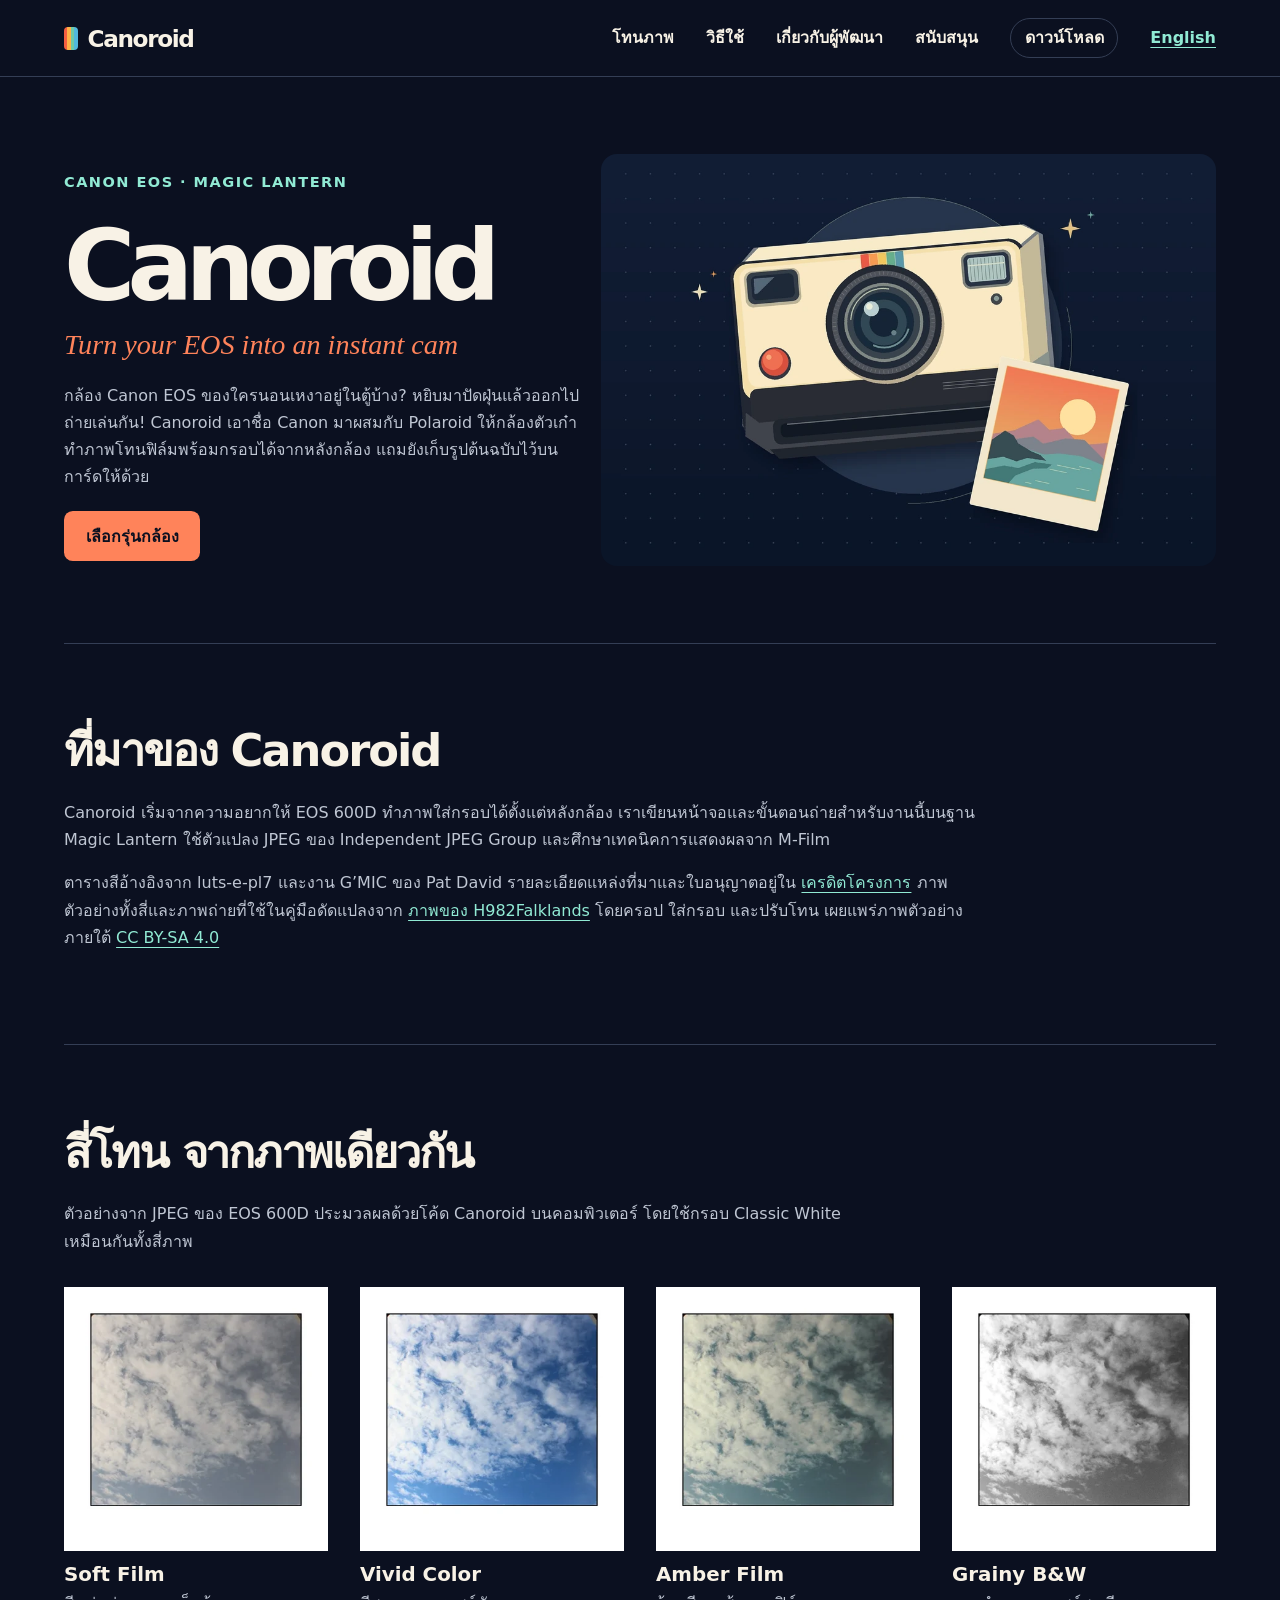
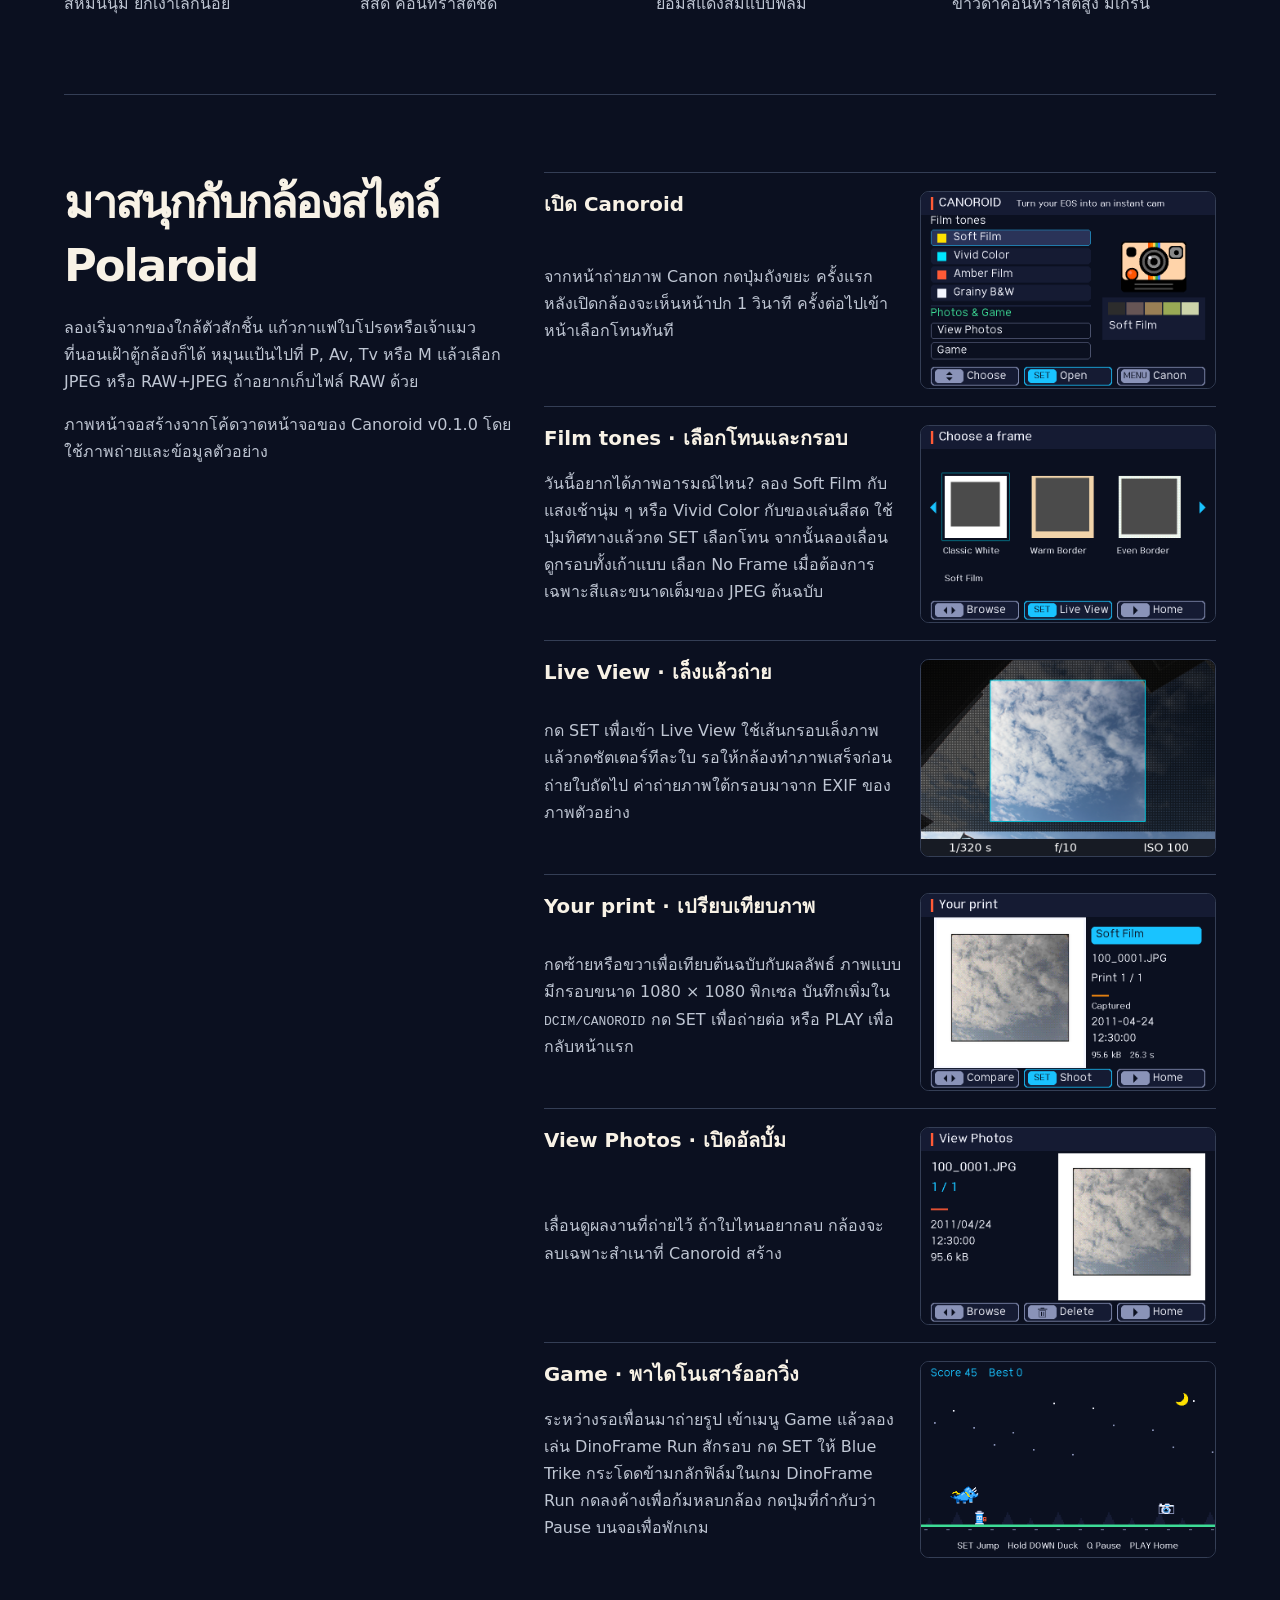
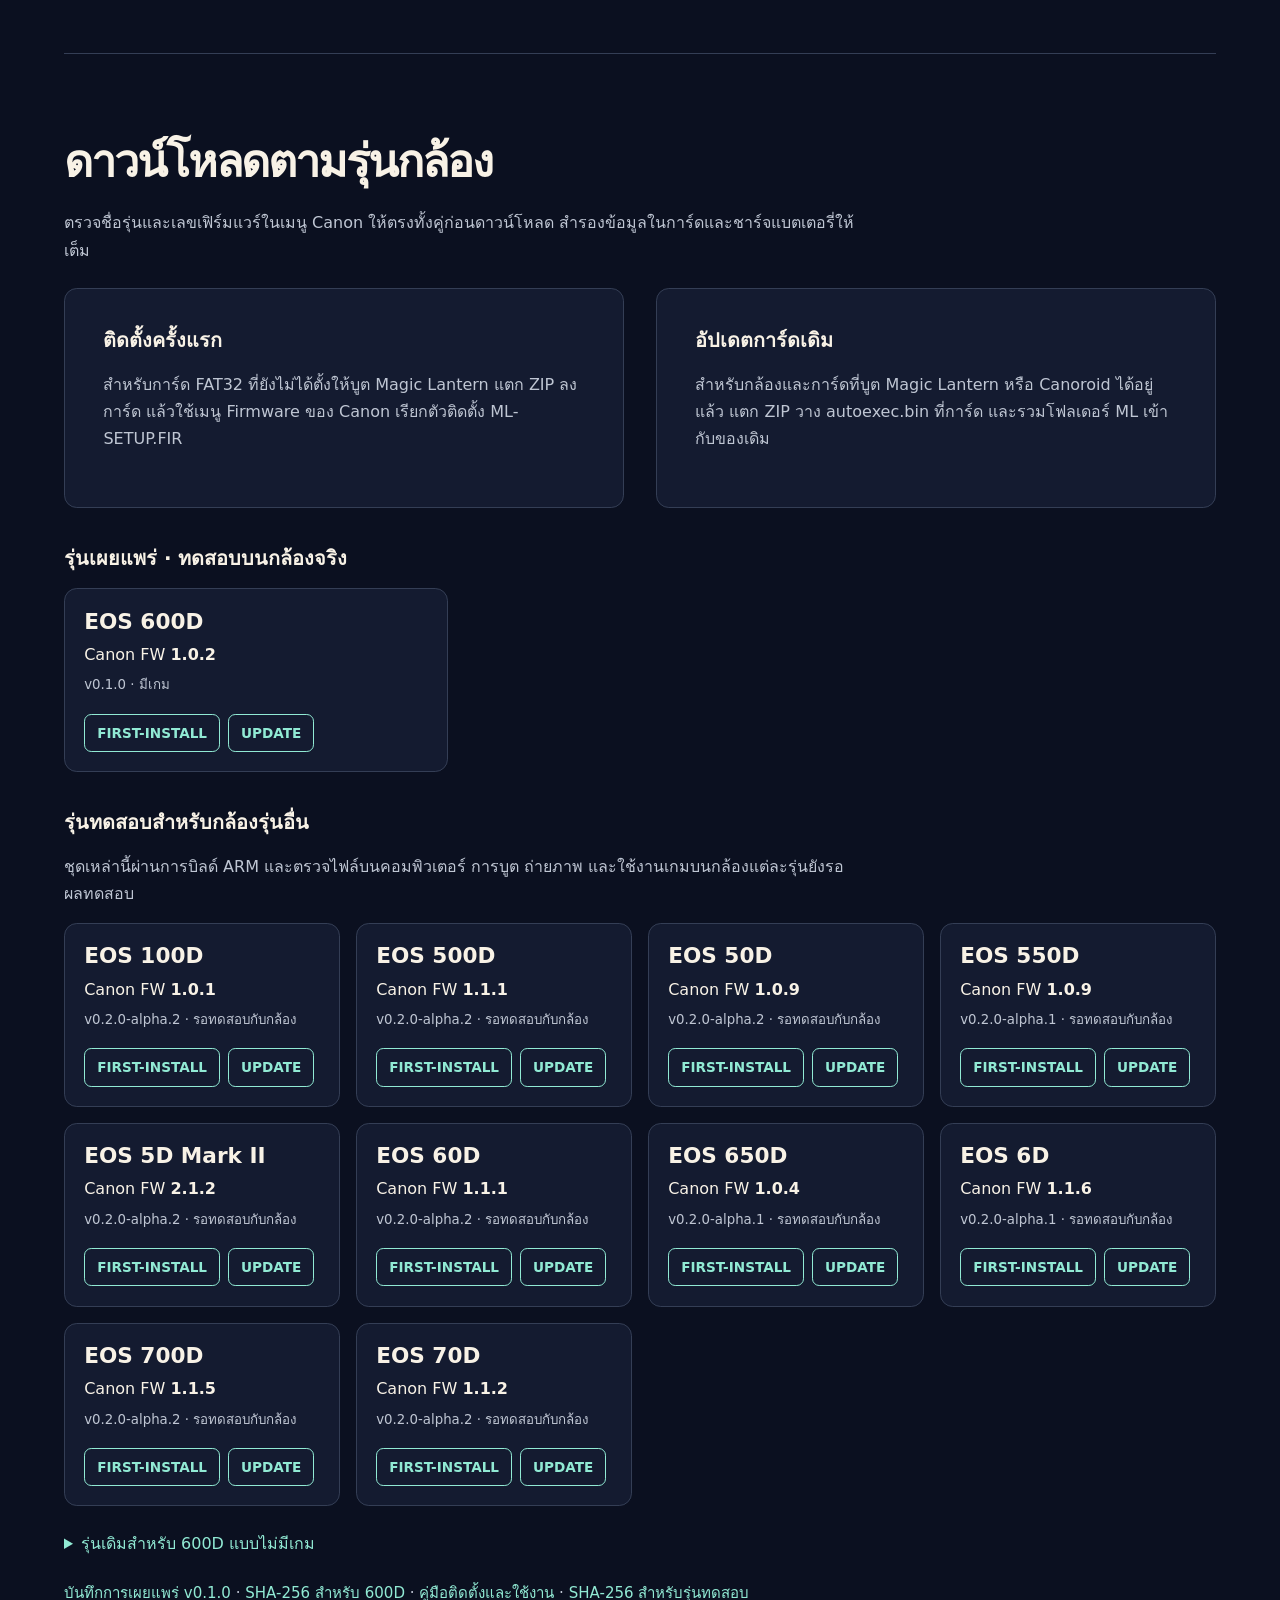
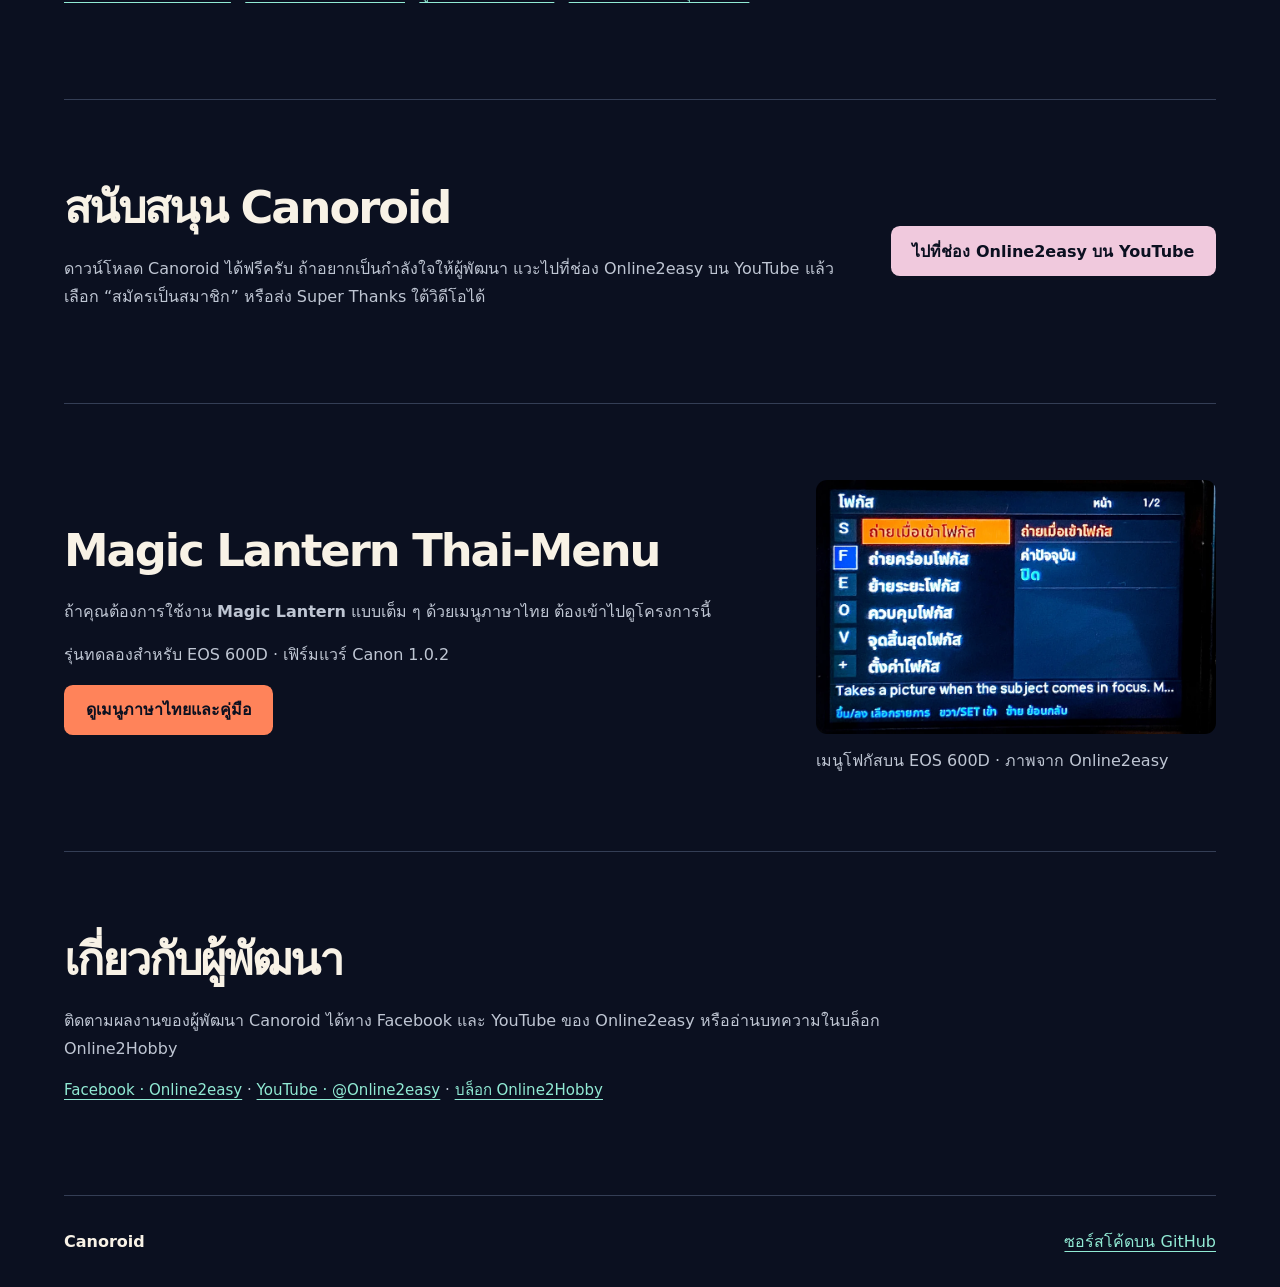
<file: index.html>
<!doctype html>
<html lang="th"><head><meta charset="utf-8"><meta name="viewport" content="width=device-width,initial-scale=1"><meta name="theme-color" content="#0b1020"><title>Canoroid — ภาพโทนฟิล์มบนกล้อง Canon EOS</title><meta name="description" content="เลือกโทนฟิล์มและกรอบภาพบนกล้อง Canon EOS ดูรายชื่อกล้อง เฟิร์มแวร์ที่ตรงรุ่น และดาวน์โหลด Canoroid"><link rel="stylesheet" href="style.css?v=thai-menu">
<header><nav><a class="brand" href="#top" lang="en"><i></i>Canoroid</a><div><a href="#tones">โทนภาพ</a><a href="#guide">วิธีใช้</a><a href="#developer">เกี่ยวกับผู้พัฒนา</a><a href="#support">สนับสนุน</a><a class="navdl" href="#download">ดาวน์โหลด</a><a href="en.html" hreflang="en" lang="en" class="language">English</a></div></nav></header>
<main id="top"><section class="hero"><div><p class="spec">CANON EOS · MAGIC LANTERN</p><h1>Canoroid</h1><p class="tag">Turn your EOS into an instant cam</p><p>กล้อง Canon EOS ของใครนอนเหงาอยู่ในตู้บ้าง? หยิบมาปัดฝุ่นแล้วออกไปถ่ายเล่นกัน! Canoroid เอาชื่อ Canon มาผสมกับ Polaroid ให้กล้องตัวเก๋าทำภาพโทนฟิล์มพร้อมกรอบได้จากหลังกล้อง แถมยังเก็บรูปต้นฉบับไว้บนการ์ดให้ด้วย</p><a class="button" href="#download">เลือกรุ่นกล้อง</a></div><img fetchpriority="high" width="1000" height="670" src="hero.webp" alt="ภาพประกอบกล้องอินสแตนต์สีครีมแถบรุ้งและภาพพิมพ์ริมทะเล"></section>
<section class="credits"><h2>ที่มาของ Canoroid</h2><p>Canoroid เริ่มจากความอยากให้ EOS 600D ทำภาพใส่กรอบได้ตั้งแต่หลังกล้อง เราเขียนหน้าจอและขั้นตอนถ่ายสำหรับงานนี้บนฐาน Magic Lantern ใช้ตัวแปลง JPEG ของ Independent JPEG Group และศึกษาเทคนิคการแสดงผลจาก M-Film</p>
<p>ตารางสีอ้างอิงจาก luts-e-pl7 และงาน G’MIC ของ Pat David รายละเอียดแหล่งที่มาและใบอนุญาตอยู่ใน <a href="https://github.com/pongallery/Canoroid/blob/v0.1.0/firmware/CANOROID.md#%E0%B9%80%E0%B8%84%E0%B8%A3%E0%B8%94%E0%B8%B4%E0%B8%95">เครดิตโครงการ</a> ภาพตัวอย่างทั้งสี่และภาพถ่ายที่ใช้ในคู่มือดัดแปลงจาก <a href="https://commons.wikimedia.org/wiki/File:Canon_EOS_600D_Example.jpg">ภาพของ H982Falklands</a> โดยครอป ใส่กรอบ และปรับโทน เผยแพร่ภาพตัวอย่างภายใต้ <a href="https://creativecommons.org/licenses/by-sa/4.0/">CC BY-SA 4.0</a></p></section>
<section id="tones"><h2>สี่โทน จากภาพเดียวกัน</h2><p>ตัวอย่างจาก JPEG ของ EOS 600D ประมวลผลด้วยโค้ด Canoroid บนคอมพิวเตอร์ โดยใช้กรอบ Classic White เหมือนกันทั้งสี่ภาพ</p><div class="prints">
<figure><img src="tone1.webp" width="400" height="400" alt="ตัวอย่างภาพโทน Soft Film"><figcaption><strong>Soft Film</strong>สีหม่นนุ่ม ยกเงาเล็กน้อย</figcaption></figure>
<figure><img src="tone2.webp" width="400" height="400" alt="ตัวอย่างภาพโทน Vivid Color"><figcaption><strong>Vivid Color</strong>สีสด คอนทราสต์ชัด</figcaption></figure>
<figure><img src="tone3.webp" width="400" height="400" alt="ตัวอย่างภาพโทน Amber Film"><figcaption><strong>Amber Film</strong>ย้อมสีแดงส้มแบบฟิล์ม</figcaption></figure>
<figure><img src="tone4.webp" width="400" height="400" alt="ตัวอย่างภาพโทน Grainy B&amp;W"><figcaption><strong>Grainy B&amp;W</strong>ขาวดำคอนทราสต์สูง มีเกรน</figcaption></figure></div></section>
<section class="split" id="guide"><div><h2>มาสนุกกับกล้องสไตล์ Polaroid</h2><p>ลองเริ่มจากของใกล้ตัวสักชิ้น แก้วกาแฟใบโปรดหรือเจ้าแมวที่นอนเฝ้าตู้กล้องก็ได้ หมุนแป้นไปที่ P, Av, Tv หรือ M แล้วเลือก JPEG หรือ RAW+JPEG ถ้าอยากเก็บไฟล์ RAW ด้วย</p><p>ภาพหน้าจอสร้างจากโค้ดวาดหน้าจอของ Canoroid v0.1.0 โดยใช้ภาพถ่ายและข้อมูลตัวอย่าง</p></div><div class="steps">
<article><a class="screen-link" href="guide/home.35c10fb0ef.webp" title="เปิดภาพหน้าจอขนาดเต็ม"><img src="guide/home.35c10fb0ef.webp" width="720" height="480" loading="lazy" alt="หน้าแรกพร้อมรายการโทนสี"></a><h3>เปิด Canoroid</h3><p>จากหน้าถ่ายภาพ Canon กดปุ่มถังขยะ ครั้งแรกหลังเปิดกล้องจะเห็นหน้าปก 1 วินาที ครั้งต่อไปเข้าหน้าเลือกโทนทันที</p></article>
<article><a class="screen-link" href="guide/frames.f256ffbc16.webp" title="เปิดภาพหน้าจอขนาดเต็ม"><img src="guide/frames.f256ffbc16.webp" width="720" height="480" loading="lazy" alt="ตัวอย่างกรอบสามแบบในหน้าเลือกกรอบ"></a><h3>Film tones · เลือกโทนและกรอบ</h3><p>วันนี้อยากได้ภาพอารมณ์ไหน? ลอง Soft Film กับแสงเช้านุ่ม ๆ หรือ Vivid Color กับของเล่นสีสด ใช้ปุ่มทิศทางแล้วกด SET เลือกโทน จากนั้นลองเลื่อนดูกรอบทั้งเก้าแบบ เลือก No Frame เมื่อต้องการเฉพาะสีและขนาดเต็มของ JPEG ต้นฉบับ</p></article>
<article><a class="screen-link" href="guide/live.0fa85965a6.webp" title="เปิดภาพหน้าจอขนาดเต็ม"><img src="guide/live.0fa85965a6.webp" width="720" height="480" loading="lazy" alt="เส้นไกด์สีฟ้าครอบพื้นที่เล็งภาพ"></a><h3>Live View · เล็งแล้วถ่าย</h3><p>กด SET เพื่อเข้า Live View ใช้เส้นกรอบเล็งภาพแล้วกดชัตเตอร์ทีละใบ รอให้กล้องทำภาพเสร็จก่อนถ่ายใบถัดไป ค่าถ่ายภาพใต้กรอบมาจาก EXIF ของภาพตัวอย่าง</p></article>
<article><a class="screen-link" href="guide/result.06f97ba31c.webp" title="เปิดภาพหน้าจอขนาดเต็ม"><img src="guide/result.06f97ba31c.webp" width="720" height="480" loading="lazy" alt="ภาพใส่กรอบและปุ่มเปรียบเทียบ"></a><h3>Your print · เปรียบเทียบภาพ</h3><p>กดซ้ายหรือขวาเพื่อเทียบต้นฉบับกับผลลัพธ์ ภาพแบบมีกรอบขนาด 1080 × 1080 พิกเซล บันทึกเพิ่มใน <code>DCIM/CANOROID</code> กด SET เพื่อถ่ายต่อ หรือ PLAY เพื่อกลับหน้าแรก</p></article>
<article><a class="screen-link" href="guide/photos.c753885eec.webp" title="เปิดภาพหน้าจอขนาดเต็ม"><img src="guide/photos.c753885eec.webp" width="720" height="480" loading="lazy" alt="อัลบั้มภาพพร้อมปุ่มเลื่อนดูและลบ"></a><h3>View Photos · เปิดอัลบั้ม</h3><p>เลื่อนดูผลงานที่ถ่ายไว้ ถ้าใบไหนอยากลบ กล้องจะลบเฉพาะสำเนาที่ Canoroid สร้าง</p></article>
<article><a class="screen-link" href="guide/game.80b33c57ed.webp" title="เปิดภาพหน้าจอขนาดเต็ม"><img src="guide/game.80b33c57ed.webp" width="720" height="480" loading="lazy" alt="Blue Trike กระโดดข้ามกลักฟิล์มในเกม DinoFrame Run"></a><h3>Game · พาไดโนเสาร์ออกวิ่ง</h3><p>ระหว่างรอเพื่อนมาถ่ายรูป เข้าเมนู Game แล้วลองเล่น DinoFrame Run สักรอบ กด SET ให้ Blue Trike กระโดดข้ามกลักฟิล์มในเกม DinoFrame Run กดลงค้างเพื่อก้มหลบกล้อง กดปุ่มที่กำกับว่า Pause บนจอเพื่อพักเกม</p></article></div></section>
<section id="download"><h2>ดาวน์โหลดตามรุ่นกล้อง</h2><p>ตรวจชื่อรุ่นและเลขเฟิร์มแวร์ในเมนู Canon ให้ตรงทั้งคู่ก่อนดาวน์โหลด สำรองข้อมูลในการ์ดและชาร์จแบตเตอรี่ให้เต็ม</p><div class="options">
<article><h3>ติดตั้งครั้งแรก</h3><p>สำหรับการ์ด FAT32 ที่ยังไม่ได้ตั้งให้บูต Magic Lantern แตก ZIP ลงการ์ด แล้วใช้เมนู Firmware ของ Canon เรียกตัวติดตั้ง ML-SETUP.FIR</p></article>
<article><h3>อัปเดตการ์ดเดิม</h3><p>สำหรับกล้องและการ์ดที่บูต Magic Lantern หรือ Canoroid ได้อยู่แล้ว แตก ZIP วาง autoexec.bin ที่การ์ด และรวมโฟลเดอร์ ML เข้ากับของเดิม</p></article></div><h3>รุ่นเผยแพร่ · ทดสอบบนกล้องจริง</h3><div class="camera-list"><article class="camera"><h4>EOS 600D</h4><p>Canon FW <b>1.0.2</b></p><small>v0.1.0 · มีเกม</small><div class="camera-actions"><a href="https://raw.githubusercontent.com/pongallery/Canoroid/v0.1.0/downloads/Canoroid-v0.1.0-FIRST-INSTALL.zip" aria-label="EOS 600D 1.0.2 v0.1.0 FIRST-INSTALL">FIRST-INSTALL</a><a href="https://raw.githubusercontent.com/pongallery/Canoroid/v0.1.0/downloads/Canoroid-v0.1.0-UPDATE.zip" aria-label="EOS 600D 1.0.2 v0.1.0 UPDATE">UPDATE</a></div></article></div><h3>รุ่นทดสอบสำหรับกล้องรุ่นอื่น</h3><p>ชุดเหล่านี้ผ่านการบิลด์ ARM และตรวจไฟล์บนคอมพิวเตอร์ การบูต ถ่ายภาพ และใช้งานเกมบนกล้องแต่ละรุ่นยังรอผลทดสอบ</p><div class="camera-list"><article class="camera"><h4>EOS 100D</h4><p>Canon FW <b>1.0.1</b></p><small>v0.2.0-alpha.2 · รอทดสอบกับกล้อง</small><div class="camera-actions"><a href="https://raw.githubusercontent.com/pongallery/Canoroid/308c43edd4e3c8ea49bf02ed493aaad8c54769ae/ports-preview/Canoroid-v0.2.0-alpha.2-100D.101-FIRST-INSTALL.zip" aria-label="EOS 100D 1.0.1 v0.2.0-alpha.2 FIRST-INSTALL">FIRST-INSTALL</a><a href="https://raw.githubusercontent.com/pongallery/Canoroid/308c43edd4e3c8ea49bf02ed493aaad8c54769ae/ports-preview/Canoroid-v0.2.0-alpha.2-100D.101-UPDATE.zip" aria-label="EOS 100D 1.0.1 v0.2.0-alpha.2 UPDATE">UPDATE</a></div></article><article class="camera"><h4>EOS 500D</h4><p>Canon FW <b>1.1.1</b></p><small>v0.2.0-alpha.2 · รอทดสอบกับกล้อง</small><div class="camera-actions"><a href="https://raw.githubusercontent.com/pongallery/Canoroid/308c43edd4e3c8ea49bf02ed493aaad8c54769ae/ports-preview/Canoroid-v0.2.0-alpha.2-500D.111-FIRST-INSTALL.zip" aria-label="EOS 500D 1.1.1 v0.2.0-alpha.2 FIRST-INSTALL">FIRST-INSTALL</a><a href="https://raw.githubusercontent.com/pongallery/Canoroid/308c43edd4e3c8ea49bf02ed493aaad8c54769ae/ports-preview/Canoroid-v0.2.0-alpha.2-500D.111-UPDATE.zip" aria-label="EOS 500D 1.1.1 v0.2.0-alpha.2 UPDATE">UPDATE</a></div></article><article class="camera"><h4>EOS 50D</h4><p>Canon FW <b>1.0.9</b></p><small>v0.2.0-alpha.2 · รอทดสอบกับกล้อง</small><div class="camera-actions"><a href="https://raw.githubusercontent.com/pongallery/Canoroid/308c43edd4e3c8ea49bf02ed493aaad8c54769ae/ports-preview/Canoroid-v0.2.0-alpha.2-50D.109-FIRST-INSTALL.zip" aria-label="EOS 50D 1.0.9 v0.2.0-alpha.2 FIRST-INSTALL">FIRST-INSTALL</a><a href="https://raw.githubusercontent.com/pongallery/Canoroid/308c43edd4e3c8ea49bf02ed493aaad8c54769ae/ports-preview/Canoroid-v0.2.0-alpha.2-50D.109-UPDATE.zip" aria-label="EOS 50D 1.0.9 v0.2.0-alpha.2 UPDATE">UPDATE</a></div></article><article class="camera"><h4>EOS 550D</h4><p>Canon FW <b>1.0.9</b></p><small>v0.2.0-alpha.1 · รอทดสอบกับกล้อง</small><div class="camera-actions"><a href="https://raw.githubusercontent.com/pongallery/Canoroid/308c43edd4e3c8ea49bf02ed493aaad8c54769ae/ports-preview/Canoroid-v0.2.0-alpha.1-550D.109-FIRST-INSTALL.zip" aria-label="EOS 550D 1.0.9 v0.2.0-alpha.1 FIRST-INSTALL">FIRST-INSTALL</a><a href="https://raw.githubusercontent.com/pongallery/Canoroid/308c43edd4e3c8ea49bf02ed493aaad8c54769ae/ports-preview/Canoroid-v0.2.0-alpha.1-550D.109-UPDATE.zip" aria-label="EOS 550D 1.0.9 v0.2.0-alpha.1 UPDATE">UPDATE</a></div></article><article class="camera"><h4>EOS 5D Mark II</h4><p>Canon FW <b>2.1.2</b></p><small>v0.2.0-alpha.2 · รอทดสอบกับกล้อง</small><div class="camera-actions"><a href="https://raw.githubusercontent.com/pongallery/Canoroid/308c43edd4e3c8ea49bf02ed493aaad8c54769ae/ports-preview/Canoroid-v0.2.0-alpha.2-5D2.212-FIRST-INSTALL.zip" aria-label="EOS 5D Mark II 2.1.2 v0.2.0-alpha.2 FIRST-INSTALL">FIRST-INSTALL</a><a href="https://raw.githubusercontent.com/pongallery/Canoroid/308c43edd4e3c8ea49bf02ed493aaad8c54769ae/ports-preview/Canoroid-v0.2.0-alpha.2-5D2.212-UPDATE.zip" aria-label="EOS 5D Mark II 2.1.2 v0.2.0-alpha.2 UPDATE">UPDATE</a></div></article><article class="camera"><h4>EOS 60D</h4><p>Canon FW <b>1.1.1</b></p><small>v0.2.0-alpha.2 · รอทดสอบกับกล้อง</small><div class="camera-actions"><a href="https://raw.githubusercontent.com/pongallery/Canoroid/308c43edd4e3c8ea49bf02ed493aaad8c54769ae/ports-preview/Canoroid-v0.2.0-alpha.2-60D.111-FIRST-INSTALL.zip" aria-label="EOS 60D 1.1.1 v0.2.0-alpha.2 FIRST-INSTALL">FIRST-INSTALL</a><a href="https://raw.githubusercontent.com/pongallery/Canoroid/308c43edd4e3c8ea49bf02ed493aaad8c54769ae/ports-preview/Canoroid-v0.2.0-alpha.2-60D.111-UPDATE.zip" aria-label="EOS 60D 1.1.1 v0.2.0-alpha.2 UPDATE">UPDATE</a></div></article><article class="camera"><h4>EOS 650D</h4><p>Canon FW <b>1.0.4</b></p><small>v0.2.0-alpha.1 · รอทดสอบกับกล้อง</small><div class="camera-actions"><a href="https://raw.githubusercontent.com/pongallery/Canoroid/308c43edd4e3c8ea49bf02ed493aaad8c54769ae/ports-preview/Canoroid-v0.2.0-alpha.1-650D.104-FIRST-INSTALL.zip" aria-label="EOS 650D 1.0.4 v0.2.0-alpha.1 FIRST-INSTALL">FIRST-INSTALL</a><a href="https://raw.githubusercontent.com/pongallery/Canoroid/308c43edd4e3c8ea49bf02ed493aaad8c54769ae/ports-preview/Canoroid-v0.2.0-alpha.1-650D.104-UPDATE.zip" aria-label="EOS 650D 1.0.4 v0.2.0-alpha.1 UPDATE">UPDATE</a></div></article><article class="camera"><h4>EOS 6D</h4><p>Canon FW <b>1.1.6</b></p><small>v0.2.0-alpha.1 · รอทดสอบกับกล้อง</small><div class="camera-actions"><a href="https://raw.githubusercontent.com/pongallery/Canoroid/308c43edd4e3c8ea49bf02ed493aaad8c54769ae/ports-preview/Canoroid-v0.2.0-alpha.1-6D.116-FIRST-INSTALL.zip" aria-label="EOS 6D 1.1.6 v0.2.0-alpha.1 FIRST-INSTALL">FIRST-INSTALL</a><a href="https://raw.githubusercontent.com/pongallery/Canoroid/308c43edd4e3c8ea49bf02ed493aaad8c54769ae/ports-preview/Canoroid-v0.2.0-alpha.1-6D.116-UPDATE.zip" aria-label="EOS 6D 1.1.6 v0.2.0-alpha.1 UPDATE">UPDATE</a></div></article><article class="camera"><h4>EOS 700D</h4><p>Canon FW <b>1.1.5</b></p><small>v0.2.0-alpha.2 · รอทดสอบกับกล้อง</small><div class="camera-actions"><a href="https://raw.githubusercontent.com/pongallery/Canoroid/308c43edd4e3c8ea49bf02ed493aaad8c54769ae/ports-preview/Canoroid-v0.2.0-alpha.2-700D.115-FIRST-INSTALL.zip" aria-label="EOS 700D 1.1.5 v0.2.0-alpha.2 FIRST-INSTALL">FIRST-INSTALL</a><a href="https://raw.githubusercontent.com/pongallery/Canoroid/308c43edd4e3c8ea49bf02ed493aaad8c54769ae/ports-preview/Canoroid-v0.2.0-alpha.2-700D.115-UPDATE.zip" aria-label="EOS 700D 1.1.5 v0.2.0-alpha.2 UPDATE">UPDATE</a></div></article><article class="camera"><h4>EOS 70D</h4><p>Canon FW <b>1.1.2</b></p><small>v0.2.0-alpha.2 · รอทดสอบกับกล้อง</small><div class="camera-actions"><a href="https://raw.githubusercontent.com/pongallery/Canoroid/308c43edd4e3c8ea49bf02ed493aaad8c54769ae/ports-preview/Canoroid-v0.2.0-alpha.2-70D.112-FIRST-INSTALL.zip" aria-label="EOS 70D 1.1.2 v0.2.0-alpha.2 FIRST-INSTALL">FIRST-INSTALL</a><a href="https://raw.githubusercontent.com/pongallery/Canoroid/308c43edd4e3c8ea49bf02ed493aaad8c54769ae/ports-preview/Canoroid-v0.2.0-alpha.2-70D.112-UPDATE.zip" aria-label="EOS 70D 1.1.2 v0.2.0-alpha.2 UPDATE">UPDATE</a></div></article></div><details><summary>รุ่นเดิมสำหรับ 600D แบบไม่มีเกม</summary><div class="camera-list"><article class="camera"><h4>EOS 600D</h4><p>Canon FW <b>1.0.2</b></p><small>v0.1.0-alpha.26 · ไม่มีเกม</small><div class="camera-actions"><a href="https://raw.githubusercontent.com/pongallery/Canoroid/v0.1.0/downloads/Canoroid-v0.1.0-alpha.26-FIRST-INSTALL.zip" aria-label="EOS 600D 1.0.2 v0.1.0-alpha.26 FIRST-INSTALL">FIRST-INSTALL</a><a href="https://raw.githubusercontent.com/pongallery/Canoroid/v0.1.0/downloads/Canoroid-v0.1.0-alpha.26-UPDATE.zip" aria-label="EOS 600D 1.0.2 v0.1.0-alpha.26 UPDATE">UPDATE</a></div></article></div></details><p class="links"><a href="https://github.com/pongallery/Canoroid/releases/tag/v0.1.0">บันทึกการเผยแพร่ v0.1.0</a> · <a href="https://github.com/pongallery/Canoroid/blob/v0.1.0/downloads/SHA256SUMS.txt">SHA-256 สำหรับ 600D</a> · <a href="https://github.com/pongallery/Canoroid/blob/v0.1.0/firmware/CANOROID.md">คู่มือติดตั้งและใช้งาน</a> · <a href="https://github.com/pongallery/Canoroid/blob/308c43edd4e3c8ea49bf02ed493aaad8c54769ae/ports-preview/SHA256SUMS.txt">SHA-256 สำหรับรุ่นทดสอบ</a></p></section>
<section id="support" class="support"><div><h2>สนับสนุน Canoroid</h2><p>ดาวน์โหลด Canoroid ได้ฟรีครับ ถ้าอยากเป็นกำลังใจให้ผู้พัฒนา แวะไปที่ช่อง Online2easy บน YouTube แล้วเลือก “สมัครเป็นสมาชิก” หรือส่ง Super Thanks ใต้วิดีโอได้</p></div><a class="button supportbtn" href="https://www.youtube.com/@Online2easy">ไปที่ช่อง Online2easy บน YouTube</a></section>
<section id="community" class="community-project">
<div><h2>Magic Lantern Thai-Menu</h2>
<p>ถ้าคุณต้องการใช้งาน <b>Magic Lantern</b> แบบเต็ม ๆ ด้วยเมนูภาษาไทย ต้องเข้าไปดูโครงการนี้</p><p>รุ่นทดลองสำหรับ EOS 600D · เฟิร์มแวร์ Canon 1.0.2</p>
<a class="button" href="https://itsamachom.github.io/EOS_ROM_MLV_Modify/">ดูเมนูภาษาไทยและคู่มือ</a></div>
<figure><img src="guide/thai-focus.webp" width="960" height="609" loading="lazy" alt="หน้าจอเมนูโฟกัสภาษาไทยบนกล้อง เลือกรายการถ่ายเมื่อเข้าโฟกัส"><figcaption>เมนูโฟกัสบน EOS 600D · ภาพจาก Online2easy</figcaption></figure>
</section>
<section id="developer" class="credits"><h2>เกี่ยวกับผู้พัฒนา</h2><p>ติดตามผลงานของผู้พัฒนา Canoroid ได้ทาง Facebook และ YouTube ของ Online2easy หรืออ่านบทความในบล็อก Online2Hobby</p>
<p class="links"><a href="https://www.facebook.com/online2easy">Facebook · Online2easy</a> · <a href="https://www.youtube.com/@Online2easy">YouTube · @Online2easy</a> · <a href="https://online2hobby.blogspot.com/">บล็อก Online2Hobby</a></p></section>
</main>
<footer><b>Canoroid</b><a href="https://github.com/pongallery/Canoroid">ซอร์สโค้ดบน GitHub</a></footer></head></html>
</file>
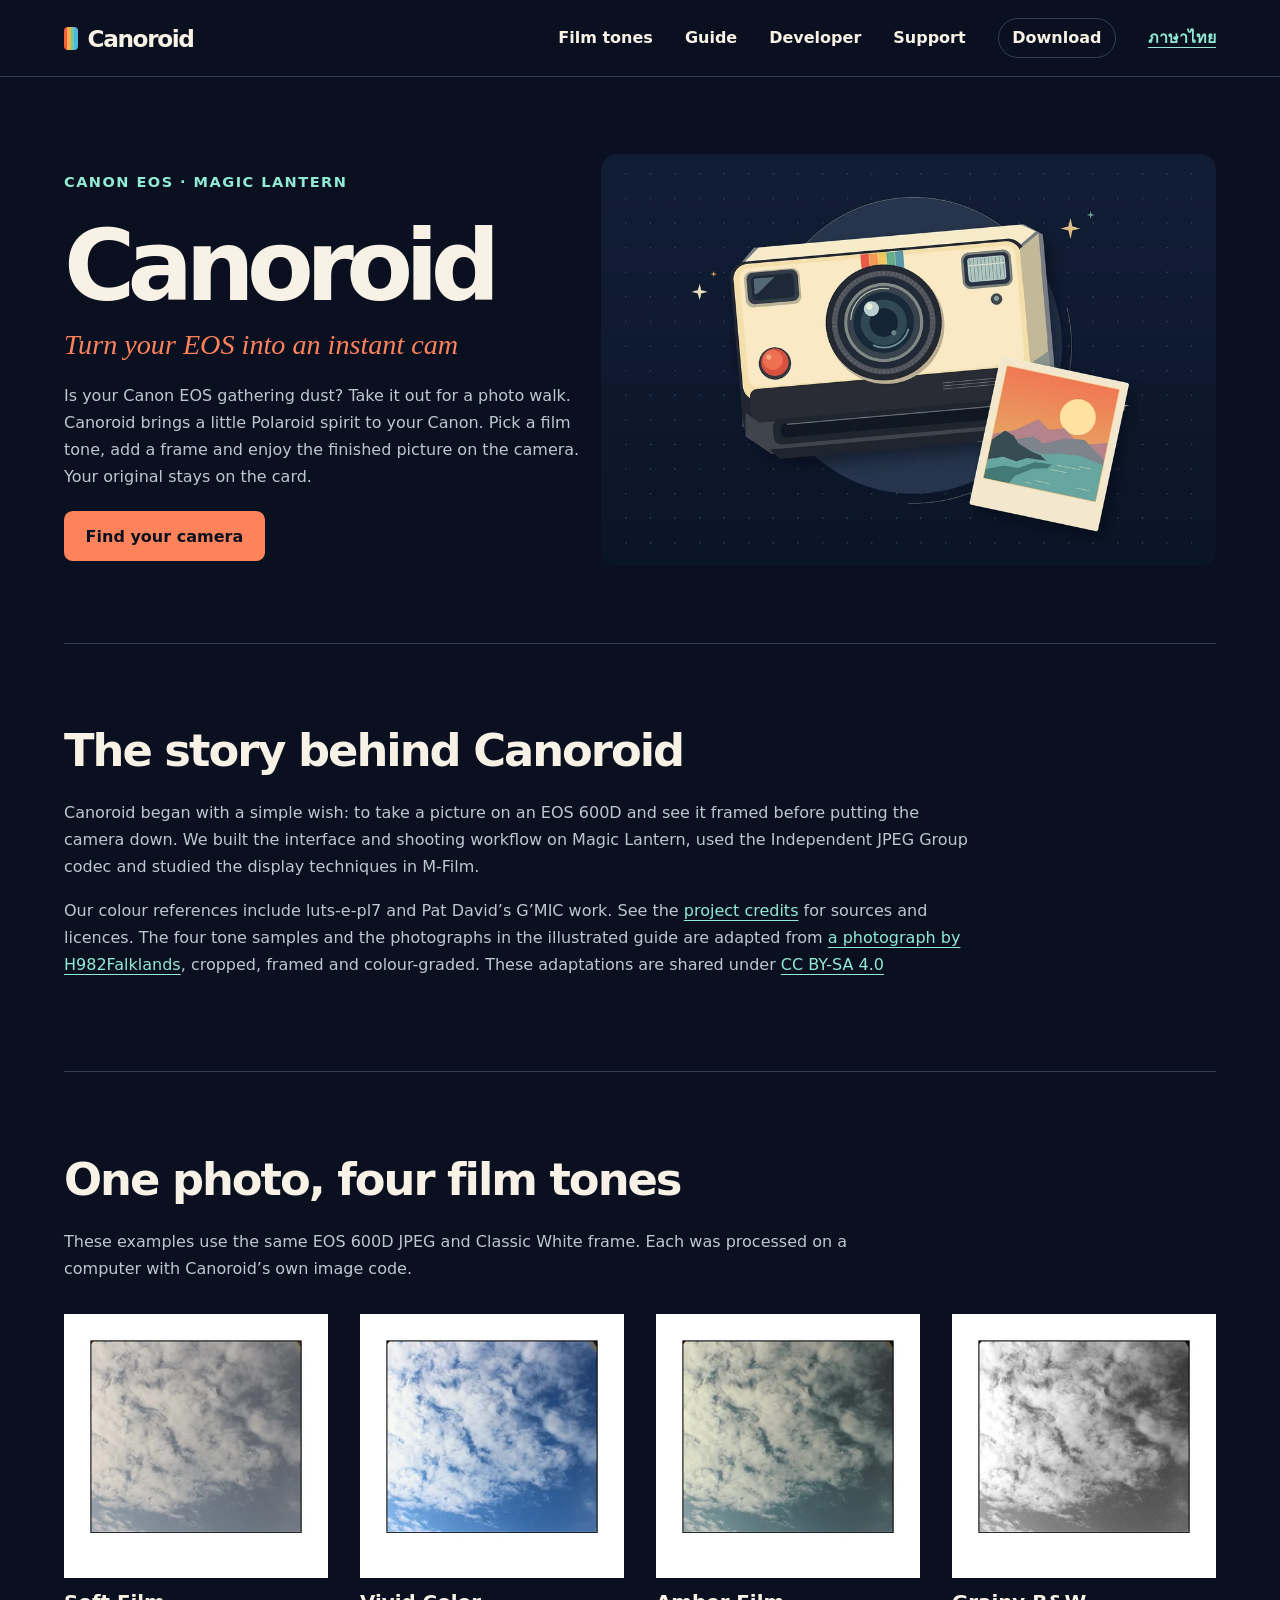
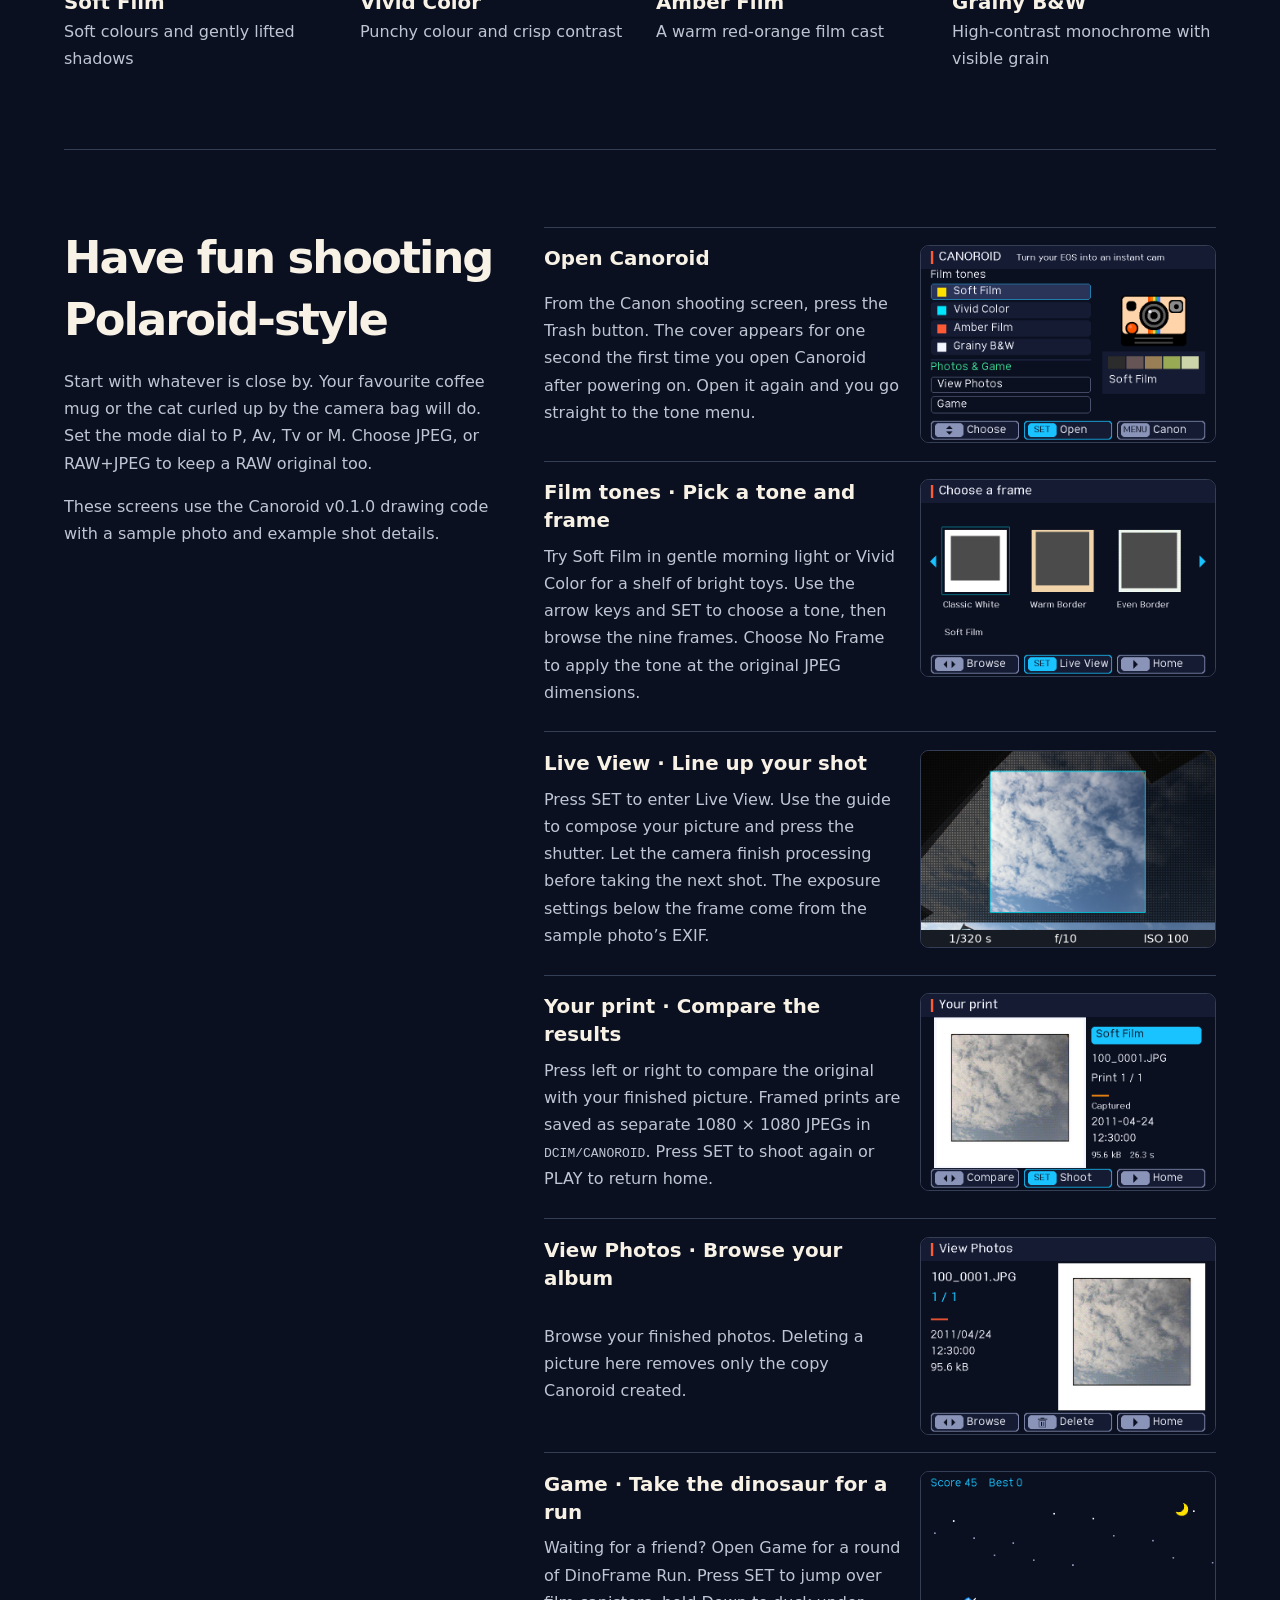
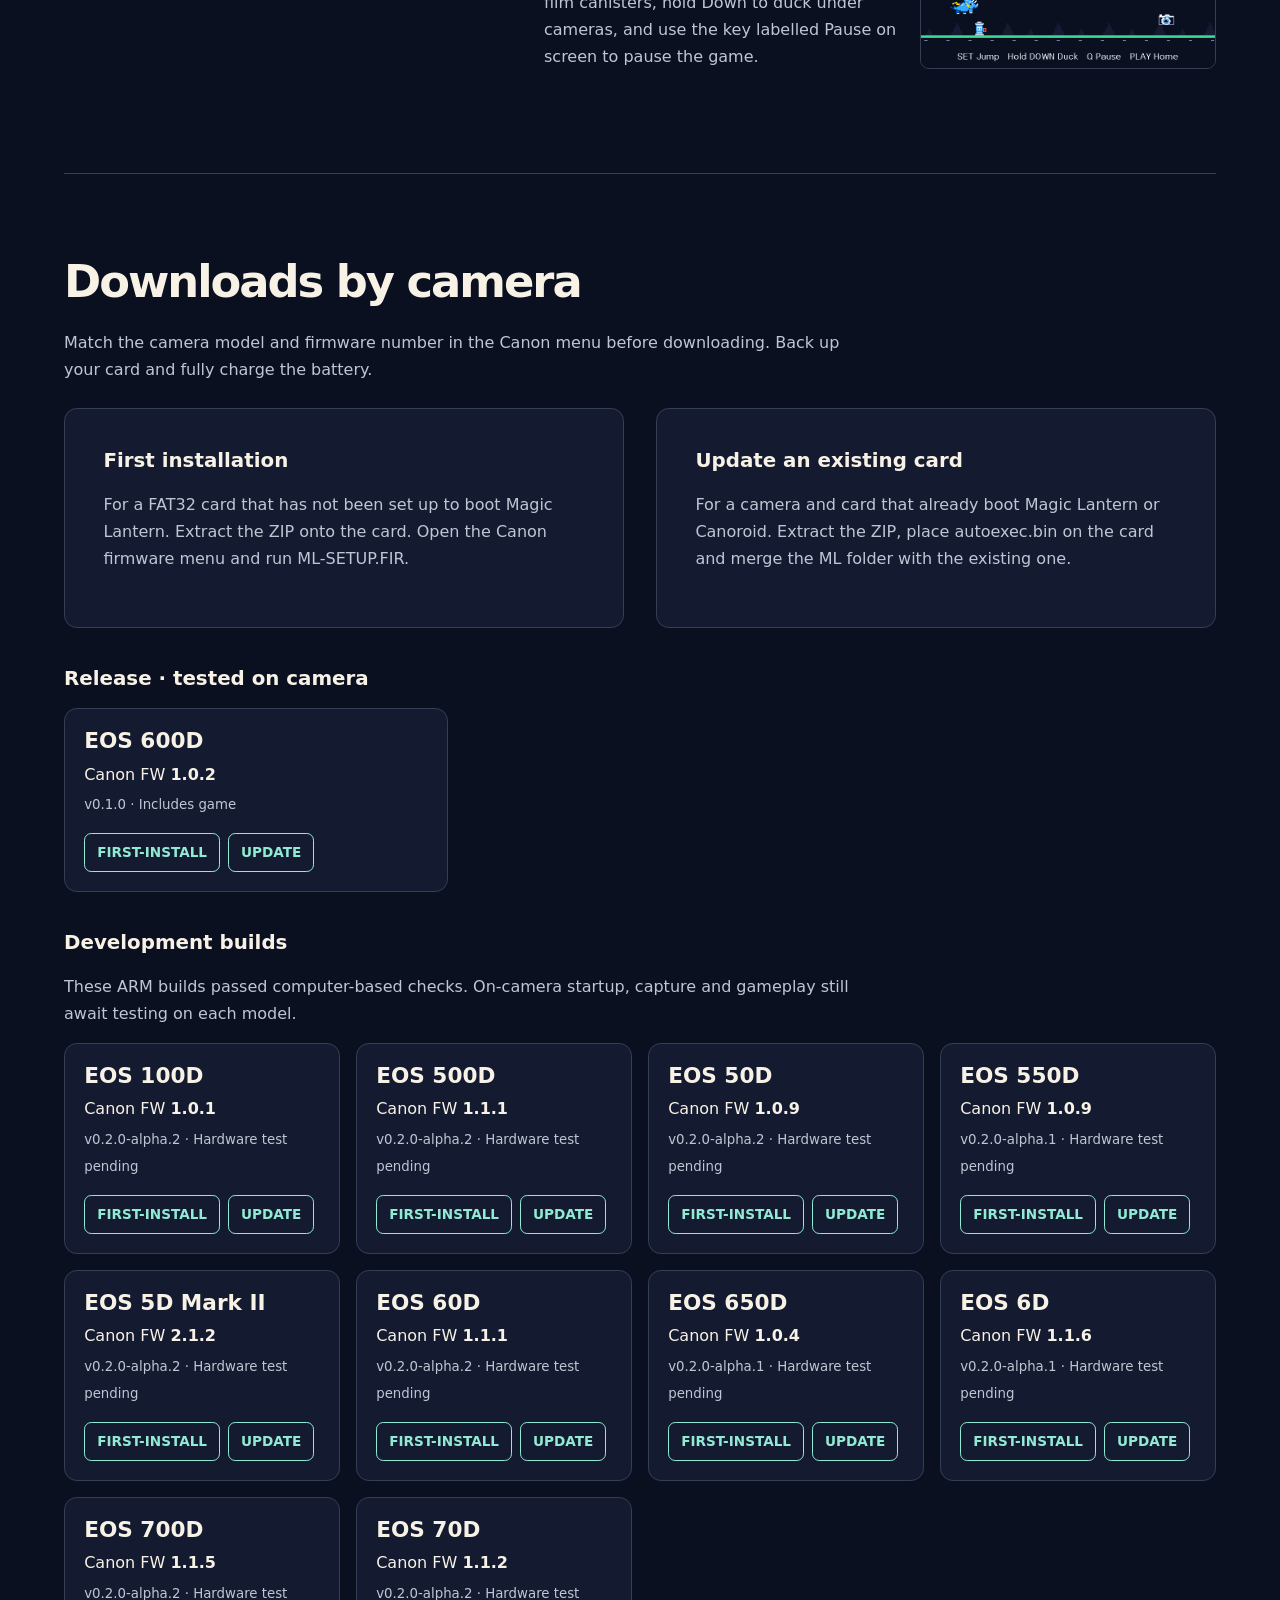
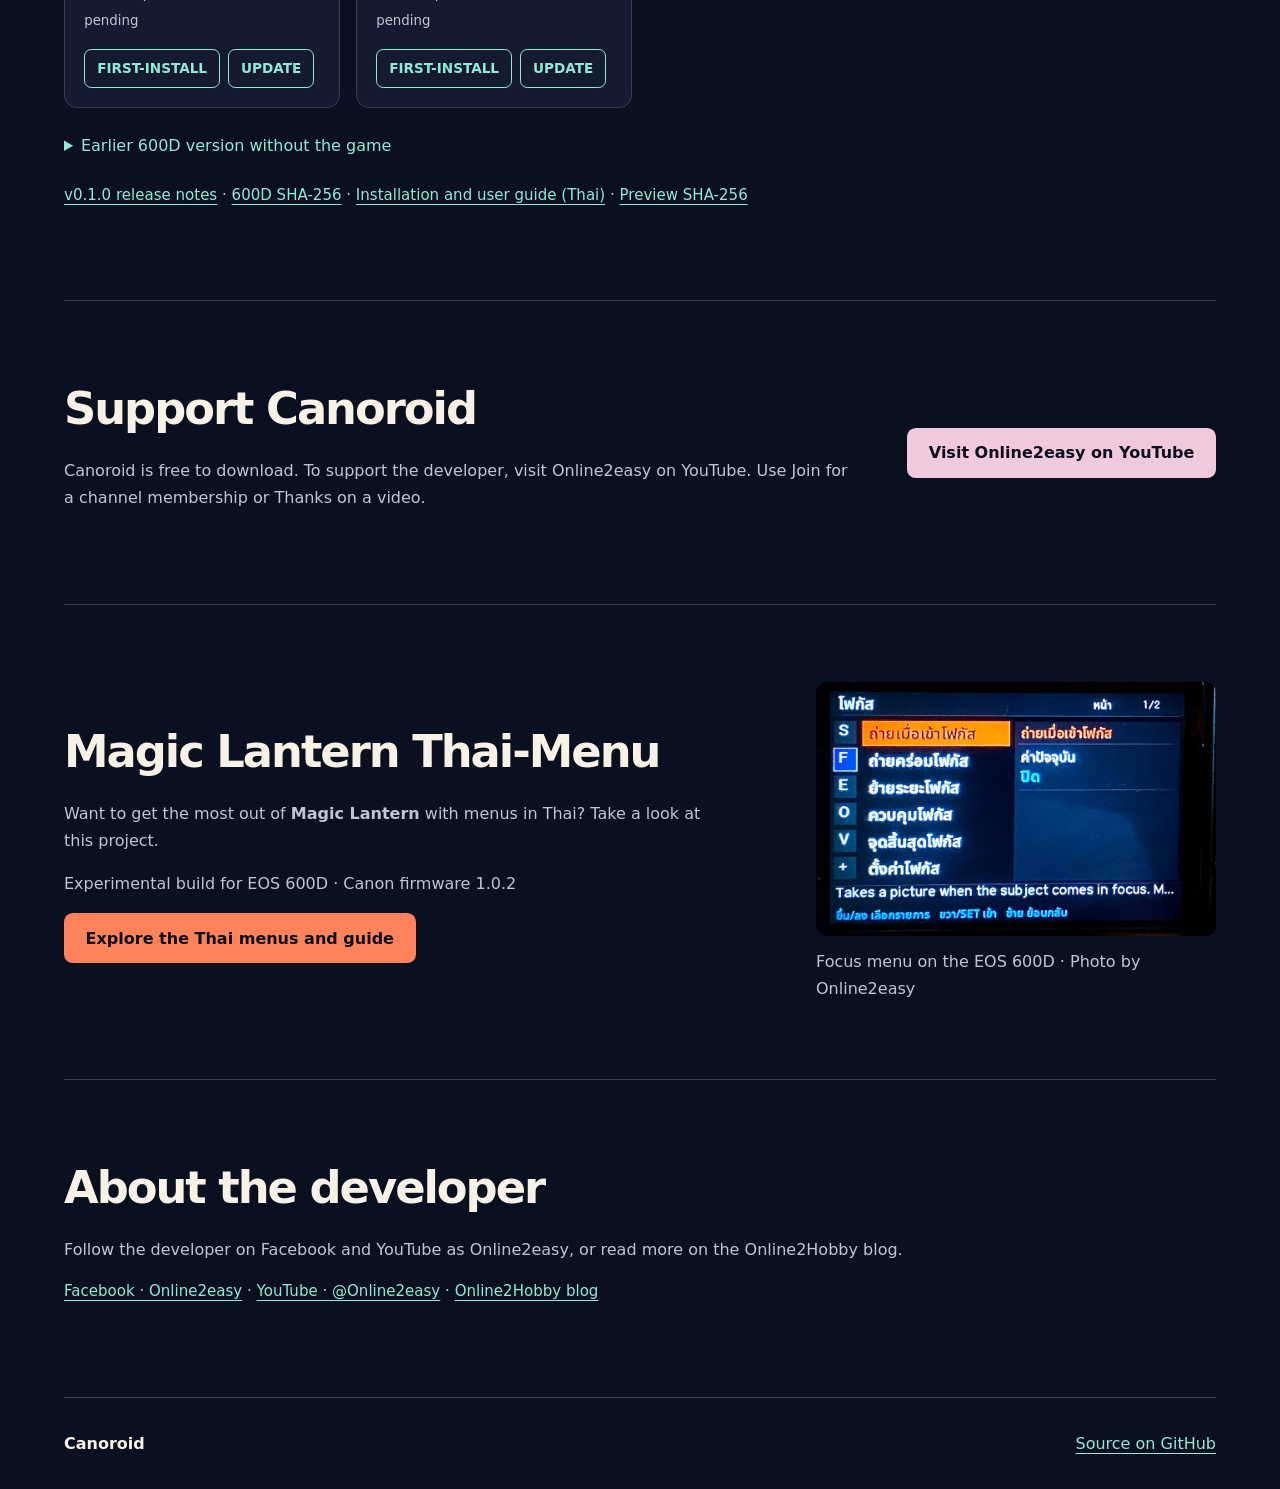
<file: en.html>
<!doctype html>
<html lang="en"><head><meta charset="utf-8"><meta name="viewport" content="width=device-width,initial-scale=1"><meta name="theme-color" content="#0b1020"><title>Canoroid — Instant-style photos on Canon EOS cameras</title><meta name="description" content="Film tones and instant frames on Canon EOS cameras. Find your camera, match its Canon firmware and download Canoroid."><link rel="stylesheet" href="style.css?v=thai-menu">
<header><nav><a class="brand" href="#top" lang="en"><i></i>Canoroid</a><div><a href="#tones">Film tones</a><a href="#guide">Guide</a><a href="#developer">Developer</a><a href="#support">Support</a><a class="navdl" href="#download">Download</a><a href="index.html" hreflang="th" lang="th" class="language">ภาษาไทย</a></div></nav></header>
<main id="top"><section class="hero"><div><p class="spec">CANON EOS · MAGIC LANTERN</p><h1>Canoroid</h1><p class="tag">Turn your EOS into an instant cam</p><p>Is your Canon EOS gathering dust? Take it out for a photo walk. Canoroid brings a little Polaroid spirit to your Canon. Pick a film tone, add a frame and enjoy the finished picture on the camera. Your original stays on the card.</p><a class="button" href="#download">Find your camera</a></div><img fetchpriority="high" width="1000" height="670" src="hero.webp" alt="Illustration of a cream instant camera with a seaside print"></section>
<section class="credits"><h2>The story behind Canoroid</h2><p>Canoroid began with a simple wish: to take a picture on an EOS 600D and see it framed before putting the camera down. We built the interface and shooting workflow on Magic Lantern, used the Independent JPEG Group codec and studied the display techniques in M-Film.</p>
<p>Our colour references include luts-e-pl7 and Pat David’s G’MIC work. See the <a href="https://github.com/pongallery/Canoroid/blob/v0.1.0/firmware/CANOROID.md#%E0%B9%80%E0%B8%84%E0%B8%A3%E0%B8%94%E0%B8%B4%E0%B8%95">project credits</a> for sources and licences. The four tone samples and the photographs in the illustrated guide are adapted from <a href="https://commons.wikimedia.org/wiki/File:Canon_EOS_600D_Example.jpg">a photograph by H982Falklands</a>, cropped, framed and colour-graded. These adaptations are shared under <a href="https://creativecommons.org/licenses/by-sa/4.0/">CC BY-SA 4.0</a></p></section>
<section id="tones"><h2>One photo, four film tones</h2><p>These examples use the same EOS 600D JPEG and Classic White frame. Each was processed on a computer with Canoroid’s own image code.</p><div class="prints">
<figure><img src="tone1.webp" width="400" height="400" alt="Soft Film sample"><figcaption><strong>Soft Film</strong>Soft colours and gently lifted shadows</figcaption></figure>
<figure><img src="tone2.webp" width="400" height="400" alt="Vivid Color sample"><figcaption><strong>Vivid Color</strong>Punchy colour and crisp contrast</figcaption></figure>
<figure><img src="tone3.webp" width="400" height="400" alt="Amber Film sample"><figcaption><strong>Amber Film</strong>A warm red-orange film cast</figcaption></figure>
<figure><img src="tone4.webp" width="400" height="400" alt="Grainy B&amp;W sample"><figcaption><strong>Grainy B&amp;W</strong>High-contrast monochrome with visible grain</figcaption></figure></div></section>
<section class="split" id="guide"><div><h2>Have fun shooting Polaroid-style</h2><p>Start with whatever is close by. Your favourite coffee mug or the cat curled up by the camera bag will do. Set the mode dial to P, Av, Tv or M. Choose JPEG, or RAW+JPEG to keep a RAW original too.</p><p>These screens use the Canoroid v0.1.0 drawing code with a sample photo and example shot details.</p></div><div class="steps">
<article><a class="screen-link" href="guide/home.35c10fb0ef.webp" title="Open full-size screen"><img src="guide/home.35c10fb0ef.webp" width="720" height="480" loading="lazy" alt="Home screen with the film tone menu"></a><h3>Open Canoroid</h3><p>From the Canon shooting screen, press the Trash button. The cover appears for one second the first time you open Canoroid after powering on. Open it again and you go straight to the tone menu.</p></article>
<article><a class="screen-link" href="guide/frames.f256ffbc16.webp" title="Open full-size screen"><img src="guide/frames.f256ffbc16.webp" width="720" height="480" loading="lazy" alt="Three frames in the frame picker"></a><h3>Film tones · Pick a tone and frame</h3><p>Try Soft Film in gentle morning light or Vivid Color for a shelf of bright toys. Use the arrow keys and SET to choose a tone, then browse the nine frames. Choose No Frame to apply the tone at the original JPEG dimensions.</p></article>
<article><a class="screen-link" href="guide/live.0fa85965a6.webp" title="Open full-size screen"><img src="guide/live.0fa85965a6.webp" width="720" height="480" loading="lazy" alt="Cyan framing guide in Live View"></a><h3>Live View · Line up your shot</h3><p>Press SET to enter Live View. Use the guide to compose your picture and press the shutter. Let the camera finish processing before taking the next shot. The exposure settings below the frame come from the sample photo’s EXIF.</p></article>
<article><a class="screen-link" href="guide/result.06f97ba31c.webp" title="Open full-size screen"><img src="guide/result.06f97ba31c.webp" width="720" height="480" loading="lazy" alt="Framed result with a Compare control"></a><h3>Your print · Compare the results</h3><p>Press left or right to compare the original with your finished picture. Framed prints are saved as separate 1080 × 1080 JPEGs in <code>DCIM/CANOROID</code>. Press SET to shoot again or PLAY to return home.</p></article>
<article><a class="screen-link" href="guide/photos.c753885eec.webp" title="Open full-size screen"><img src="guide/photos.c753885eec.webp" width="720" height="480" loading="lazy" alt="Photo browser with browse and delete controls"></a><h3>View Photos · Browse your album</h3><p>Browse your finished photos. Deleting a picture here removes only the copy Canoroid created.</p></article>
<article><a class="screen-link" href="guide/game.80b33c57ed.webp" title="Open full-size screen"><img src="guide/game.80b33c57ed.webp" width="720" height="480" loading="lazy" alt="Blue Trike jumping over a film canister in DinoFrame Run"></a><h3>Game · Take the dinosaur for a run</h3><p>Waiting for a friend? Open Game for a round of DinoFrame Run. Press SET to jump over film canisters, hold Down to duck under cameras, and use the key labelled Pause on screen to pause the game.</p></article></div></section>
<section id="download"><h2>Downloads by camera</h2><p>Match the camera model and firmware number in the Canon menu before downloading. Back up your card and fully charge the battery.</p><div class="options">
<article><h3>First installation</h3><p>For a FAT32 card that has not been set up to boot Magic Lantern. Extract the ZIP onto the card. Open the Canon firmware menu and run ML-SETUP.FIR.</p></article>
<article><h3>Update an existing card</h3><p>For a camera and card that already boot Magic Lantern or Canoroid. Extract the ZIP, place autoexec.bin on the card and merge the ML folder with the existing one.</p></article></div><h3>Release · tested on camera</h3><div class="camera-list"><article class="camera"><h4>EOS 600D</h4><p>Canon FW <b>1.0.2</b></p><small>v0.1.0 · Includes game</small><div class="camera-actions"><a href="https://raw.githubusercontent.com/pongallery/Canoroid/v0.1.0/downloads/Canoroid-v0.1.0-FIRST-INSTALL.zip" aria-label="EOS 600D 1.0.2 v0.1.0 FIRST-INSTALL">FIRST-INSTALL</a><a href="https://raw.githubusercontent.com/pongallery/Canoroid/v0.1.0/downloads/Canoroid-v0.1.0-UPDATE.zip" aria-label="EOS 600D 1.0.2 v0.1.0 UPDATE">UPDATE</a></div></article></div><h3>Development builds</h3><p>These ARM builds passed computer-based checks. On-camera startup, capture and gameplay still await testing on each model.</p><div class="camera-list"><article class="camera"><h4>EOS 100D</h4><p>Canon FW <b>1.0.1</b></p><small>v0.2.0-alpha.2 · Hardware test pending</small><div class="camera-actions"><a href="https://raw.githubusercontent.com/pongallery/Canoroid/308c43edd4e3c8ea49bf02ed493aaad8c54769ae/ports-preview/Canoroid-v0.2.0-alpha.2-100D.101-FIRST-INSTALL.zip" aria-label="EOS 100D 1.0.1 v0.2.0-alpha.2 FIRST-INSTALL">FIRST-INSTALL</a><a href="https://raw.githubusercontent.com/pongallery/Canoroid/308c43edd4e3c8ea49bf02ed493aaad8c54769ae/ports-preview/Canoroid-v0.2.0-alpha.2-100D.101-UPDATE.zip" aria-label="EOS 100D 1.0.1 v0.2.0-alpha.2 UPDATE">UPDATE</a></div></article><article class="camera"><h4>EOS 500D</h4><p>Canon FW <b>1.1.1</b></p><small>v0.2.0-alpha.2 · Hardware test pending</small><div class="camera-actions"><a href="https://raw.githubusercontent.com/pongallery/Canoroid/308c43edd4e3c8ea49bf02ed493aaad8c54769ae/ports-preview/Canoroid-v0.2.0-alpha.2-500D.111-FIRST-INSTALL.zip" aria-label="EOS 500D 1.1.1 v0.2.0-alpha.2 FIRST-INSTALL">FIRST-INSTALL</a><a href="https://raw.githubusercontent.com/pongallery/Canoroid/308c43edd4e3c8ea49bf02ed493aaad8c54769ae/ports-preview/Canoroid-v0.2.0-alpha.2-500D.111-UPDATE.zip" aria-label="EOS 500D 1.1.1 v0.2.0-alpha.2 UPDATE">UPDATE</a></div></article><article class="camera"><h4>EOS 50D</h4><p>Canon FW <b>1.0.9</b></p><small>v0.2.0-alpha.2 · Hardware test pending</small><div class="camera-actions"><a href="https://raw.githubusercontent.com/pongallery/Canoroid/308c43edd4e3c8ea49bf02ed493aaad8c54769ae/ports-preview/Canoroid-v0.2.0-alpha.2-50D.109-FIRST-INSTALL.zip" aria-label="EOS 50D 1.0.9 v0.2.0-alpha.2 FIRST-INSTALL">FIRST-INSTALL</a><a href="https://raw.githubusercontent.com/pongallery/Canoroid/308c43edd4e3c8ea49bf02ed493aaad8c54769ae/ports-preview/Canoroid-v0.2.0-alpha.2-50D.109-UPDATE.zip" aria-label="EOS 50D 1.0.9 v0.2.0-alpha.2 UPDATE">UPDATE</a></div></article><article class="camera"><h4>EOS 550D</h4><p>Canon FW <b>1.0.9</b></p><small>v0.2.0-alpha.1 · Hardware test pending</small><div class="camera-actions"><a href="https://raw.githubusercontent.com/pongallery/Canoroid/308c43edd4e3c8ea49bf02ed493aaad8c54769ae/ports-preview/Canoroid-v0.2.0-alpha.1-550D.109-FIRST-INSTALL.zip" aria-label="EOS 550D 1.0.9 v0.2.0-alpha.1 FIRST-INSTALL">FIRST-INSTALL</a><a href="https://raw.githubusercontent.com/pongallery/Canoroid/308c43edd4e3c8ea49bf02ed493aaad8c54769ae/ports-preview/Canoroid-v0.2.0-alpha.1-550D.109-UPDATE.zip" aria-label="EOS 550D 1.0.9 v0.2.0-alpha.1 UPDATE">UPDATE</a></div></article><article class="camera"><h4>EOS 5D Mark II</h4><p>Canon FW <b>2.1.2</b></p><small>v0.2.0-alpha.2 · Hardware test pending</small><div class="camera-actions"><a href="https://raw.githubusercontent.com/pongallery/Canoroid/308c43edd4e3c8ea49bf02ed493aaad8c54769ae/ports-preview/Canoroid-v0.2.0-alpha.2-5D2.212-FIRST-INSTALL.zip" aria-label="EOS 5D Mark II 2.1.2 v0.2.0-alpha.2 FIRST-INSTALL">FIRST-INSTALL</a><a href="https://raw.githubusercontent.com/pongallery/Canoroid/308c43edd4e3c8ea49bf02ed493aaad8c54769ae/ports-preview/Canoroid-v0.2.0-alpha.2-5D2.212-UPDATE.zip" aria-label="EOS 5D Mark II 2.1.2 v0.2.0-alpha.2 UPDATE">UPDATE</a></div></article><article class="camera"><h4>EOS 60D</h4><p>Canon FW <b>1.1.1</b></p><small>v0.2.0-alpha.2 · Hardware test pending</small><div class="camera-actions"><a href="https://raw.githubusercontent.com/pongallery/Canoroid/308c43edd4e3c8ea49bf02ed493aaad8c54769ae/ports-preview/Canoroid-v0.2.0-alpha.2-60D.111-FIRST-INSTALL.zip" aria-label="EOS 60D 1.1.1 v0.2.0-alpha.2 FIRST-INSTALL">FIRST-INSTALL</a><a href="https://raw.githubusercontent.com/pongallery/Canoroid/308c43edd4e3c8ea49bf02ed493aaad8c54769ae/ports-preview/Canoroid-v0.2.0-alpha.2-60D.111-UPDATE.zip" aria-label="EOS 60D 1.1.1 v0.2.0-alpha.2 UPDATE">UPDATE</a></div></article><article class="camera"><h4>EOS 650D</h4><p>Canon FW <b>1.0.4</b></p><small>v0.2.0-alpha.1 · Hardware test pending</small><div class="camera-actions"><a href="https://raw.githubusercontent.com/pongallery/Canoroid/308c43edd4e3c8ea49bf02ed493aaad8c54769ae/ports-preview/Canoroid-v0.2.0-alpha.1-650D.104-FIRST-INSTALL.zip" aria-label="EOS 650D 1.0.4 v0.2.0-alpha.1 FIRST-INSTALL">FIRST-INSTALL</a><a href="https://raw.githubusercontent.com/pongallery/Canoroid/308c43edd4e3c8ea49bf02ed493aaad8c54769ae/ports-preview/Canoroid-v0.2.0-alpha.1-650D.104-UPDATE.zip" aria-label="EOS 650D 1.0.4 v0.2.0-alpha.1 UPDATE">UPDATE</a></div></article><article class="camera"><h4>EOS 6D</h4><p>Canon FW <b>1.1.6</b></p><small>v0.2.0-alpha.1 · Hardware test pending</small><div class="camera-actions"><a href="https://raw.githubusercontent.com/pongallery/Canoroid/308c43edd4e3c8ea49bf02ed493aaad8c54769ae/ports-preview/Canoroid-v0.2.0-alpha.1-6D.116-FIRST-INSTALL.zip" aria-label="EOS 6D 1.1.6 v0.2.0-alpha.1 FIRST-INSTALL">FIRST-INSTALL</a><a href="https://raw.githubusercontent.com/pongallery/Canoroid/308c43edd4e3c8ea49bf02ed493aaad8c54769ae/ports-preview/Canoroid-v0.2.0-alpha.1-6D.116-UPDATE.zip" aria-label="EOS 6D 1.1.6 v0.2.0-alpha.1 UPDATE">UPDATE</a></div></article><article class="camera"><h4>EOS 700D</h4><p>Canon FW <b>1.1.5</b></p><small>v0.2.0-alpha.2 · Hardware test pending</small><div class="camera-actions"><a href="https://raw.githubusercontent.com/pongallery/Canoroid/308c43edd4e3c8ea49bf02ed493aaad8c54769ae/ports-preview/Canoroid-v0.2.0-alpha.2-700D.115-FIRST-INSTALL.zip" aria-label="EOS 700D 1.1.5 v0.2.0-alpha.2 FIRST-INSTALL">FIRST-INSTALL</a><a href="https://raw.githubusercontent.com/pongallery/Canoroid/308c43edd4e3c8ea49bf02ed493aaad8c54769ae/ports-preview/Canoroid-v0.2.0-alpha.2-700D.115-UPDATE.zip" aria-label="EOS 700D 1.1.5 v0.2.0-alpha.2 UPDATE">UPDATE</a></div></article><article class="camera"><h4>EOS 70D</h4><p>Canon FW <b>1.1.2</b></p><small>v0.2.0-alpha.2 · Hardware test pending</small><div class="camera-actions"><a href="https://raw.githubusercontent.com/pongallery/Canoroid/308c43edd4e3c8ea49bf02ed493aaad8c54769ae/ports-preview/Canoroid-v0.2.0-alpha.2-70D.112-FIRST-INSTALL.zip" aria-label="EOS 70D 1.1.2 v0.2.0-alpha.2 FIRST-INSTALL">FIRST-INSTALL</a><a href="https://raw.githubusercontent.com/pongallery/Canoroid/308c43edd4e3c8ea49bf02ed493aaad8c54769ae/ports-preview/Canoroid-v0.2.0-alpha.2-70D.112-UPDATE.zip" aria-label="EOS 70D 1.1.2 v0.2.0-alpha.2 UPDATE">UPDATE</a></div></article></div><details><summary>Earlier 600D version without the game</summary><div class="camera-list"><article class="camera"><h4>EOS 600D</h4><p>Canon FW <b>1.0.2</b></p><small>v0.1.0-alpha.26 · Without the game</small><div class="camera-actions"><a href="https://raw.githubusercontent.com/pongallery/Canoroid/v0.1.0/downloads/Canoroid-v0.1.0-alpha.26-FIRST-INSTALL.zip" aria-label="EOS 600D 1.0.2 v0.1.0-alpha.26 FIRST-INSTALL">FIRST-INSTALL</a><a href="https://raw.githubusercontent.com/pongallery/Canoroid/v0.1.0/downloads/Canoroid-v0.1.0-alpha.26-UPDATE.zip" aria-label="EOS 600D 1.0.2 v0.1.0-alpha.26 UPDATE">UPDATE</a></div></article></div></details><p class="links"><a href="https://github.com/pongallery/Canoroid/releases/tag/v0.1.0">v0.1.0 release notes</a> · <a href="https://github.com/pongallery/Canoroid/blob/v0.1.0/downloads/SHA256SUMS.txt">600D SHA-256</a> · <a href="https://github.com/pongallery/Canoroid/blob/v0.1.0/firmware/CANOROID.md">Installation and user guide (Thai)</a> · <a href="https://github.com/pongallery/Canoroid/blob/308c43edd4e3c8ea49bf02ed493aaad8c54769ae/ports-preview/SHA256SUMS.txt">Preview SHA-256</a></p></section>
<section id="support" class="support"><div><h2>Support Canoroid</h2><p>Canoroid is free to download. To support the developer, visit Online2easy on YouTube. Use Join for a channel membership or Thanks on a video.</p></div><a class="button supportbtn" href="https://www.youtube.com/@Online2easy">Visit Online2easy on YouTube</a></section>
<section id="community" class="community-project">
<div><h2>Magic Lantern Thai-Menu</h2>
<p>Want to get the most out of <b>Magic Lantern</b> with menus in Thai? Take a look at this project.</p><p>Experimental build for EOS 600D · Canon firmware 1.0.2</p>
<a class="button" href="https://itsamachom.github.io/EOS_ROM_MLV_Modify/">Explore the Thai menus and guide</a></div>
<figure><img src="guide/thai-focus.webp" width="960" height="609" loading="lazy" alt="Thai focus menu on the camera with the shoot-when-in-focus option selected"><figcaption>Focus menu on the EOS 600D · Photo by Online2easy</figcaption></figure>
</section>
<section id="developer" class="credits"><h2>About the developer</h2><p>Follow the developer on Facebook and YouTube as Online2easy, or read more on the Online2Hobby blog.</p>
<p class="links"><a href="https://www.facebook.com/online2easy">Facebook · Online2easy</a> · <a href="https://www.youtube.com/@Online2easy">YouTube · @Online2easy</a> · <a href="https://online2hobby.blogspot.com/">Online2Hobby blog</a></p></section>
</main>
<footer><b>Canoroid</b><a href="https://github.com/pongallery/Canoroid">Source on GitHub</a></footer></head></html>
</file>
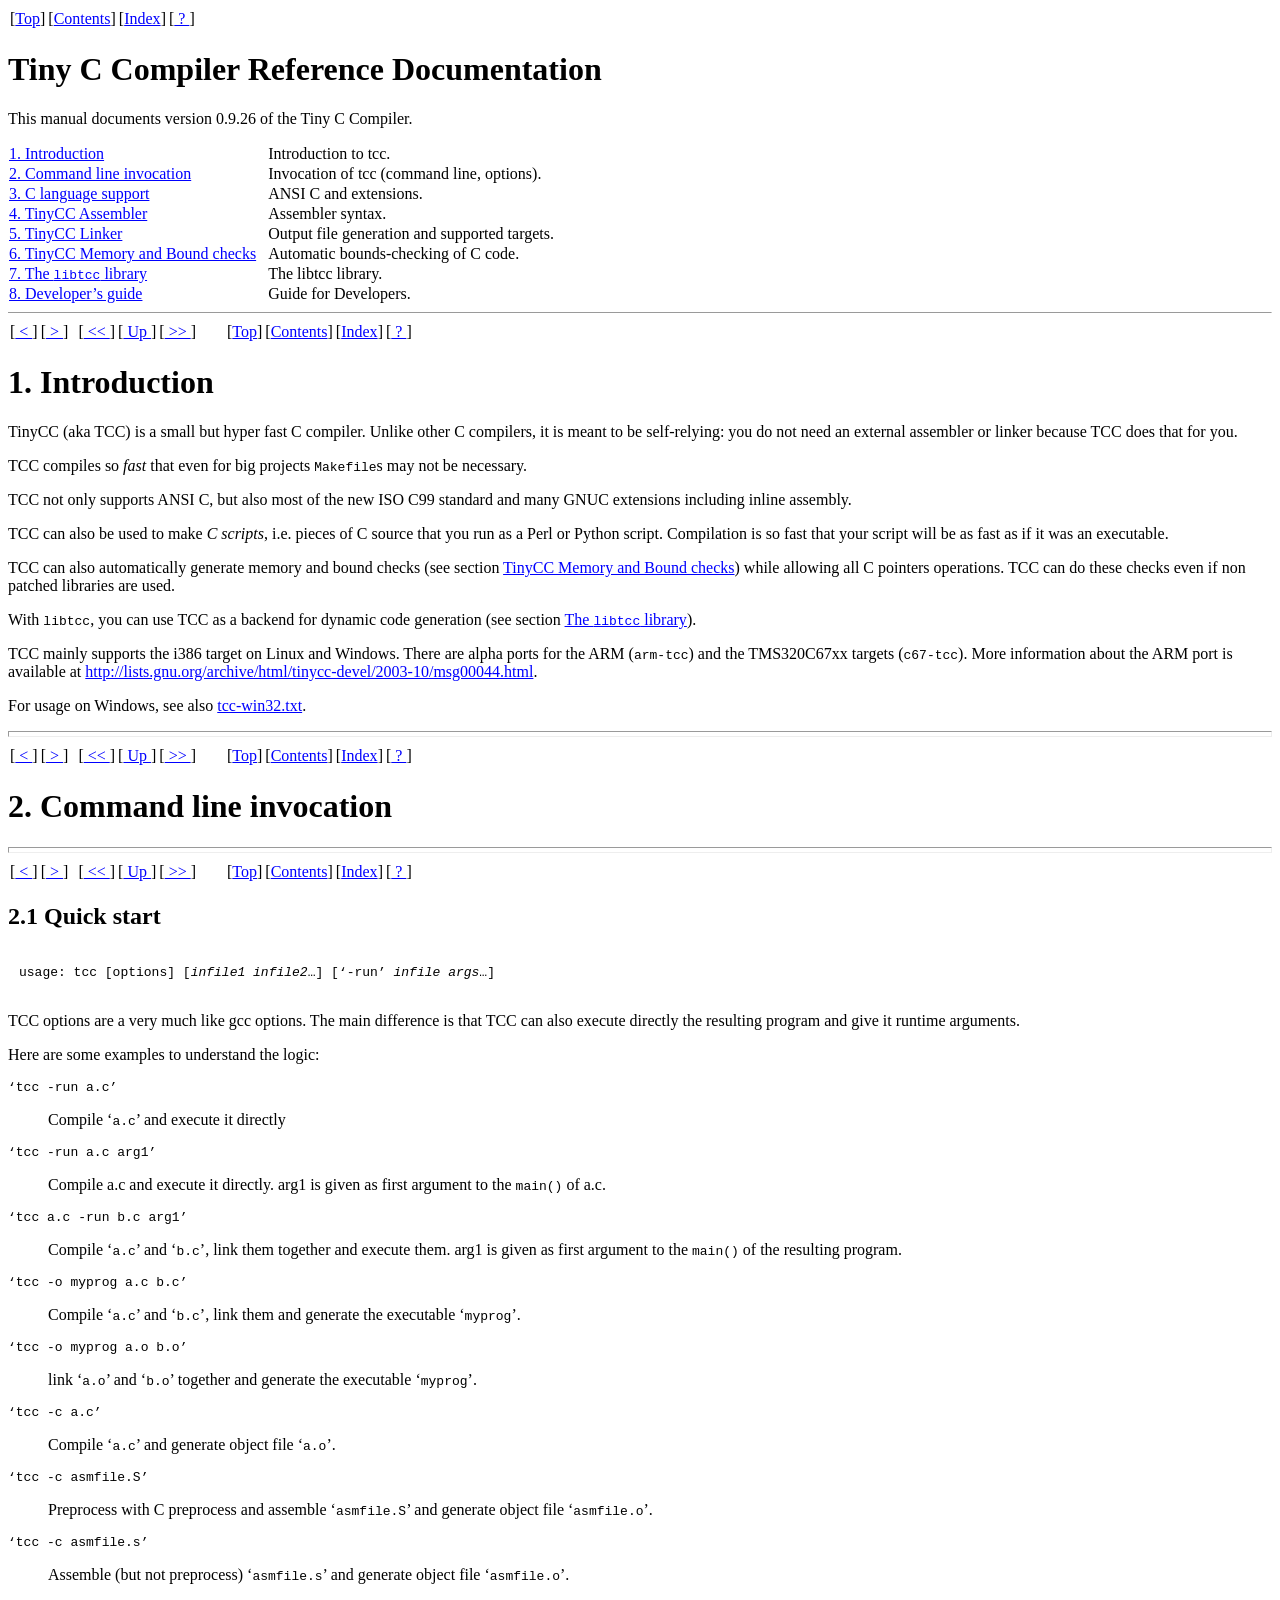
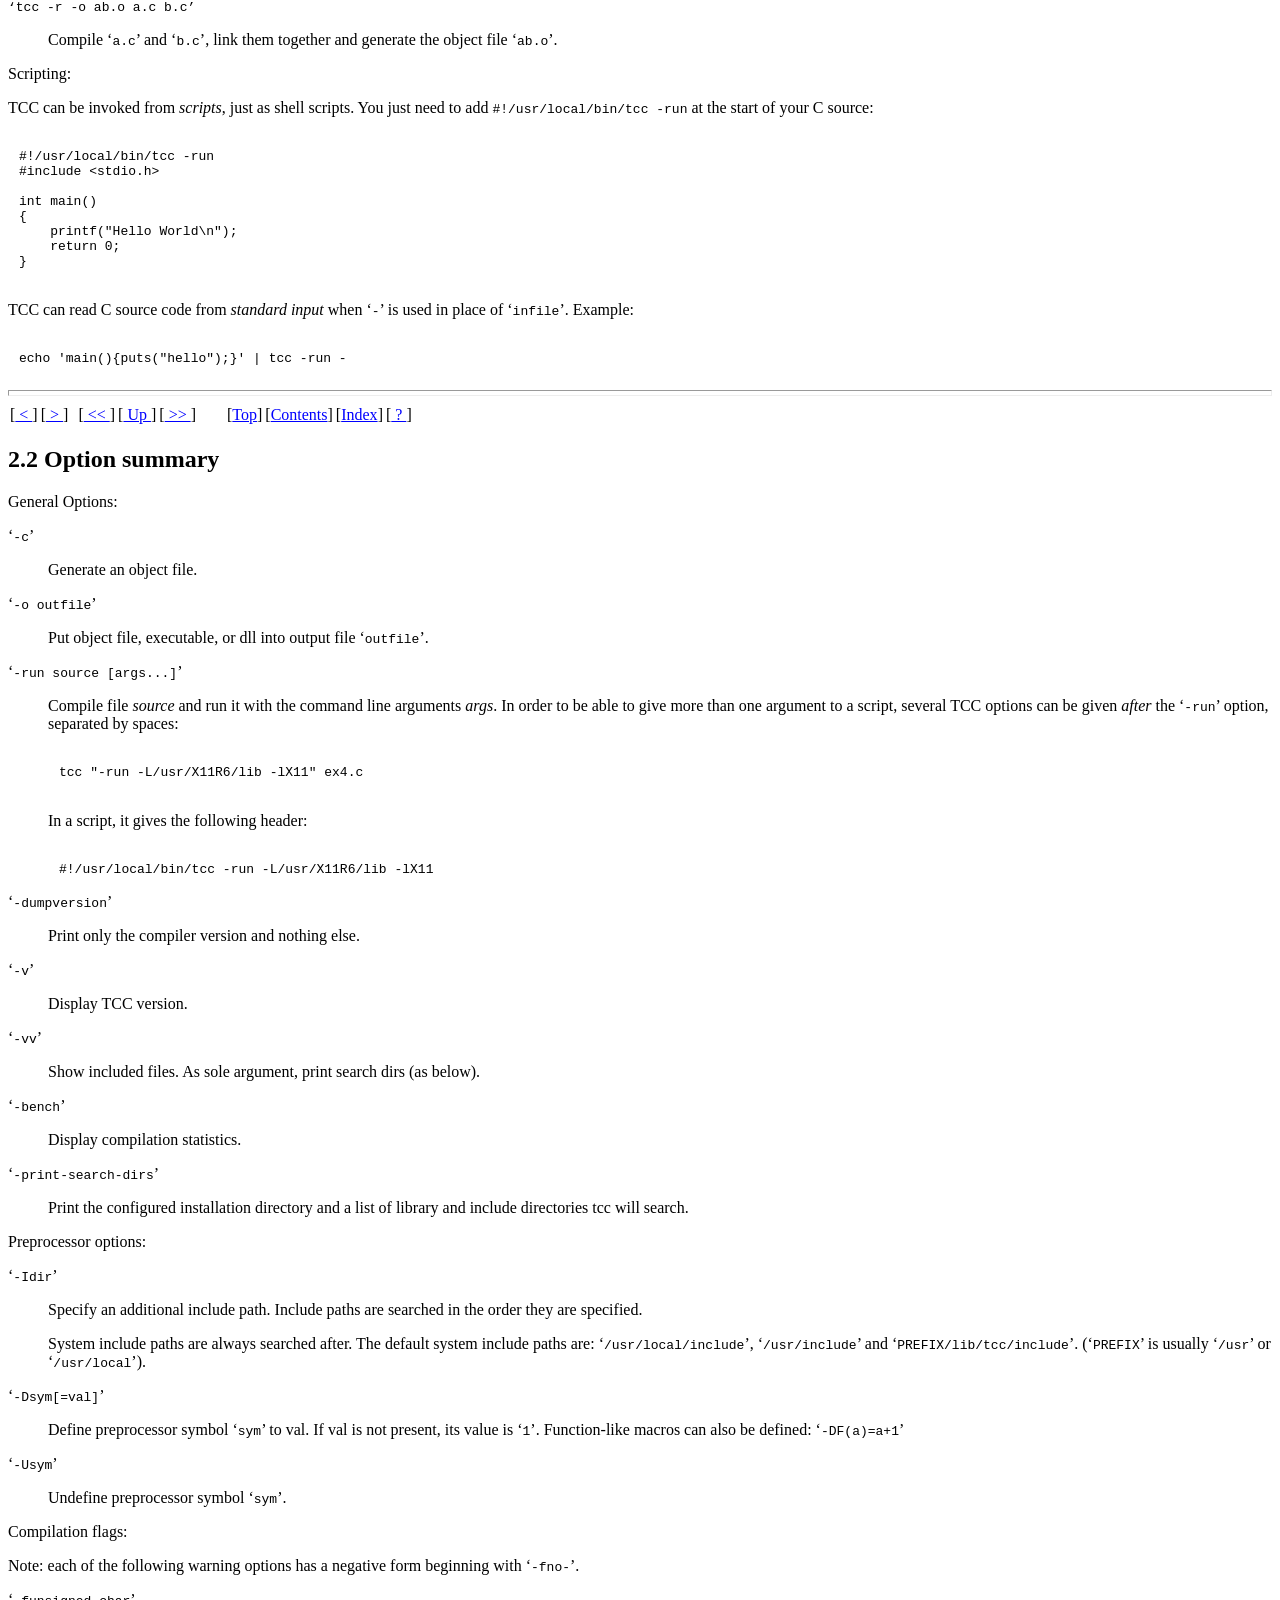
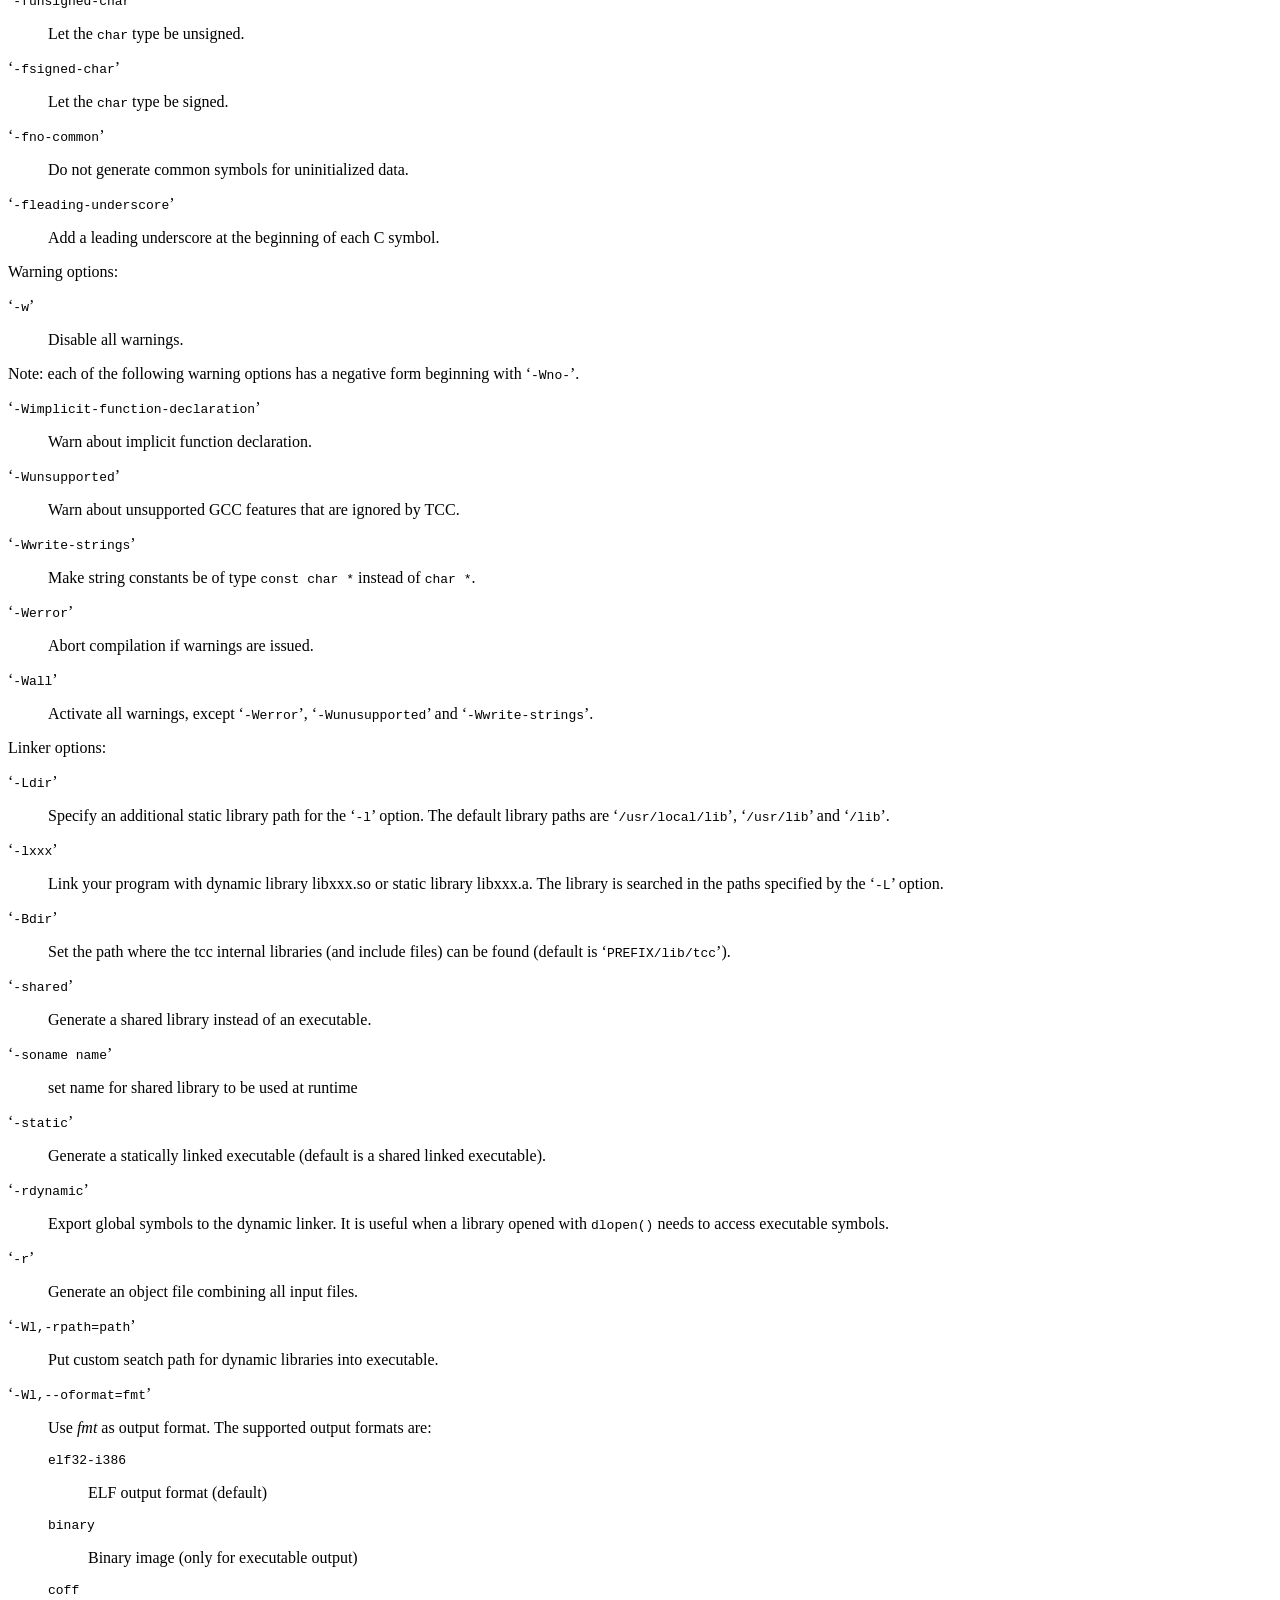
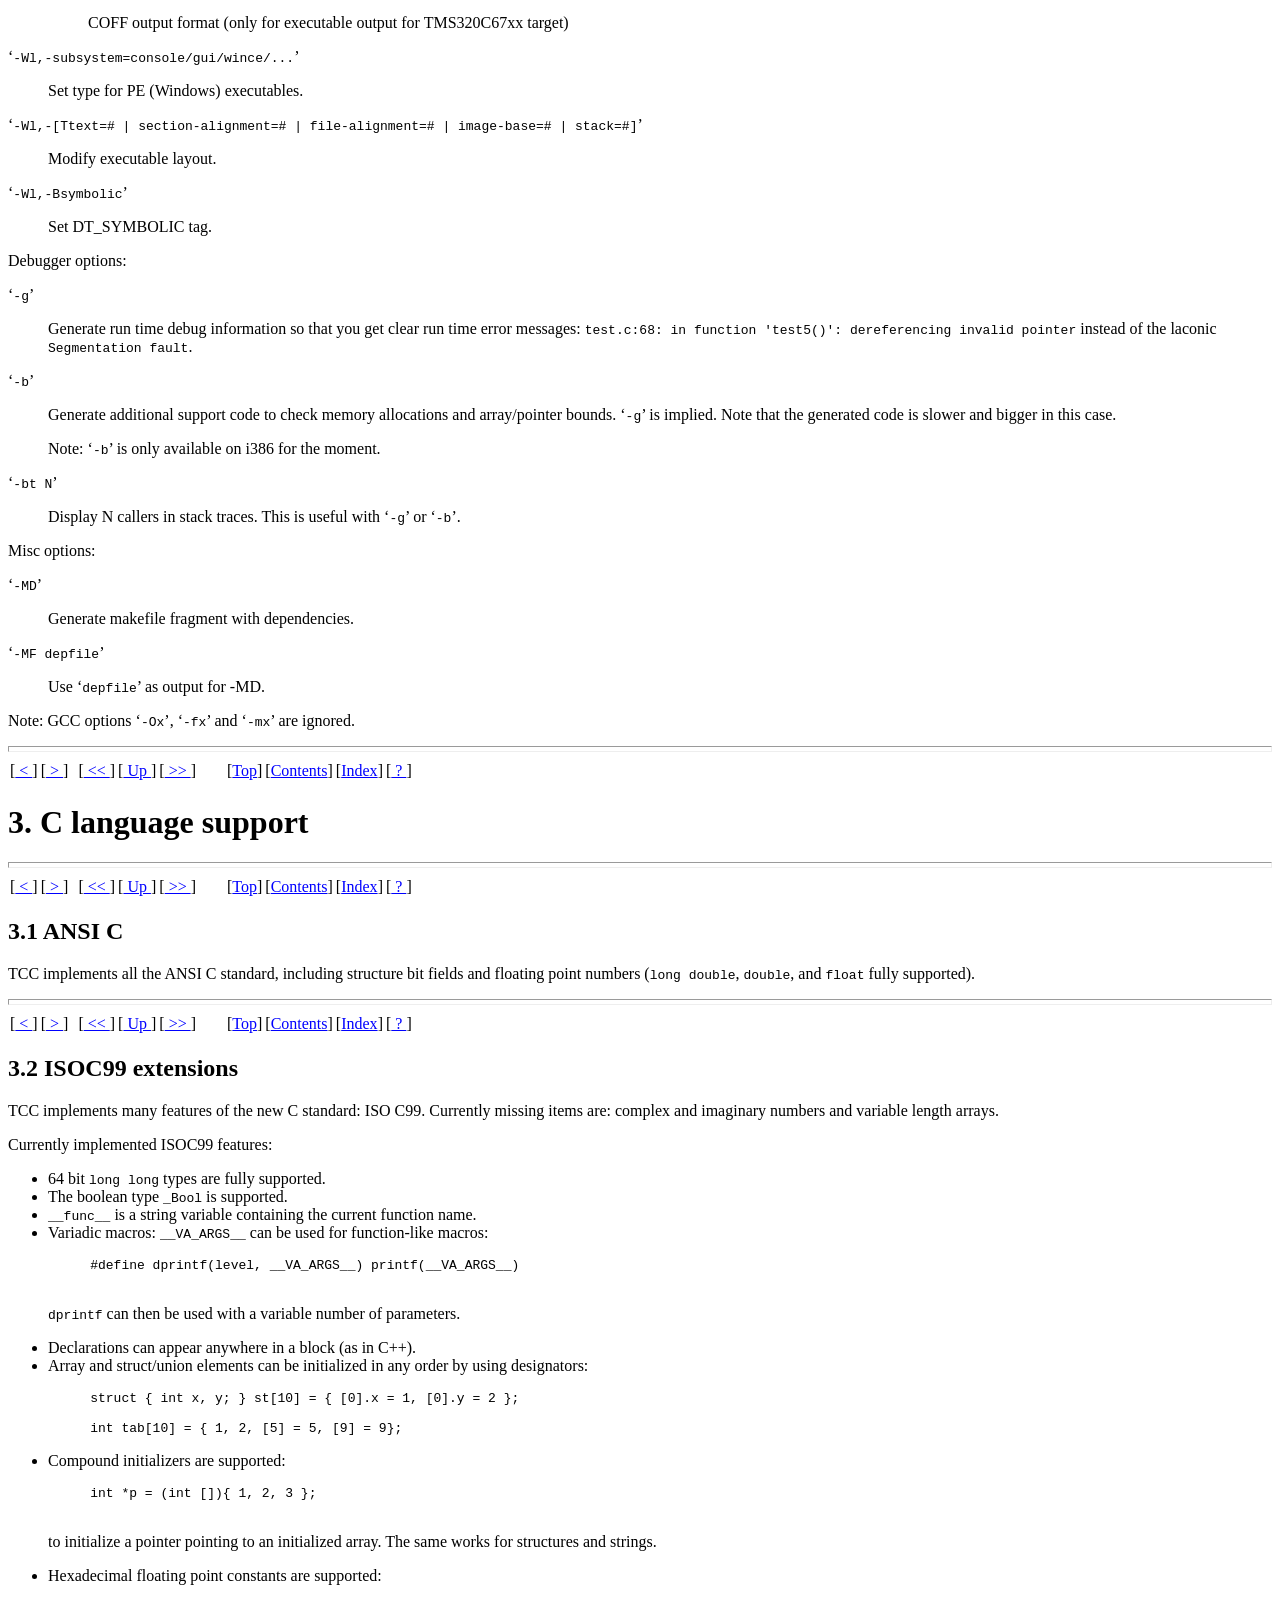
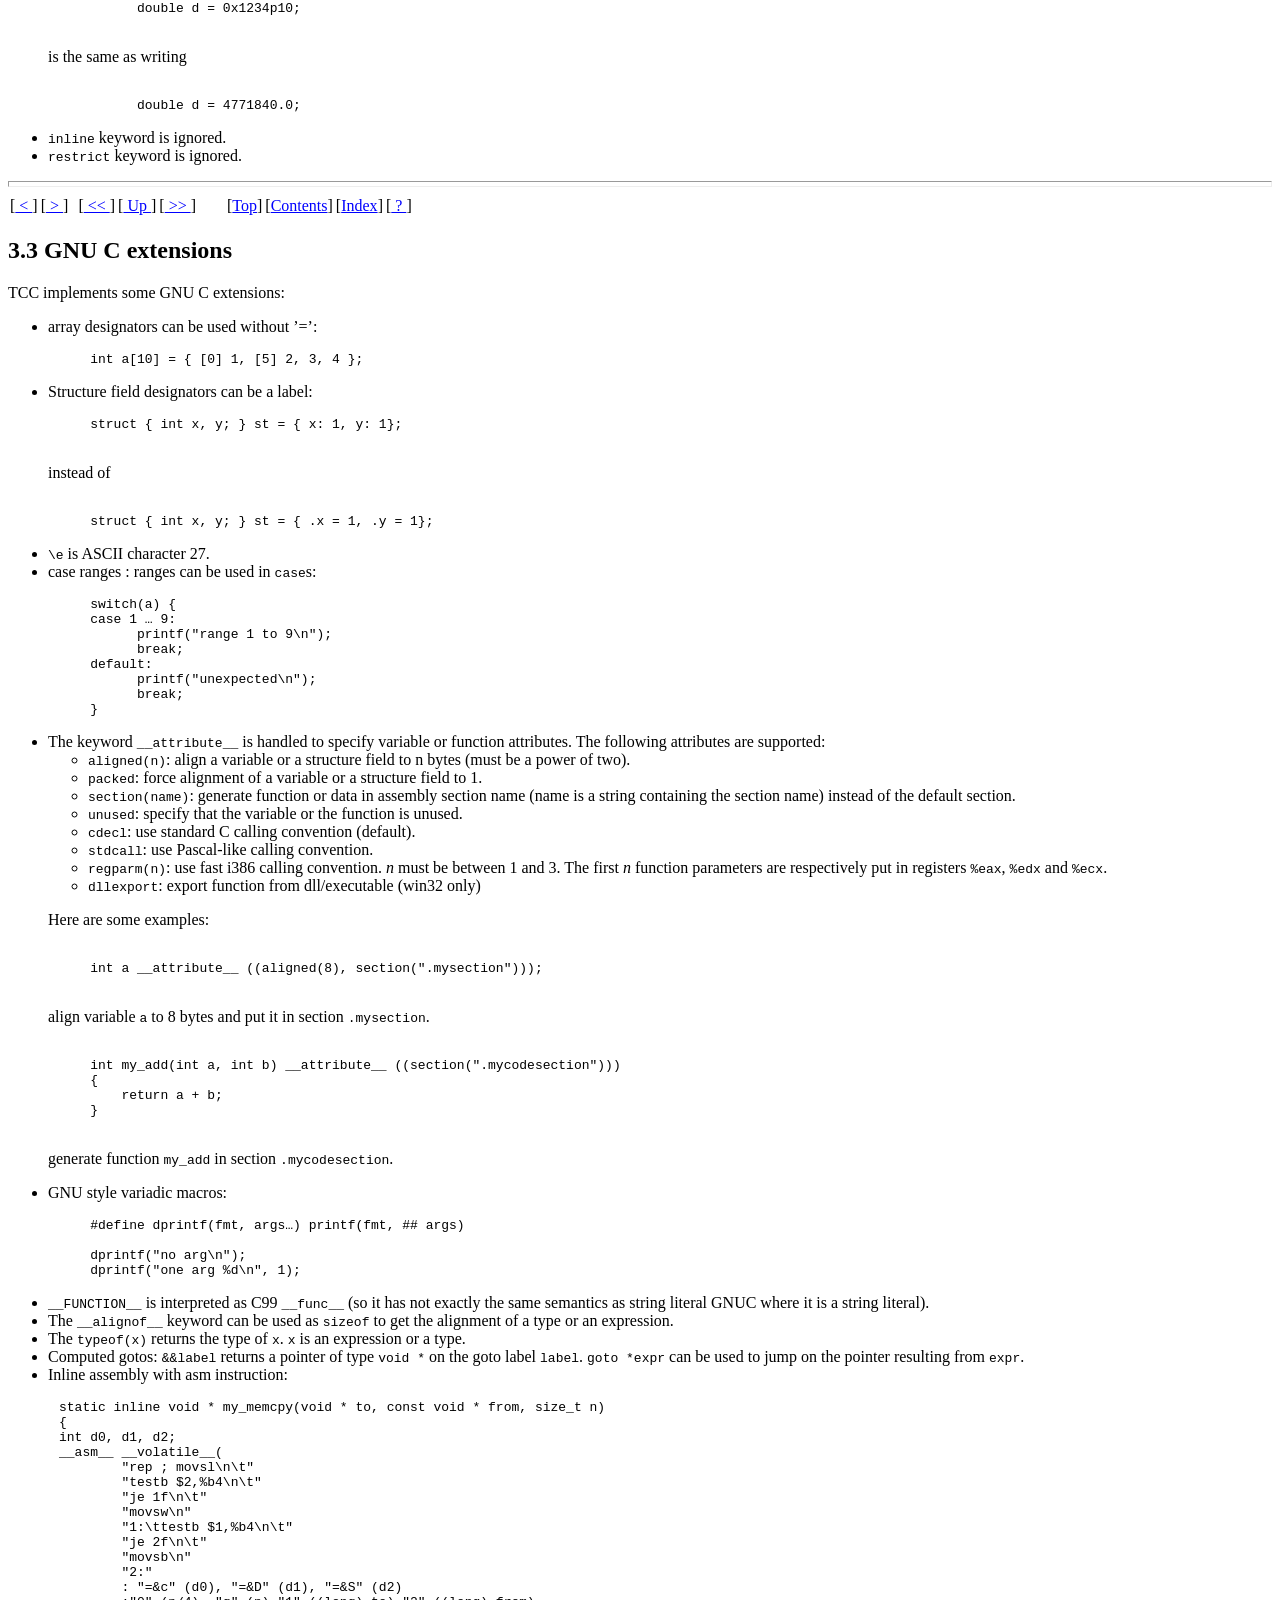
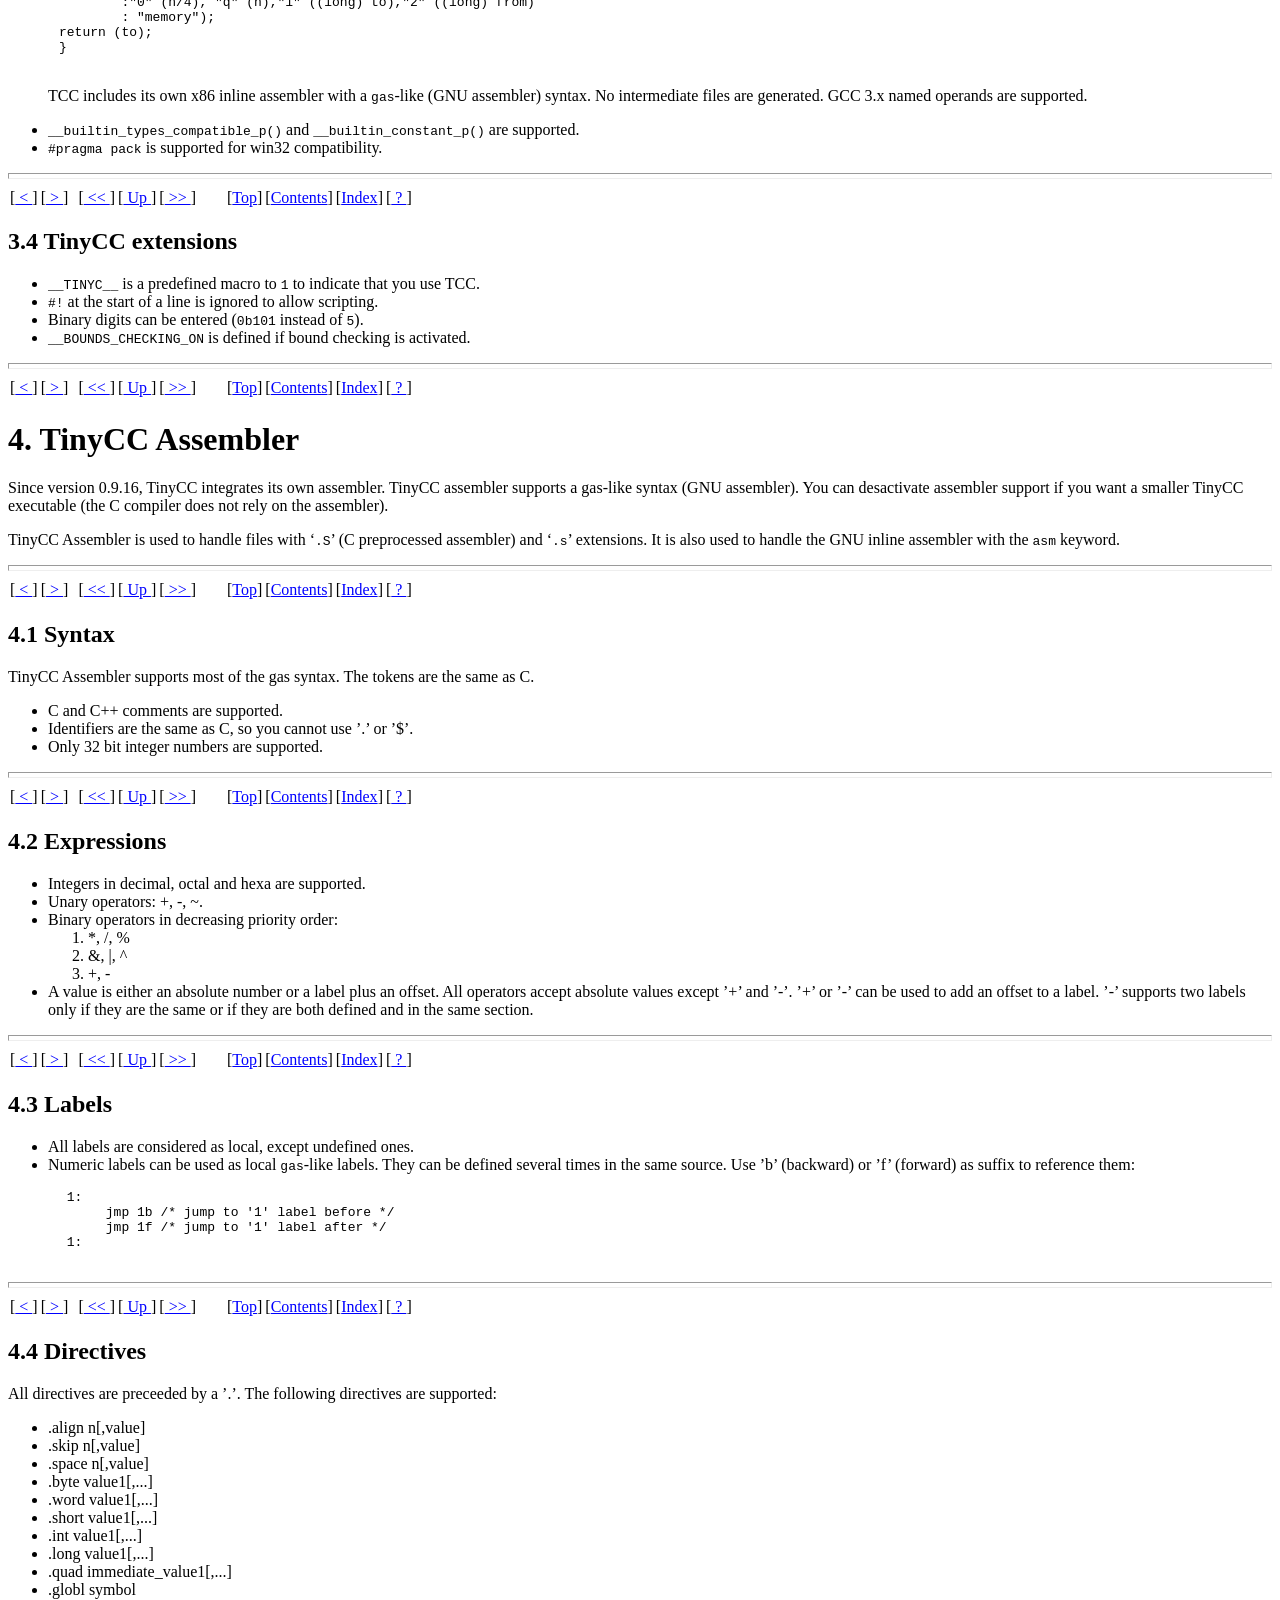
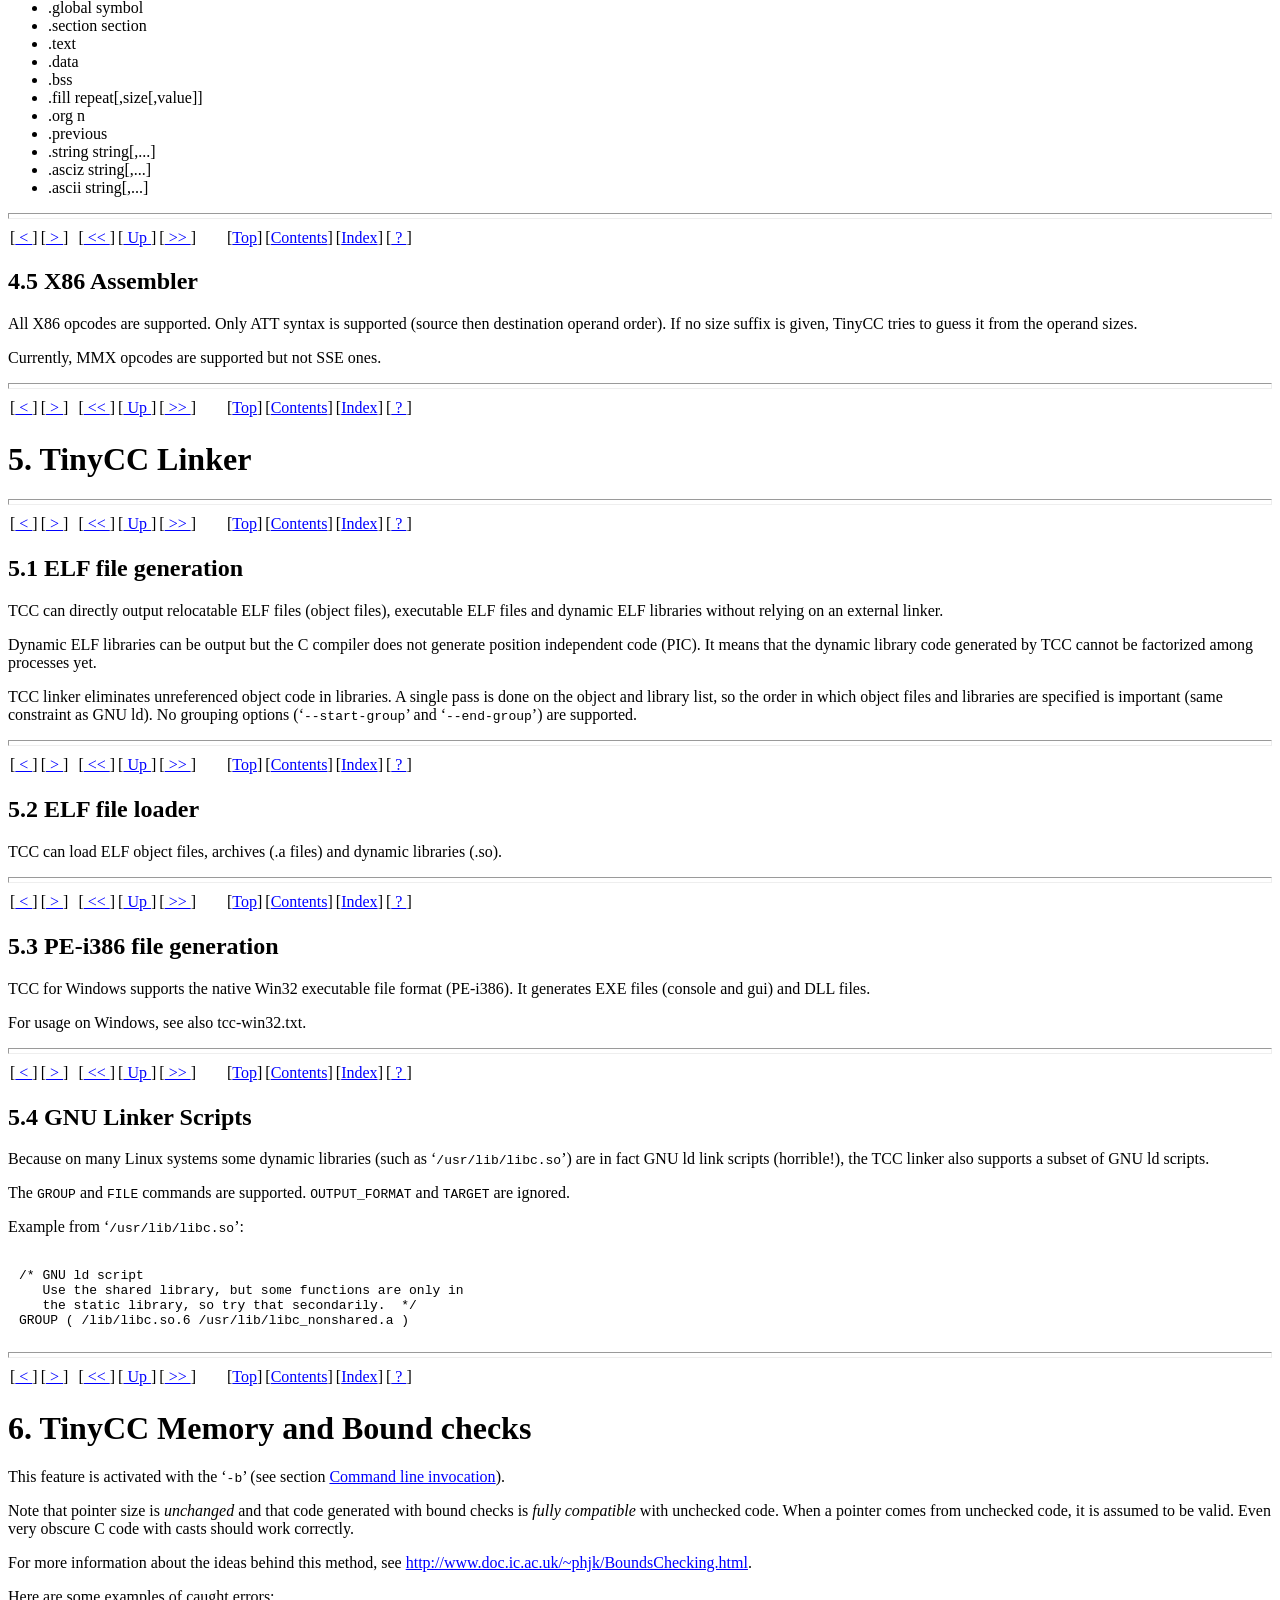
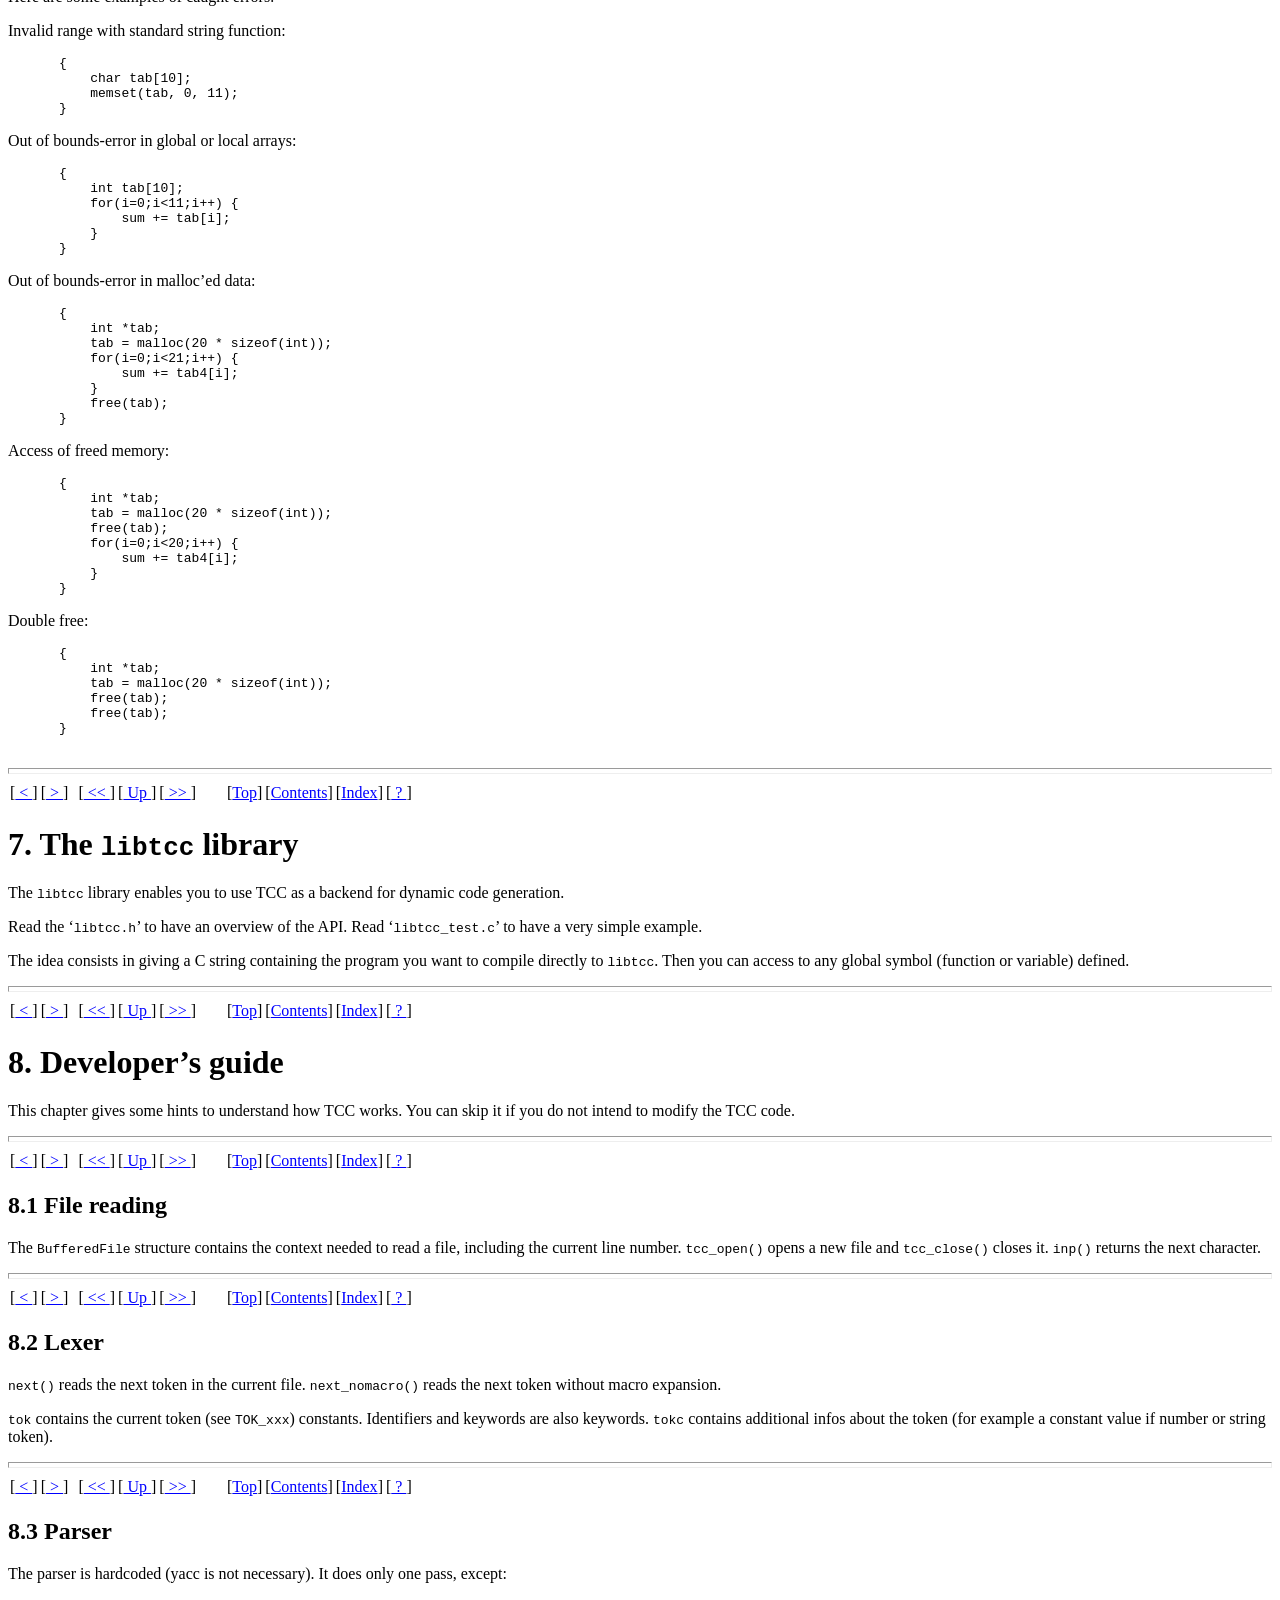
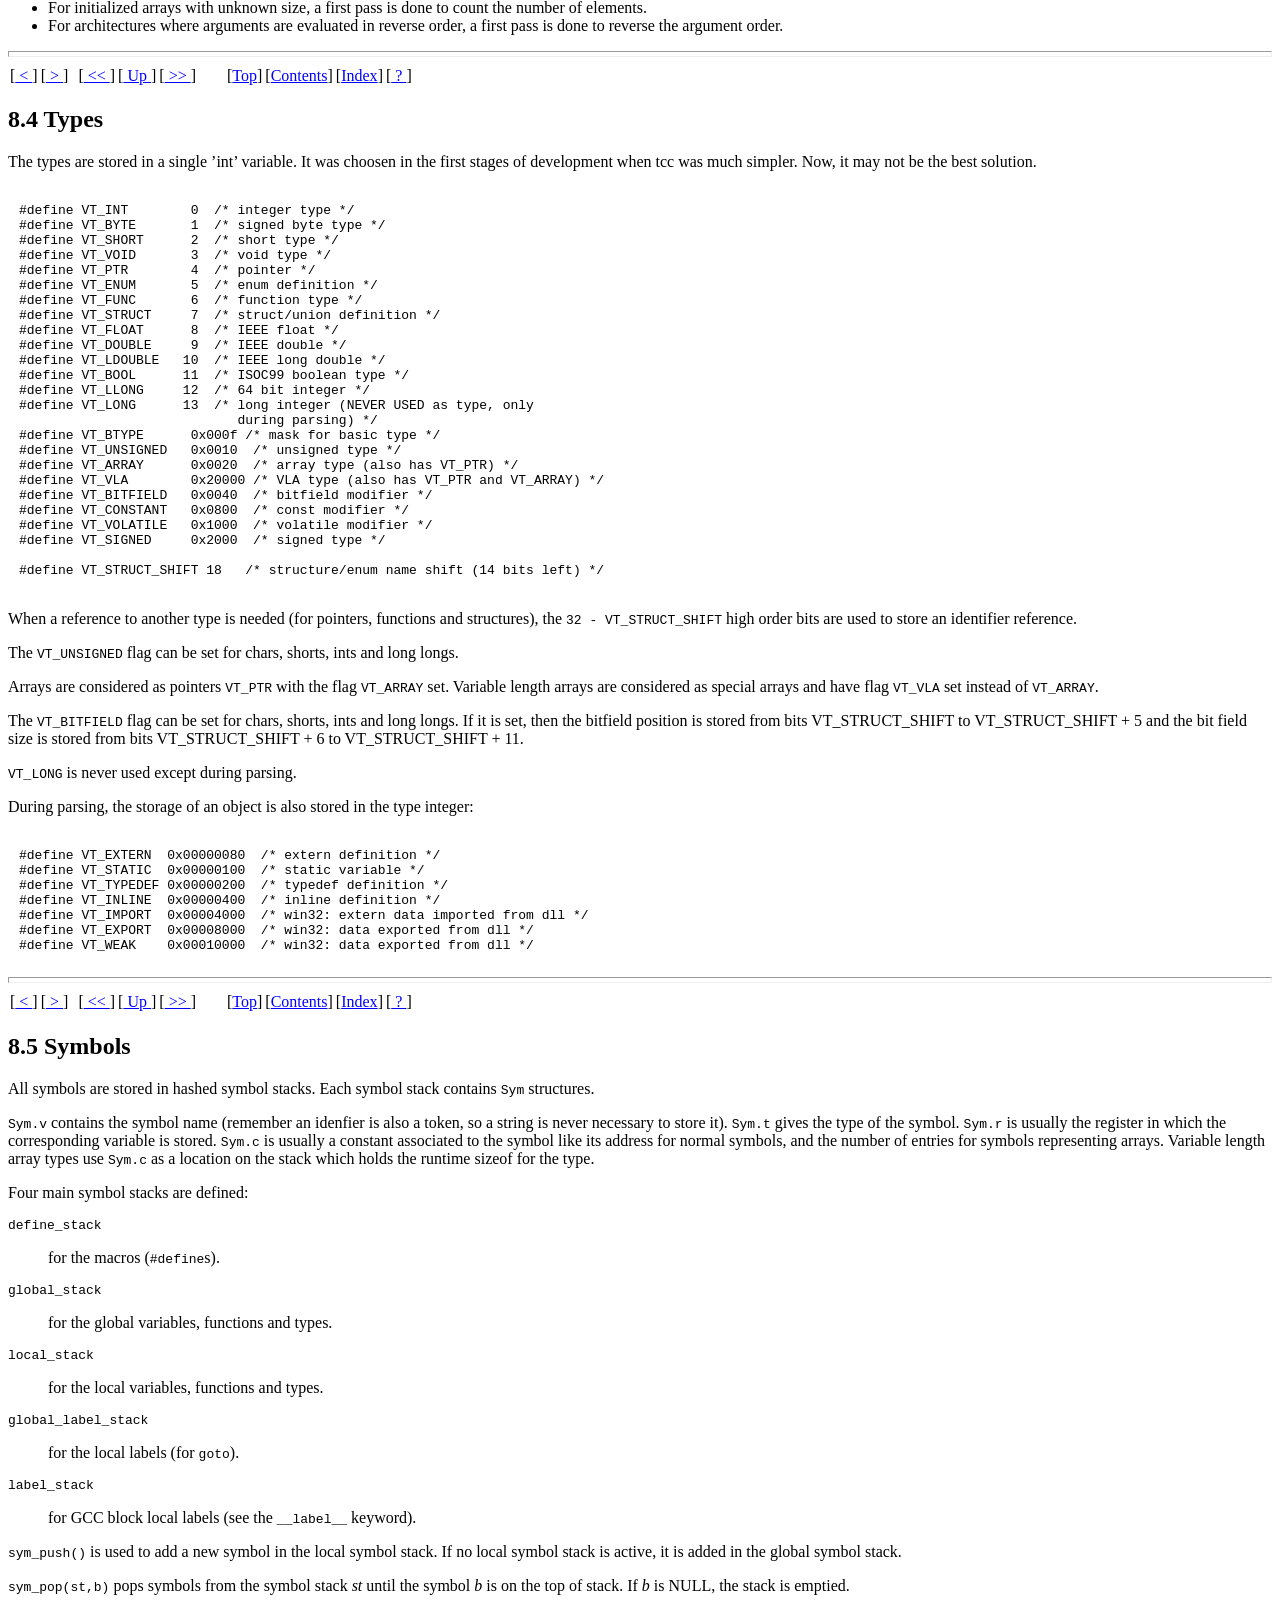
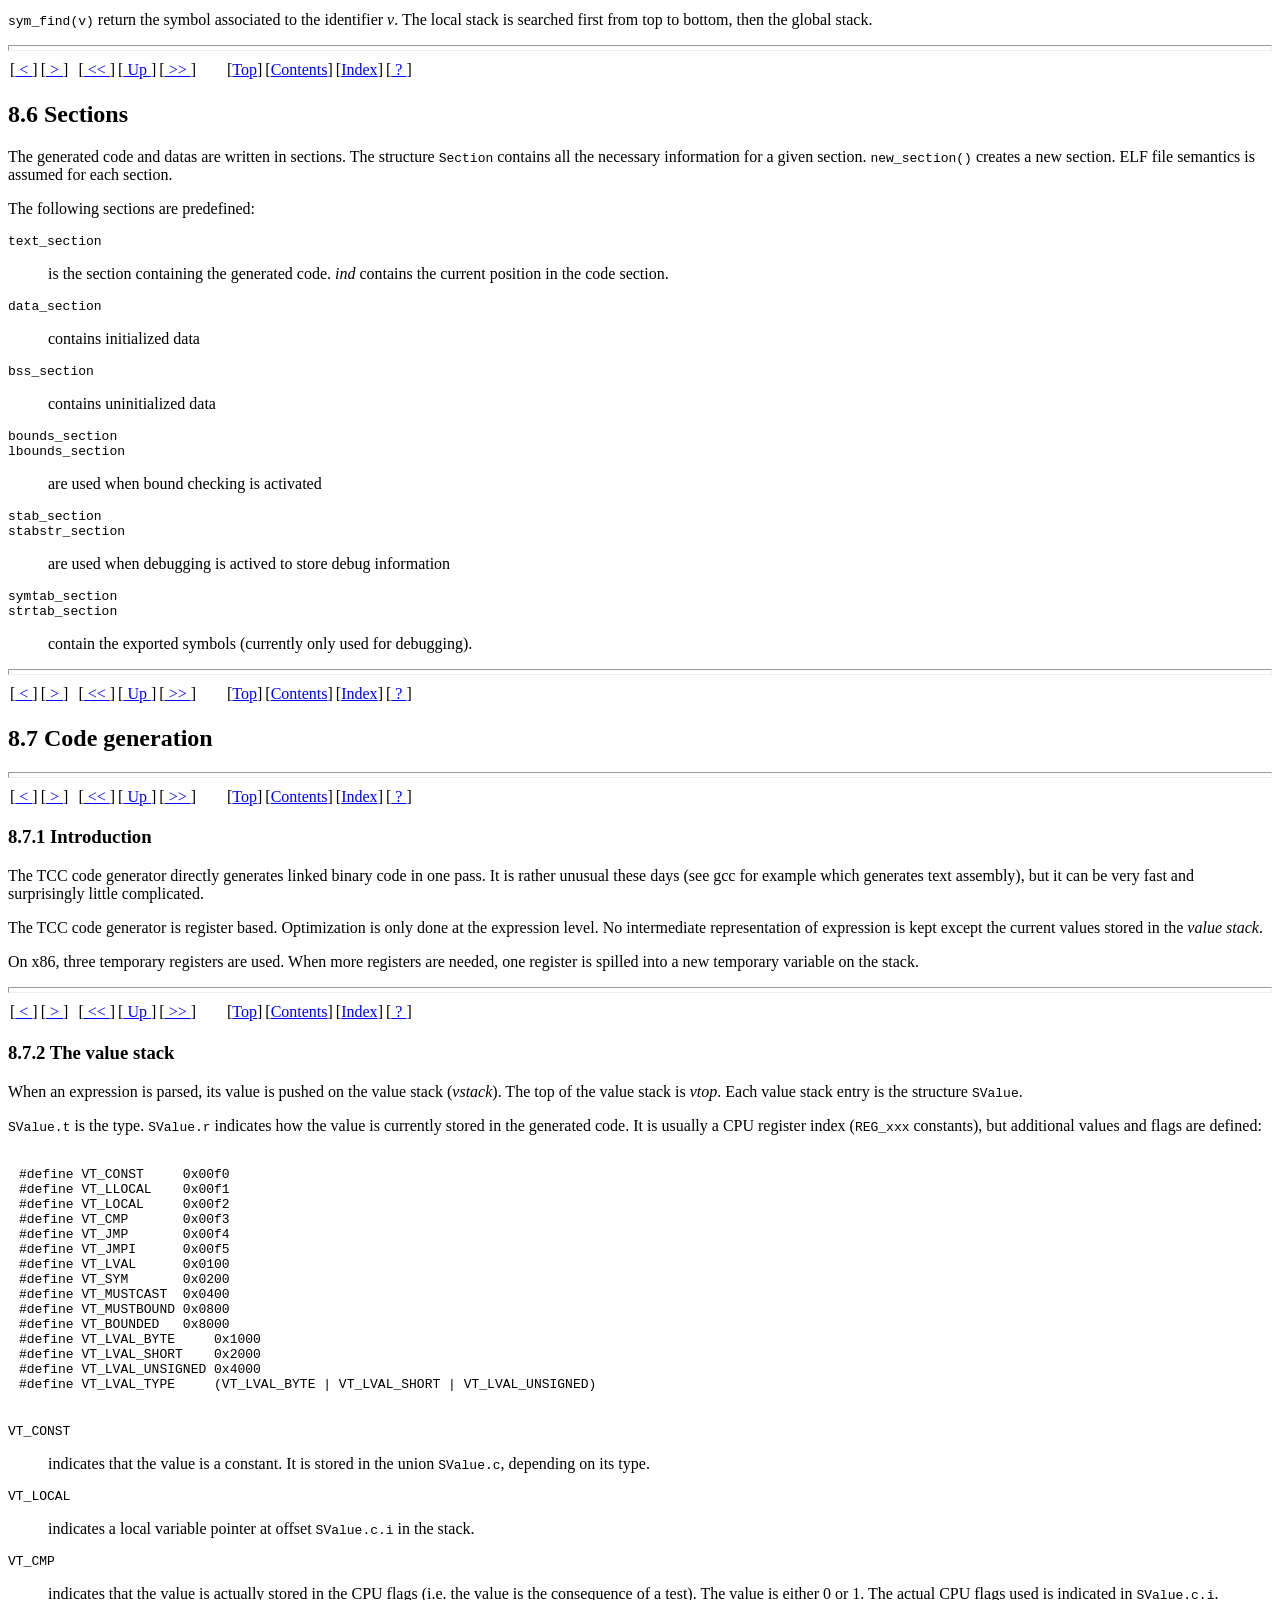
<file: firmware/tcc/tcc-doc.html>
<!DOCTYPE html PUBLIC "-//W3C//DTD HTML 4.01 Transitional//EN" "http://www.w3.org/TR/html401/loose.dtd">
<html>
<!-- Created on February 15, 2013 by texi2html 1.82
texi2html was written by: 
            Lionel Cons <Lionel.Cons@cern.ch> (original author)
            Karl Berry  <karl@freefriends.org>
            Olaf Bachmann <obachman@mathematik.uni-kl.de>
            and many others.
Maintained by: Many creative people.
Send bugs and suggestions to <texi2html-bug@nongnu.org>
-->
<head>
<title>Tiny C Compiler Reference Documentation</title>

<meta name="description" content="Tiny C Compiler Reference Documentation">
<meta name="keywords" content="Tiny C Compiler Reference Documentation">
<meta name="resource-type" content="document">
<meta name="distribution" content="global">
<meta name="Generator" content="texi2html 1.82">
<meta http-equiv="Content-Type" content="text/html; charset=utf-8">
<style type="text/css">
<!--
a.summary-letter {text-decoration: none}
blockquote.smallquotation {font-size: smaller}
pre.display {font-family: serif}
pre.format {font-family: serif}
pre.menu-comment {font-family: serif}
pre.menu-preformatted {font-family: serif}
pre.smalldisplay {font-family: serif; font-size: smaller}
pre.smallexample {font-size: smaller}
pre.smallformat {font-family: serif; font-size: smaller}
pre.smalllisp {font-size: smaller}
span.roman {font-family:serif; font-weight:normal;}
span.sansserif {font-family:sans-serif; font-weight:normal;}
ul.toc {list-style: none}
-->
</style>


</head>

<body lang="en" bgcolor="#FFFFFF" text="#000000" link="#0000FF" vlink="#800080" alink="#FF0000">

<a name="Top"></a>
<table cellpadding="1" cellspacing="1" border="0">
<tr><td valign="middle" align="left">[<a href="#Top" title="Cover (top) of document">Top</a>]</td>
<td valign="middle" align="left">[<a href="#SEC_Contents" title="Table of contents">Contents</a>]</td>
<td valign="middle" align="left">[<a href="#Concept-Index" title="Index">Index</a>]</td>
<td valign="middle" align="left">[<a href="#SEC_About" title="About (help)"> ? </a>]</td>
</tr></table>
<a name="Tiny-C-Compiler-Reference-Documentation"></a>
<h1 class="settitle">Tiny C Compiler Reference Documentation</h1>

<p>This manual documents version 0.9.26 of the Tiny C Compiler.
</p>
<table class="menu" border="0" cellspacing="0">
<tr><td align="left" valign="top"><a href="#Introduction">1. Introduction</a></td><td>&nbsp;&nbsp;</td><td align="left" valign="top">                Introduction to tcc.
</td></tr>
<tr><td align="left" valign="top"><a href="#Invoke">2. Command line invocation</a></td><td>&nbsp;&nbsp;</td><td align="left" valign="top">                      Invocation of tcc (command line, options).
</td></tr>
<tr><td align="left" valign="top"><a href="#Clang">3. C language support</a></td><td>&nbsp;&nbsp;</td><td align="left" valign="top">                       ANSI C and extensions.
</td></tr>
<tr><td align="left" valign="top"><a href="#asm">4. TinyCC Assembler</a></td><td>&nbsp;&nbsp;</td><td align="left" valign="top">                         Assembler syntax.
</td></tr>
<tr><td align="left" valign="top"><a href="#linker">5. TinyCC Linker</a></td><td>&nbsp;&nbsp;</td><td align="left" valign="top">                      Output file generation and supported targets.
</td></tr>
<tr><td align="left" valign="top"><a href="#Bounds">6. TinyCC Memory and Bound checks</a></td><td>&nbsp;&nbsp;</td><td align="left" valign="top">                      Automatic bounds-checking of C code.
</td></tr>
<tr><td align="left" valign="top"><a href="#Libtcc">7. The <code>libtcc</code> library</a></td><td>&nbsp;&nbsp;</td><td align="left" valign="top">                      The libtcc library.
</td></tr>
<tr><td align="left" valign="top"><a href="#devel">8. Developer&rsquo;s guide</a></td><td>&nbsp;&nbsp;</td><td align="left" valign="top">                       Guide for Developers.
</td></tr>
</table>


<hr size="1">
<a name="Introduction"></a>
<table cellpadding="1" cellspacing="1" border="0">
<tr><td valign="middle" align="left">[<a href="#Top" title="Previous section in reading order"> &lt; </a>]</td>
<td valign="middle" align="left">[<a href="#Invoke" title="Next section in reading order"> &gt; </a>]</td>
<td valign="middle" align="left"> &nbsp; </td>
<td valign="middle" align="left">[<a href="#Top" title="Beginning of this chapter or previous chapter"> &lt;&lt; </a>]</td>
<td valign="middle" align="left">[<a href="#Top" title="Up section"> Up </a>]</td>
<td valign="middle" align="left">[<a href="#Invoke" title="Next chapter"> &gt;&gt; </a>]</td>
<td valign="middle" align="left"> &nbsp; </td>
<td valign="middle" align="left"> &nbsp; </td>
<td valign="middle" align="left"> &nbsp; </td>
<td valign="middle" align="left"> &nbsp; </td>
<td valign="middle" align="left">[<a href="#Top" title="Cover (top) of document">Top</a>]</td>
<td valign="middle" align="left">[<a href="#SEC_Contents" title="Table of contents">Contents</a>]</td>
<td valign="middle" align="left">[<a href="#Concept-Index" title="Index">Index</a>]</td>
<td valign="middle" align="left">[<a href="#SEC_About" title="About (help)"> ? </a>]</td>
</tr></table>
<a name="Introduction-1"></a>
<h1 class="chapter">1. Introduction</h1>

<p>TinyCC (aka TCC) is a small but hyper fast C compiler. Unlike other C
compilers, it is meant to be self-relying: you do not need an
external assembler or linker because TCC does that for you.
</p>
<p>TCC compiles so <em>fast</em> that even for big projects <code>Makefile</code>s may
not be necessary.
</p>
<p>TCC not only supports ANSI C, but also most of the new ISO C99
standard and many GNUC extensions including inline assembly.
</p>
<p>TCC can also be used to make <em>C scripts</em>, i.e. pieces of C source
that you run as a Perl or Python script. Compilation is so fast that
your script will be as fast as if it was an executable.
</p>
<p>TCC can also automatically generate memory and bound checks
(see section <a href="#Bounds">TinyCC Memory and Bound checks</a>) while allowing all C pointers operations. TCC can do
these checks even if non patched libraries are used.
</p>
<p>With <code>libtcc</code>, you can use TCC as a backend for dynamic code
generation (see section <a href="#Libtcc">The <code>libtcc</code> library</a>).
</p>
<p>TCC mainly supports the i386 target on Linux and Windows. There are alpha
ports for the ARM (<code>arm-tcc</code>) and the TMS320C67xx targets
(<code>c67-tcc</code>). More information about the ARM port is available at
<a href="http://lists.gnu.org/archive/html/tinycc-devel/2003-10/msg00044.html">http://lists.gnu.org/archive/html/tinycc-devel/2003-10/msg00044.html</a>.
</p>
<p>For usage on Windows, see also <a href="tcc-win32.txt">tcc-win32.txt</a>.
</p>
<hr size="6">
<a name="Invoke"></a>
<table cellpadding="1" cellspacing="1" border="0">
<tr><td valign="middle" align="left">[<a href="#Introduction" title="Previous section in reading order"> &lt; </a>]</td>
<td valign="middle" align="left">[<a href="#Quick-start" title="Next section in reading order"> &gt; </a>]</td>
<td valign="middle" align="left"> &nbsp; </td>
<td valign="middle" align="left">[<a href="#Introduction" title="Beginning of this chapter or previous chapter"> &lt;&lt; </a>]</td>
<td valign="middle" align="left">[<a href="#Top" title="Up section"> Up </a>]</td>
<td valign="middle" align="left">[<a href="#Clang" title="Next chapter"> &gt;&gt; </a>]</td>
<td valign="middle" align="left"> &nbsp; </td>
<td valign="middle" align="left"> &nbsp; </td>
<td valign="middle" align="left"> &nbsp; </td>
<td valign="middle" align="left"> &nbsp; </td>
<td valign="middle" align="left">[<a href="#Top" title="Cover (top) of document">Top</a>]</td>
<td valign="middle" align="left">[<a href="#SEC_Contents" title="Table of contents">Contents</a>]</td>
<td valign="middle" align="left">[<a href="#Concept-Index" title="Index">Index</a>]</td>
<td valign="middle" align="left">[<a href="#SEC_About" title="About (help)"> ? </a>]</td>
</tr></table>
<a name="Command-line-invocation"></a>
<h1 class="chapter">2. Command line invocation</h1>

<hr size="6">
<a name="Quick-start"></a>
<table cellpadding="1" cellspacing="1" border="0">
<tr><td valign="middle" align="left">[<a href="#Invoke" title="Previous section in reading order"> &lt; </a>]</td>
<td valign="middle" align="left">[<a href="#Option-summary" title="Next section in reading order"> &gt; </a>]</td>
<td valign="middle" align="left"> &nbsp; </td>
<td valign="middle" align="left">[<a href="#Invoke" title="Beginning of this chapter or previous chapter"> &lt;&lt; </a>]</td>
<td valign="middle" align="left">[<a href="#Invoke" title="Up section"> Up </a>]</td>
<td valign="middle" align="left">[<a href="#Clang" title="Next chapter"> &gt;&gt; </a>]</td>
<td valign="middle" align="left"> &nbsp; </td>
<td valign="middle" align="left"> &nbsp; </td>
<td valign="middle" align="left"> &nbsp; </td>
<td valign="middle" align="left"> &nbsp; </td>
<td valign="middle" align="left">[<a href="#Top" title="Cover (top) of document">Top</a>]</td>
<td valign="middle" align="left">[<a href="#SEC_Contents" title="Table of contents">Contents</a>]</td>
<td valign="middle" align="left">[<a href="#Concept-Index" title="Index">Index</a>]</td>
<td valign="middle" align="left">[<a href="#SEC_About" title="About (help)"> ? </a>]</td>
</tr></table>
<h2 class="section">2.1 Quick start</h2>

<table><tr><td>&nbsp;</td><td><pre class="example">usage: tcc [options] [<var>infile1</var> <var>infile2</var>&hellip;] [&lsquo;<samp>-run</samp>&rsquo; <var>infile</var> <var>args</var>&hellip;]
</pre></td></tr></table>

<p>TCC options are a very much like gcc options. The main difference is that TCC
can also execute directly the resulting program and give it runtime
arguments.
</p>
<p>Here are some examples to understand the logic:
</p>
<dl compact="compact">
<dt> <code>&lsquo;<samp>tcc -run a.c</samp>&rsquo;</code></dt>
<dd><p>Compile &lsquo;<tt>a.c</tt>&rsquo; and execute it directly
</p>
</dd>
<dt> <code>&lsquo;<samp>tcc -run a.c arg1</samp>&rsquo;</code></dt>
<dd><p>Compile a.c and execute it directly. arg1 is given as first argument to
the <code>main()</code> of a.c.
</p>
</dd>
<dt> <code>&lsquo;<samp>tcc a.c -run b.c arg1</samp>&rsquo;</code></dt>
<dd><p>Compile &lsquo;<tt>a.c</tt>&rsquo; and &lsquo;<tt>b.c</tt>&rsquo;, link them together and execute them. arg1 is given
as first argument to the <code>main()</code> of the resulting program. 
</p>
</dd>
<dt> <code>&lsquo;<samp>tcc -o myprog a.c b.c</samp>&rsquo;</code></dt>
<dd><p>Compile &lsquo;<tt>a.c</tt>&rsquo; and &lsquo;<tt>b.c</tt>&rsquo;, link them and generate the executable &lsquo;<tt>myprog</tt>&rsquo;.
</p>
</dd>
<dt> <code>&lsquo;<samp>tcc -o myprog a.o b.o</samp>&rsquo;</code></dt>
<dd><p>link &lsquo;<tt>a.o</tt>&rsquo; and &lsquo;<tt>b.o</tt>&rsquo; together and generate the executable &lsquo;<tt>myprog</tt>&rsquo;.
</p>
</dd>
<dt> <code>&lsquo;<samp>tcc -c a.c</samp>&rsquo;</code></dt>
<dd><p>Compile &lsquo;<tt>a.c</tt>&rsquo; and generate object file &lsquo;<tt>a.o</tt>&rsquo;.
</p>
</dd>
<dt> <code>&lsquo;<samp>tcc -c asmfile.S</samp>&rsquo;</code></dt>
<dd><p>Preprocess with C preprocess and assemble &lsquo;<tt>asmfile.S</tt>&rsquo; and generate
object file &lsquo;<tt>asmfile.o</tt>&rsquo;.
</p>
</dd>
<dt> <code>&lsquo;<samp>tcc -c asmfile.s</samp>&rsquo;</code></dt>
<dd><p>Assemble (but not preprocess) &lsquo;<tt>asmfile.s</tt>&rsquo; and generate object file
&lsquo;<tt>asmfile.o</tt>&rsquo;.
</p>
</dd>
<dt> <code>&lsquo;<samp>tcc -r -o ab.o a.c b.c</samp>&rsquo;</code></dt>
<dd><p>Compile &lsquo;<tt>a.c</tt>&rsquo; and &lsquo;<tt>b.c</tt>&rsquo;, link them together and generate the object file &lsquo;<tt>ab.o</tt>&rsquo;.
</p>
</dd>
</dl>

<p>Scripting:
</p>
<p>TCC can be invoked from <em>scripts</em>, just as shell scripts. You just
need to add <code>#!/usr/local/bin/tcc -run</code> at the start of your C source:
</p>
<table><tr><td>&nbsp;</td><td><pre class="example">#!/usr/local/bin/tcc -run
#include &lt;stdio.h&gt;

int main() 
{
    printf(&quot;Hello World\n&quot;);
    return 0;
}
</pre></td></tr></table>

<p>TCC can read C source code from <em>standard input</em> when &lsquo;<samp>-</samp>&rsquo; is used in 
place of &lsquo;<samp>infile</samp>&rsquo;. Example:
</p>
<table><tr><td>&nbsp;</td><td><pre class="example">echo 'main(){puts(&quot;hello&quot;);}' | tcc -run -
</pre></td></tr></table>

<hr size="6">
<a name="Option-summary"></a>
<table cellpadding="1" cellspacing="1" border="0">
<tr><td valign="middle" align="left">[<a href="#Quick-start" title="Previous section in reading order"> &lt; </a>]</td>
<td valign="middle" align="left">[<a href="#Clang" title="Next section in reading order"> &gt; </a>]</td>
<td valign="middle" align="left"> &nbsp; </td>
<td valign="middle" align="left">[<a href="#Invoke" title="Beginning of this chapter or previous chapter"> &lt;&lt; </a>]</td>
<td valign="middle" align="left">[<a href="#Invoke" title="Up section"> Up </a>]</td>
<td valign="middle" align="left">[<a href="#Clang" title="Next chapter"> &gt;&gt; </a>]</td>
<td valign="middle" align="left"> &nbsp; </td>
<td valign="middle" align="left"> &nbsp; </td>
<td valign="middle" align="left"> &nbsp; </td>
<td valign="middle" align="left"> &nbsp; </td>
<td valign="middle" align="left">[<a href="#Top" title="Cover (top) of document">Top</a>]</td>
<td valign="middle" align="left">[<a href="#SEC_Contents" title="Table of contents">Contents</a>]</td>
<td valign="middle" align="left">[<a href="#Concept-Index" title="Index">Index</a>]</td>
<td valign="middle" align="left">[<a href="#SEC_About" title="About (help)"> ? </a>]</td>
</tr></table>
<h2 class="section">2.2 Option summary</h2>

<p>General Options:
</p>
<dl compact="compact">
<dt> &lsquo;<samp>-c</samp>&rsquo;</dt>
<dd><p>Generate an object file.
</p>
</dd>
<dt> &lsquo;<samp>-o outfile</samp>&rsquo;</dt>
<dd><p>Put object file, executable, or dll into output file &lsquo;<tt>outfile</tt>&rsquo;.
</p>
</dd>
<dt> &lsquo;<samp>-run source [args...]</samp>&rsquo;</dt>
<dd><p>Compile file <var>source</var> and run it with the command line arguments
<var>args</var>. In order to be able to give more than one argument to a
script, several TCC options can be given <em>after</em> the
&lsquo;<samp>-run</samp>&rsquo; option, separated by spaces:
</p><table><tr><td>&nbsp;</td><td><pre class="example">tcc &quot;-run -L/usr/X11R6/lib -lX11&quot; ex4.c
</pre></td></tr></table>
<p>In a script, it gives the following header:
</p><table><tr><td>&nbsp;</td><td><pre class="example">#!/usr/local/bin/tcc -run -L/usr/X11R6/lib -lX11
</pre></td></tr></table>

</dd>
<dt> &lsquo;<samp>-dumpversion</samp>&rsquo;</dt>
<dd><p>Print only the compiler version and nothing else.
</p>
</dd>
<dt> &lsquo;<samp>-v</samp>&rsquo;</dt>
<dd><p>Display TCC version.
</p>
</dd>
<dt> &lsquo;<samp>-vv</samp>&rsquo;</dt>
<dd><p>Show included files.  As sole argument, print search dirs (as below).
</p>
</dd>
<dt> &lsquo;<samp>-bench</samp>&rsquo;</dt>
<dd><p>Display compilation statistics.
</p>
</dd>
<dt> &lsquo;<samp>-print-search-dirs</samp>&rsquo;</dt>
<dd><p>Print the configured installation directory and a list of library
and include directories tcc will search.
</p>
</dd>
</dl>

<p>Preprocessor options:
</p>
<dl compact="compact">
<dt> &lsquo;<samp>-Idir</samp>&rsquo;</dt>
<dd><p>Specify an additional include path. Include paths are searched in the
order they are specified.
</p>
<p>System include paths are always searched after. The default system
include paths are: &lsquo;<tt>/usr/local/include</tt>&rsquo;, &lsquo;<tt>/usr/include</tt>&rsquo;
and &lsquo;<tt>PREFIX/lib/tcc/include</tt>&rsquo;. (&lsquo;<tt>PREFIX</tt>&rsquo; is usually
&lsquo;<tt>/usr</tt>&rsquo; or &lsquo;<tt>/usr/local</tt>&rsquo;).
</p>
</dd>
<dt> &lsquo;<samp>-Dsym[=val]</samp>&rsquo;</dt>
<dd><p>Define preprocessor symbol &lsquo;<samp>sym</samp>&rsquo; to
val. If val is not present, its value is &lsquo;<samp>1</samp>&rsquo;. Function-like macros can
also be defined: &lsquo;<samp>-DF(a)=a+1</samp>&rsquo;
</p>
</dd>
<dt> &lsquo;<samp>-Usym</samp>&rsquo;</dt>
<dd><p>Undefine preprocessor symbol &lsquo;<samp>sym</samp>&rsquo;.
</p></dd>
</dl>

<p>Compilation flags:
</p>
<p>Note: each of the following warning options has a negative form beginning with
&lsquo;<samp>-fno-</samp>&rsquo;.
</p>
<dl compact="compact">
<dt> &lsquo;<samp>-funsigned-char</samp>&rsquo;</dt>
<dd><p>Let the <code>char</code> type be unsigned.
</p>
</dd>
<dt> &lsquo;<samp>-fsigned-char</samp>&rsquo;</dt>
<dd><p>Let the <code>char</code> type be signed.
</p>
</dd>
<dt> &lsquo;<samp>-fno-common</samp>&rsquo;</dt>
<dd><p>Do not generate common symbols for uninitialized data.
</p>
</dd>
<dt> &lsquo;<samp>-fleading-underscore</samp>&rsquo;</dt>
<dd><p>Add a leading underscore at the beginning of each C symbol.
</p>
</dd>
</dl>

<p>Warning options:
</p>
<dl compact="compact">
<dt> &lsquo;<samp>-w</samp>&rsquo;</dt>
<dd><p>Disable all warnings.
</p>
</dd>
</dl>

<p>Note: each of the following warning options has a negative form beginning with
&lsquo;<samp>-Wno-</samp>&rsquo;.
</p>
<dl compact="compact">
<dt> &lsquo;<samp>-Wimplicit-function-declaration</samp>&rsquo;</dt>
<dd><p>Warn about implicit function declaration.
</p>
</dd>
<dt> &lsquo;<samp>-Wunsupported</samp>&rsquo;</dt>
<dd><p>Warn about unsupported GCC features that are ignored by TCC.
</p>
</dd>
<dt> &lsquo;<samp>-Wwrite-strings</samp>&rsquo;</dt>
<dd><p>Make string constants be of type <code>const char *</code> instead of <code>char
*</code>.
</p>
</dd>
<dt> &lsquo;<samp>-Werror</samp>&rsquo;</dt>
<dd><p>Abort compilation if warnings are issued.
</p>
</dd>
<dt> &lsquo;<samp>-Wall</samp>&rsquo; </dt>
<dd><p>Activate all warnings, except &lsquo;<samp>-Werror</samp>&rsquo;, &lsquo;<samp>-Wunusupported</samp>&rsquo; and
&lsquo;<samp>-Wwrite-strings</samp>&rsquo;.
</p>
</dd>
</dl>

<p>Linker options:
</p>
<dl compact="compact">
<dt> &lsquo;<samp>-Ldir</samp>&rsquo;</dt>
<dd><p>Specify an additional static library path for the &lsquo;<samp>-l</samp>&rsquo; option. The
default library paths are &lsquo;<tt>/usr/local/lib</tt>&rsquo;, &lsquo;<tt>/usr/lib</tt>&rsquo; and &lsquo;<tt>/lib</tt>&rsquo;.
</p>
</dd>
<dt> &lsquo;<samp>-lxxx</samp>&rsquo;</dt>
<dd><p>Link your program with dynamic library libxxx.so or static library
libxxx.a. The library is searched in the paths specified by the
&lsquo;<samp>-L</samp>&rsquo; option.
</p>
</dd>
<dt> &lsquo;<samp>-Bdir</samp>&rsquo;</dt>
<dd><p>Set the path where the tcc internal libraries (and include files) can be
found (default is &lsquo;<tt>PREFIX/lib/tcc</tt>&rsquo;).
</p>
</dd>
<dt> &lsquo;<samp>-shared</samp>&rsquo;</dt>
<dd><p>Generate a shared library instead of an executable.
</p>
</dd>
<dt> &lsquo;<samp>-soname name</samp>&rsquo;</dt>
<dd><p>set name for shared library to be used at runtime
</p>
</dd>
<dt> &lsquo;<samp>-static</samp>&rsquo;</dt>
<dd><p>Generate a statically linked executable (default is a shared linked
executable).
</p>
</dd>
<dt> &lsquo;<samp>-rdynamic</samp>&rsquo;</dt>
<dd><p>Export global symbols to the dynamic linker. It is useful when a library
opened with <code>dlopen()</code> needs to access executable symbols.
</p>
</dd>
<dt> &lsquo;<samp>-r</samp>&rsquo;</dt>
<dd><p>Generate an object file combining all input files.
</p>
</dd>
<dt> &lsquo;<samp>-Wl,-rpath=path</samp>&rsquo;</dt>
<dd><p>Put custom seatch path for dynamic libraries into executable.
</p>
</dd>
<dt> &lsquo;<samp>-Wl,--oformat=fmt</samp>&rsquo;</dt>
<dd><p>Use <var>fmt</var> as output format. The supported output formats are:
</p><dl compact="compact">
<dt> <code>elf32-i386</code></dt>
<dd><p>ELF output format (default)
</p></dd>
<dt> <code>binary</code></dt>
<dd><p>Binary image (only for executable output)
</p></dd>
<dt> <code>coff</code></dt>
<dd><p>COFF output format (only for executable output for TMS320C67xx target)
</p></dd>
</dl>

</dd>
<dt> &lsquo;<samp>-Wl,-subsystem=console/gui/wince/...</samp>&rsquo;</dt>
<dd><p>Set type for PE (Windows) executables.
</p>
</dd>
<dt> &lsquo;<samp>-Wl,-[Ttext=# | section-alignment=# | file-alignment=# | image-base=# | stack=#]</samp>&rsquo;</dt>
<dd><p>Modify executable layout.
</p>
</dd>
<dt> &lsquo;<samp>-Wl,-Bsymbolic</samp>&rsquo;</dt>
<dd><p>Set DT_SYMBOLIC tag.
</p>
</dd>
</dl>

<p>Debugger options:
</p>
<dl compact="compact">
<dt> &lsquo;<samp>-g</samp>&rsquo;</dt>
<dd><p>Generate run time debug information so that you get clear run time
error messages: <code> test.c:68: in function 'test5()': dereferencing
invalid pointer</code> instead of the laconic <code>Segmentation
fault</code>.
</p>
</dd>
<dt> &lsquo;<samp>-b</samp>&rsquo;</dt>
<dd><p>Generate additional support code to check
memory allocations and array/pointer bounds. &lsquo;<samp>-g</samp>&rsquo; is implied. Note
that the generated code is slower and bigger in this case.
</p>
<p>Note: &lsquo;<samp>-b</samp>&rsquo; is only available on i386 for the moment.
</p>
</dd>
<dt> &lsquo;<samp>-bt N</samp>&rsquo;</dt>
<dd><p>Display N callers in stack traces. This is useful with &lsquo;<samp>-g</samp>&rsquo; or
&lsquo;<samp>-b</samp>&rsquo;.
</p>
</dd>
</dl>

<p>Misc options:
</p>
<dl compact="compact">
<dt> &lsquo;<samp>-MD</samp>&rsquo;</dt>
<dd><p>Generate makefile fragment with dependencies.
</p>
</dd>
<dt> &lsquo;<samp>-MF depfile</samp>&rsquo;</dt>
<dd><p>Use &lsquo;<tt>depfile</tt>&rsquo; as output for -MD.
</p>
</dd>
</dl>

<p>Note: GCC options &lsquo;<samp>-Ox</samp>&rsquo;, &lsquo;<samp>-fx</samp>&rsquo; and &lsquo;<samp>-mx</samp>&rsquo; are
ignored.
</p>

<hr size="6">
<a name="Clang"></a>
<table cellpadding="1" cellspacing="1" border="0">
<tr><td valign="middle" align="left">[<a href="#Option-summary" title="Previous section in reading order"> &lt; </a>]</td>
<td valign="middle" align="left">[<a href="#ANSI-C" title="Next section in reading order"> &gt; </a>]</td>
<td valign="middle" align="left"> &nbsp; </td>
<td valign="middle" align="left">[<a href="#Invoke" title="Beginning of this chapter or previous chapter"> &lt;&lt; </a>]</td>
<td valign="middle" align="left">[<a href="#Top" title="Up section"> Up </a>]</td>
<td valign="middle" align="left">[<a href="#asm" title="Next chapter"> &gt;&gt; </a>]</td>
<td valign="middle" align="left"> &nbsp; </td>
<td valign="middle" align="left"> &nbsp; </td>
<td valign="middle" align="left"> &nbsp; </td>
<td valign="middle" align="left"> &nbsp; </td>
<td valign="middle" align="left">[<a href="#Top" title="Cover (top) of document">Top</a>]</td>
<td valign="middle" align="left">[<a href="#SEC_Contents" title="Table of contents">Contents</a>]</td>
<td valign="middle" align="left">[<a href="#Concept-Index" title="Index">Index</a>]</td>
<td valign="middle" align="left">[<a href="#SEC_About" title="About (help)"> ? </a>]</td>
</tr></table>
<a name="C-language-support"></a>
<h1 class="chapter">3. C language support</h1>

<hr size="6">
<a name="ANSI-C"></a>
<table cellpadding="1" cellspacing="1" border="0">
<tr><td valign="middle" align="left">[<a href="#Clang" title="Previous section in reading order"> &lt; </a>]</td>
<td valign="middle" align="left">[<a href="#ISOC99-extensions" title="Next section in reading order"> &gt; </a>]</td>
<td valign="middle" align="left"> &nbsp; </td>
<td valign="middle" align="left">[<a href="#Clang" title="Beginning of this chapter or previous chapter"> &lt;&lt; </a>]</td>
<td valign="middle" align="left">[<a href="#Clang" title="Up section"> Up </a>]</td>
<td valign="middle" align="left">[<a href="#asm" title="Next chapter"> &gt;&gt; </a>]</td>
<td valign="middle" align="left"> &nbsp; </td>
<td valign="middle" align="left"> &nbsp; </td>
<td valign="middle" align="left"> &nbsp; </td>
<td valign="middle" align="left"> &nbsp; </td>
<td valign="middle" align="left">[<a href="#Top" title="Cover (top) of document">Top</a>]</td>
<td valign="middle" align="left">[<a href="#SEC_Contents" title="Table of contents">Contents</a>]</td>
<td valign="middle" align="left">[<a href="#Concept-Index" title="Index">Index</a>]</td>
<td valign="middle" align="left">[<a href="#SEC_About" title="About (help)"> ? </a>]</td>
</tr></table>
<h2 class="section">3.1 ANSI C</h2>

<p>TCC implements all the ANSI C standard, including structure bit fields
and floating point numbers (<code>long double</code>, <code>double</code>, and
<code>float</code> fully supported).
</p>
<hr size="6">
<a name="ISOC99-extensions"></a>
<table cellpadding="1" cellspacing="1" border="0">
<tr><td valign="middle" align="left">[<a href="#ANSI-C" title="Previous section in reading order"> &lt; </a>]</td>
<td valign="middle" align="left">[<a href="#GNU-C-extensions" title="Next section in reading order"> &gt; </a>]</td>
<td valign="middle" align="left"> &nbsp; </td>
<td valign="middle" align="left">[<a href="#Clang" title="Beginning of this chapter or previous chapter"> &lt;&lt; </a>]</td>
<td valign="middle" align="left">[<a href="#Clang" title="Up section"> Up </a>]</td>
<td valign="middle" align="left">[<a href="#asm" title="Next chapter"> &gt;&gt; </a>]</td>
<td valign="middle" align="left"> &nbsp; </td>
<td valign="middle" align="left"> &nbsp; </td>
<td valign="middle" align="left"> &nbsp; </td>
<td valign="middle" align="left"> &nbsp; </td>
<td valign="middle" align="left">[<a href="#Top" title="Cover (top) of document">Top</a>]</td>
<td valign="middle" align="left">[<a href="#SEC_Contents" title="Table of contents">Contents</a>]</td>
<td valign="middle" align="left">[<a href="#Concept-Index" title="Index">Index</a>]</td>
<td valign="middle" align="left">[<a href="#SEC_About" title="About (help)"> ? </a>]</td>
</tr></table>
<h2 class="section">3.2 ISOC99 extensions</h2>

<p>TCC implements many features of the new C standard: ISO C99. Currently
missing items are: complex and imaginary numbers and variable length
arrays.
</p>
<p>Currently implemented ISOC99 features:
</p>
<ul>
<li> 64 bit <code>long long</code> types are fully supported.

</li><li> The boolean type <code>_Bool</code> is supported.

</li><li> <code>__func__</code> is a string variable containing the current
function name.

</li><li> Variadic macros: <code>__VA_ARGS__</code> can be used for
   function-like macros:
<table><tr><td>&nbsp;</td><td><pre class="example">    #define dprintf(level, __VA_ARGS__) printf(__VA_ARGS__)
</pre></td></tr></table>

<p><code>dprintf</code> can then be used with a variable number of parameters.
</p>
</li><li> Declarations can appear anywhere in a block (as in C++).

</li><li> Array and struct/union elements can be initialized in any order by
  using designators:
<table><tr><td>&nbsp;</td><td><pre class="example">    struct { int x, y; } st[10] = { [0].x = 1, [0].y = 2 };

    int tab[10] = { 1, 2, [5] = 5, [9] = 9};
</pre></td></tr></table>
    
</li><li> Compound initializers are supported:
<table><tr><td>&nbsp;</td><td><pre class="example">    int *p = (int []){ 1, 2, 3 };
</pre></td></tr></table>
<p>to initialize a pointer pointing to an initialized array. The same
works for structures and strings.
</p>
</li><li> Hexadecimal floating point constants are supported:
<table><tr><td>&nbsp;</td><td><pre class="example">          double d = 0x1234p10;
</pre></td></tr></table>

<p>is the same as writing 
</p><table><tr><td>&nbsp;</td><td><pre class="example">          double d = 4771840.0;
</pre></td></tr></table>

</li><li> <code>inline</code> keyword is ignored.

</li><li> <code>restrict</code> keyword is ignored.
</li></ul>

<hr size="6">
<a name="GNU-C-extensions"></a>
<table cellpadding="1" cellspacing="1" border="0">
<tr><td valign="middle" align="left">[<a href="#ISOC99-extensions" title="Previous section in reading order"> &lt; </a>]</td>
<td valign="middle" align="left">[<a href="#TinyCC-extensions" title="Next section in reading order"> &gt; </a>]</td>
<td valign="middle" align="left"> &nbsp; </td>
<td valign="middle" align="left">[<a href="#Clang" title="Beginning of this chapter or previous chapter"> &lt;&lt; </a>]</td>
<td valign="middle" align="left">[<a href="#Clang" title="Up section"> Up </a>]</td>
<td valign="middle" align="left">[<a href="#asm" title="Next chapter"> &gt;&gt; </a>]</td>
<td valign="middle" align="left"> &nbsp; </td>
<td valign="middle" align="left"> &nbsp; </td>
<td valign="middle" align="left"> &nbsp; </td>
<td valign="middle" align="left"> &nbsp; </td>
<td valign="middle" align="left">[<a href="#Top" title="Cover (top) of document">Top</a>]</td>
<td valign="middle" align="left">[<a href="#SEC_Contents" title="Table of contents">Contents</a>]</td>
<td valign="middle" align="left">[<a href="#Concept-Index" title="Index">Index</a>]</td>
<td valign="middle" align="left">[<a href="#SEC_About" title="About (help)"> ? </a>]</td>
</tr></table>
<h2 class="section">3.3 GNU C extensions</h2>

<p>TCC implements some GNU C extensions:
</p>
<ul>
<li> array designators can be used without &rsquo;=&rsquo;: 
<table><tr><td>&nbsp;</td><td><pre class="example">    int a[10] = { [0] 1, [5] 2, 3, 4 };
</pre></td></tr></table>

</li><li> Structure field designators can be a label: 
<table><tr><td>&nbsp;</td><td><pre class="example">    struct { int x, y; } st = { x: 1, y: 1};
</pre></td></tr></table>
<p>instead of
</p><table><tr><td>&nbsp;</td><td><pre class="example">    struct { int x, y; } st = { .x = 1, .y = 1};
</pre></td></tr></table>

</li><li> <code>\e</code> is ASCII character 27.

</li><li> case ranges : ranges can be used in <code>case</code>s:
<table><tr><td>&nbsp;</td><td><pre class="example">    switch(a) {
    case 1 &hellip; 9:
          printf(&quot;range 1 to 9\n&quot;);
          break;
    default:
          printf(&quot;unexpected\n&quot;);
          break;
    }
</pre></td></tr></table>

<a name="index-aligned-attribute"></a>
<a name="index-packed-attribute"></a>
<a name="index-section-attribute"></a>
<a name="index-unused-attribute"></a>
<a name="index-cdecl-attribute"></a>
<a name="index-stdcall-attribute"></a>
<a name="index-regparm-attribute"></a>
<a name="index-dllexport-attribute"></a>

</li><li> The keyword <code>__attribute__</code> is handled to specify variable or
function attributes. The following attributes are supported:
  <ul>
<li> <code>aligned(n)</code>: align a variable or a structure field to n bytes
(must be a power of two).

  </li><li> <code>packed</code>: force alignment of a variable or a structure field to
  1.

  </li><li> <code>section(name)</code>: generate function or data in assembly section
name (name is a string containing the section name) instead of the default
section.

  </li><li> <code>unused</code>: specify that the variable or the function is unused.

  </li><li> <code>cdecl</code>: use standard C calling convention (default).

  </li><li> <code>stdcall</code>: use Pascal-like calling convention.

  </li><li> <code>regparm(n)</code>: use fast i386 calling convention. <var>n</var> must be
between 1 and 3. The first <var>n</var> function parameters are respectively put in
registers <code>%eax</code>, <code>%edx</code> and <code>%ecx</code>.

  </li><li> <code>dllexport</code>: export function from dll/executable (win32 only)

</li></ul>

<p>Here are some examples:
</p><table><tr><td>&nbsp;</td><td><pre class="example">    int a __attribute__ ((aligned(8), section(&quot;.mysection&quot;)));
</pre></td></tr></table>

<p>align variable <code>a</code> to 8 bytes and put it in section <code>.mysection</code>.
</p>
<table><tr><td>&nbsp;</td><td><pre class="example">    int my_add(int a, int b) __attribute__ ((section(&quot;.mycodesection&quot;))) 
    {
        return a + b;
    }
</pre></td></tr></table>

<p>generate function <code>my_add</code> in section <code>.mycodesection</code>.
</p>
</li><li> GNU style variadic macros:
<table><tr><td>&nbsp;</td><td><pre class="example">    #define dprintf(fmt, args&hellip;) printf(fmt, ## args)

    dprintf(&quot;no arg\n&quot;);
    dprintf(&quot;one arg %d\n&quot;, 1);
</pre></td></tr></table>

</li><li> <code>__FUNCTION__</code> is interpreted as C99 <code>__func__</code> 
(so it has not exactly the same semantics as string literal GNUC
where it is a string literal).

</li><li> The <code>__alignof__</code> keyword can be used as <code>sizeof</code> 
to get the alignment of a type or an expression.

</li><li> The <code>typeof(x)</code> returns the type of <code>x</code>. 
<code>x</code> is an expression or a type.

</li><li> Computed gotos: <code>&amp;&amp;label</code> returns a pointer of type 
<code>void *</code> on the goto label <code>label</code>. <code>goto *expr</code> can be
used to jump on the pointer resulting from <code>expr</code>.

</li><li> Inline assembly with asm instruction:
<a name="index-inline-assembly"></a>
<a name="index-assembly_002c-inline"></a>
<a name="index-_005f_005fasm_005f_005f"></a>
<table><tr><td>&nbsp;</td><td><pre class="example">static inline void * my_memcpy(void * to, const void * from, size_t n)
{
int d0, d1, d2;
__asm__ __volatile__(
        &quot;rep ; movsl\n\t&quot;
        &quot;testb $2,%b4\n\t&quot;
        &quot;je 1f\n\t&quot;
        &quot;movsw\n&quot;
        &quot;1:\ttestb $1,%b4\n\t&quot;
        &quot;je 2f\n\t&quot;
        &quot;movsb\n&quot;
        &quot;2:&quot;
        : &quot;=&amp;c&quot; (d0), &quot;=&amp;D&quot; (d1), &quot;=&amp;S&quot; (d2)
        :&quot;0&quot; (n/4), &quot;q&quot; (n),&quot;1&quot; ((long) to),&quot;2&quot; ((long) from)
        : &quot;memory&quot;);
return (to);
}
</pre></td></tr></table>

<a name="index-gas"></a>
<p>TCC includes its own x86 inline assembler with a <code>gas</code>-like (GNU
assembler) syntax. No intermediate files are generated. GCC 3.x named
operands are supported.
</p>
</li><li> <code>__builtin_types_compatible_p()</code> and <code>__builtin_constant_p()</code> 
are supported.

</li><li> <code>#pragma pack</code> is supported for win32 compatibility.

</li></ul>

<hr size="6">
<a name="TinyCC-extensions"></a>
<table cellpadding="1" cellspacing="1" border="0">
<tr><td valign="middle" align="left">[<a href="#GNU-C-extensions" title="Previous section in reading order"> &lt; </a>]</td>
<td valign="middle" align="left">[<a href="#asm" title="Next section in reading order"> &gt; </a>]</td>
<td valign="middle" align="left"> &nbsp; </td>
<td valign="middle" align="left">[<a href="#Clang" title="Beginning of this chapter or previous chapter"> &lt;&lt; </a>]</td>
<td valign="middle" align="left">[<a href="#Clang" title="Up section"> Up </a>]</td>
<td valign="middle" align="left">[<a href="#asm" title="Next chapter"> &gt;&gt; </a>]</td>
<td valign="middle" align="left"> &nbsp; </td>
<td valign="middle" align="left"> &nbsp; </td>
<td valign="middle" align="left"> &nbsp; </td>
<td valign="middle" align="left"> &nbsp; </td>
<td valign="middle" align="left">[<a href="#Top" title="Cover (top) of document">Top</a>]</td>
<td valign="middle" align="left">[<a href="#SEC_Contents" title="Table of contents">Contents</a>]</td>
<td valign="middle" align="left">[<a href="#Concept-Index" title="Index">Index</a>]</td>
<td valign="middle" align="left">[<a href="#SEC_About" title="About (help)"> ? </a>]</td>
</tr></table>
<h2 class="section">3.4 TinyCC extensions</h2>

<ul>
<li> <code>__TINYC__</code> is a predefined macro to <code>1</code> to
indicate that you use TCC.

</li><li> <code>#!</code> at the start of a line is ignored to allow scripting.

</li><li> Binary digits can be entered (<code>0b101</code> instead of
<code>5</code>).

</li><li> <code>__BOUNDS_CHECKING_ON</code> is defined if bound checking is activated.

</li></ul>

<hr size="6">
<a name="asm"></a>
<table cellpadding="1" cellspacing="1" border="0">
<tr><td valign="middle" align="left">[<a href="#TinyCC-extensions" title="Previous section in reading order"> &lt; </a>]</td>
<td valign="middle" align="left">[<a href="#Syntax" title="Next section in reading order"> &gt; </a>]</td>
<td valign="middle" align="left"> &nbsp; </td>
<td valign="middle" align="left">[<a href="#Clang" title="Beginning of this chapter or previous chapter"> &lt;&lt; </a>]</td>
<td valign="middle" align="left">[<a href="#Top" title="Up section"> Up </a>]</td>
<td valign="middle" align="left">[<a href="#linker" title="Next chapter"> &gt;&gt; </a>]</td>
<td valign="middle" align="left"> &nbsp; </td>
<td valign="middle" align="left"> &nbsp; </td>
<td valign="middle" align="left"> &nbsp; </td>
<td valign="middle" align="left"> &nbsp; </td>
<td valign="middle" align="left">[<a href="#Top" title="Cover (top) of document">Top</a>]</td>
<td valign="middle" align="left">[<a href="#SEC_Contents" title="Table of contents">Contents</a>]</td>
<td valign="middle" align="left">[<a href="#Concept-Index" title="Index">Index</a>]</td>
<td valign="middle" align="left">[<a href="#SEC_About" title="About (help)"> ? </a>]</td>
</tr></table>
<a name="TinyCC-Assembler"></a>
<h1 class="chapter">4. TinyCC Assembler</h1>

<p>Since version 0.9.16, TinyCC integrates its own assembler. TinyCC
assembler supports a gas-like syntax (GNU assembler). You can
desactivate assembler support if you want a smaller TinyCC executable
(the C compiler does not rely on the assembler).
</p>
<p>TinyCC Assembler is used to handle files with &lsquo;<tt>.S</tt>&rsquo; (C
preprocessed assembler) and &lsquo;<tt>.s</tt>&rsquo; extensions. It is also used to
handle the GNU inline assembler with the <code>asm</code> keyword.
</p>
<hr size="6">
<a name="Syntax"></a>
<table cellpadding="1" cellspacing="1" border="0">
<tr><td valign="middle" align="left">[<a href="#asm" title="Previous section in reading order"> &lt; </a>]</td>
<td valign="middle" align="left">[<a href="#Expressions" title="Next section in reading order"> &gt; </a>]</td>
<td valign="middle" align="left"> &nbsp; </td>
<td valign="middle" align="left">[<a href="#asm" title="Beginning of this chapter or previous chapter"> &lt;&lt; </a>]</td>
<td valign="middle" align="left">[<a href="#asm" title="Up section"> Up </a>]</td>
<td valign="middle" align="left">[<a href="#linker" title="Next chapter"> &gt;&gt; </a>]</td>
<td valign="middle" align="left"> &nbsp; </td>
<td valign="middle" align="left"> &nbsp; </td>
<td valign="middle" align="left"> &nbsp; </td>
<td valign="middle" align="left"> &nbsp; </td>
<td valign="middle" align="left">[<a href="#Top" title="Cover (top) of document">Top</a>]</td>
<td valign="middle" align="left">[<a href="#SEC_Contents" title="Table of contents">Contents</a>]</td>
<td valign="middle" align="left">[<a href="#Concept-Index" title="Index">Index</a>]</td>
<td valign="middle" align="left">[<a href="#SEC_About" title="About (help)"> ? </a>]</td>
</tr></table>
<h2 class="section">4.1 Syntax</h2>

<p>TinyCC Assembler supports most of the gas syntax. The tokens are the
same as C.
</p>
<ul>
<li> C and C++ comments are supported.

</li><li> Identifiers are the same as C, so you cannot use &rsquo;.&rsquo; or &rsquo;$&rsquo;.

</li><li> Only 32 bit integer numbers are supported.

</li></ul>

<hr size="6">
<a name="Expressions"></a>
<table cellpadding="1" cellspacing="1" border="0">
<tr><td valign="middle" align="left">[<a href="#Syntax" title="Previous section in reading order"> &lt; </a>]</td>
<td valign="middle" align="left">[<a href="#Labels" title="Next section in reading order"> &gt; </a>]</td>
<td valign="middle" align="left"> &nbsp; </td>
<td valign="middle" align="left">[<a href="#asm" title="Beginning of this chapter or previous chapter"> &lt;&lt; </a>]</td>
<td valign="middle" align="left">[<a href="#asm" title="Up section"> Up </a>]</td>
<td valign="middle" align="left">[<a href="#linker" title="Next chapter"> &gt;&gt; </a>]</td>
<td valign="middle" align="left"> &nbsp; </td>
<td valign="middle" align="left"> &nbsp; </td>
<td valign="middle" align="left"> &nbsp; </td>
<td valign="middle" align="left"> &nbsp; </td>
<td valign="middle" align="left">[<a href="#Top" title="Cover (top) of document">Top</a>]</td>
<td valign="middle" align="left">[<a href="#SEC_Contents" title="Table of contents">Contents</a>]</td>
<td valign="middle" align="left">[<a href="#Concept-Index" title="Index">Index</a>]</td>
<td valign="middle" align="left">[<a href="#SEC_About" title="About (help)"> ? </a>]</td>
</tr></table>
<h2 class="section">4.2 Expressions</h2>

<ul>
<li> Integers in decimal, octal and hexa are supported.

</li><li> Unary operators: +, -, ~.

</li><li> Binary operators in decreasing priority order:

<ol>
<li> *, /, %
</li><li> &amp;, |, ^
</li><li> +, -
</li></ol>

</li><li> A value is either an absolute number or a label plus an offset. 
All operators accept absolute values except &rsquo;+&rsquo; and &rsquo;-&rsquo;. &rsquo;+&rsquo; or &rsquo;-&rsquo; can be
used to add an offset to a label. &rsquo;-&rsquo; supports two labels only if they
are the same or if they are both defined and in the same section.

</li></ul>

<hr size="6">
<a name="Labels"></a>
<table cellpadding="1" cellspacing="1" border="0">
<tr><td valign="middle" align="left">[<a href="#Expressions" title="Previous section in reading order"> &lt; </a>]</td>
<td valign="middle" align="left">[<a href="#Directives" title="Next section in reading order"> &gt; </a>]</td>
<td valign="middle" align="left"> &nbsp; </td>
<td valign="middle" align="left">[<a href="#asm" title="Beginning of this chapter or previous chapter"> &lt;&lt; </a>]</td>
<td valign="middle" align="left">[<a href="#asm" title="Up section"> Up </a>]</td>
<td valign="middle" align="left">[<a href="#linker" title="Next chapter"> &gt;&gt; </a>]</td>
<td valign="middle" align="left"> &nbsp; </td>
<td valign="middle" align="left"> &nbsp; </td>
<td valign="middle" align="left"> &nbsp; </td>
<td valign="middle" align="left"> &nbsp; </td>
<td valign="middle" align="left">[<a href="#Top" title="Cover (top) of document">Top</a>]</td>
<td valign="middle" align="left">[<a href="#SEC_Contents" title="Table of contents">Contents</a>]</td>
<td valign="middle" align="left">[<a href="#Concept-Index" title="Index">Index</a>]</td>
<td valign="middle" align="left">[<a href="#SEC_About" title="About (help)"> ? </a>]</td>
</tr></table>
<h2 class="section">4.3 Labels</h2>

<ul>
<li> All labels are considered as local, except undefined ones.

</li><li> Numeric labels can be used as local <code>gas</code>-like labels. 
They can be defined several times in the same source. Use &rsquo;b&rsquo;
(backward) or &rsquo;f&rsquo; (forward) as suffix to reference them:

<table><tr><td>&nbsp;</td><td><pre class="example"> 1:
      jmp 1b /* jump to '1' label before */
      jmp 1f /* jump to '1' label after */
 1:
</pre></td></tr></table>

</li></ul>

<hr size="6">
<a name="Directives"></a>
<table cellpadding="1" cellspacing="1" border="0">
<tr><td valign="middle" align="left">[<a href="#Labels" title="Previous section in reading order"> &lt; </a>]</td>
<td valign="middle" align="left">[<a href="#X86-Assembler" title="Next section in reading order"> &gt; </a>]</td>
<td valign="middle" align="left"> &nbsp; </td>
<td valign="middle" align="left">[<a href="#asm" title="Beginning of this chapter or previous chapter"> &lt;&lt; </a>]</td>
<td valign="middle" align="left">[<a href="#asm" title="Up section"> Up </a>]</td>
<td valign="middle" align="left">[<a href="#linker" title="Next chapter"> &gt;&gt; </a>]</td>
<td valign="middle" align="left"> &nbsp; </td>
<td valign="middle" align="left"> &nbsp; </td>
<td valign="middle" align="left"> &nbsp; </td>
<td valign="middle" align="left"> &nbsp; </td>
<td valign="middle" align="left">[<a href="#Top" title="Cover (top) of document">Top</a>]</td>
<td valign="middle" align="left">[<a href="#SEC_Contents" title="Table of contents">Contents</a>]</td>
<td valign="middle" align="left">[<a href="#Concept-Index" title="Index">Index</a>]</td>
<td valign="middle" align="left">[<a href="#SEC_About" title="About (help)"> ? </a>]</td>
</tr></table>
<h2 class="section">4.4 Directives</h2>
<a name="index-assembler-directives"></a>
<a name="index-directives_002c-assembler"></a>
<a name="index-align-directive"></a>
<a name="index-skip-directive"></a>
<a name="index-space-directive"></a>
<a name="index-byte-directive"></a>
<a name="index-word-directive"></a>
<a name="index-short-directive"></a>
<a name="index-int-directive"></a>
<a name="index-long-directive"></a>
<a name="index-quad-directive"></a>
<a name="index-globl-directive"></a>
<a name="index-global-directive"></a>
<a name="index-section-directive"></a>
<a name="index-text-directive"></a>
<a name="index-data-directive"></a>
<a name="index-bss-directive"></a>
<a name="index-fill-directive"></a>
<a name="index-org-directive"></a>
<a name="index-previous-directive"></a>
<a name="index-string-directive"></a>
<a name="index-asciz-directive"></a>
<a name="index-ascii-directive"></a>

<p>All directives are preceeded by a &rsquo;.&rsquo;. The following directives are
supported:
</p>
<ul>
<li> .align n[,value]
</li><li> .skip n[,value]
</li><li> .space n[,value]
</li><li> .byte value1[,...]
</li><li> .word value1[,...]
</li><li> .short value1[,...]
</li><li> .int value1[,...]
</li><li> .long value1[,...]
</li><li> .quad immediate_value1[,...]
</li><li> .globl symbol
</li><li> .global symbol
</li><li> .section section
</li><li> .text
</li><li> .data
</li><li> .bss
</li><li> .fill repeat[,size[,value]]
</li><li> .org n
</li><li> .previous
</li><li> .string string[,...]
</li><li> .asciz string[,...]
</li><li> .ascii string[,...]
</li></ul>

<hr size="6">
<a name="X86-Assembler"></a>
<table cellpadding="1" cellspacing="1" border="0">
<tr><td valign="middle" align="left">[<a href="#Directives" title="Previous section in reading order"> &lt; </a>]</td>
<td valign="middle" align="left">[<a href="#linker" title="Next section in reading order"> &gt; </a>]</td>
<td valign="middle" align="left"> &nbsp; </td>
<td valign="middle" align="left">[<a href="#asm" title="Beginning of this chapter or previous chapter"> &lt;&lt; </a>]</td>
<td valign="middle" align="left">[<a href="#asm" title="Up section"> Up </a>]</td>
<td valign="middle" align="left">[<a href="#linker" title="Next chapter"> &gt;&gt; </a>]</td>
<td valign="middle" align="left"> &nbsp; </td>
<td valign="middle" align="left"> &nbsp; </td>
<td valign="middle" align="left"> &nbsp; </td>
<td valign="middle" align="left"> &nbsp; </td>
<td valign="middle" align="left">[<a href="#Top" title="Cover (top) of document">Top</a>]</td>
<td valign="middle" align="left">[<a href="#SEC_Contents" title="Table of contents">Contents</a>]</td>
<td valign="middle" align="left">[<a href="#Concept-Index" title="Index">Index</a>]</td>
<td valign="middle" align="left">[<a href="#SEC_About" title="About (help)"> ? </a>]</td>
</tr></table>
<h2 class="section">4.5 X86 Assembler</h2>
<a name="index-assembler"></a>

<p>All X86 opcodes are supported. Only ATT syntax is supported (source
then destination operand order). If no size suffix is given, TinyCC
tries to guess it from the operand sizes.
</p>
<p>Currently, MMX opcodes are supported but not SSE ones.
</p>
<hr size="6">
<a name="linker"></a>
<table cellpadding="1" cellspacing="1" border="0">
<tr><td valign="middle" align="left">[<a href="#X86-Assembler" title="Previous section in reading order"> &lt; </a>]</td>
<td valign="middle" align="left">[<a href="#ELF-file-generation" title="Next section in reading order"> &gt; </a>]</td>
<td valign="middle" align="left"> &nbsp; </td>
<td valign="middle" align="left">[<a href="#asm" title="Beginning of this chapter or previous chapter"> &lt;&lt; </a>]</td>
<td valign="middle" align="left">[<a href="#Top" title="Up section"> Up </a>]</td>
<td valign="middle" align="left">[<a href="#Bounds" title="Next chapter"> &gt;&gt; </a>]</td>
<td valign="middle" align="left"> &nbsp; </td>
<td valign="middle" align="left"> &nbsp; </td>
<td valign="middle" align="left"> &nbsp; </td>
<td valign="middle" align="left"> &nbsp; </td>
<td valign="middle" align="left">[<a href="#Top" title="Cover (top) of document">Top</a>]</td>
<td valign="middle" align="left">[<a href="#SEC_Contents" title="Table of contents">Contents</a>]</td>
<td valign="middle" align="left">[<a href="#Concept-Index" title="Index">Index</a>]</td>
<td valign="middle" align="left">[<a href="#SEC_About" title="About (help)"> ? </a>]</td>
</tr></table>
<a name="TinyCC-Linker"></a>
<h1 class="chapter">5. TinyCC Linker</h1>
<a name="index-linker"></a>

<hr size="6">
<a name="ELF-file-generation"></a>
<table cellpadding="1" cellspacing="1" border="0">
<tr><td valign="middle" align="left">[<a href="#linker" title="Previous section in reading order"> &lt; </a>]</td>
<td valign="middle" align="left">[<a href="#ELF-file-loader" title="Next section in reading order"> &gt; </a>]</td>
<td valign="middle" align="left"> &nbsp; </td>
<td valign="middle" align="left">[<a href="#linker" title="Beginning of this chapter or previous chapter"> &lt;&lt; </a>]</td>
<td valign="middle" align="left">[<a href="#linker" title="Up section"> Up </a>]</td>
<td valign="middle" align="left">[<a href="#Bounds" title="Next chapter"> &gt;&gt; </a>]</td>
<td valign="middle" align="left"> &nbsp; </td>
<td valign="middle" align="left"> &nbsp; </td>
<td valign="middle" align="left"> &nbsp; </td>
<td valign="middle" align="left"> &nbsp; </td>
<td valign="middle" align="left">[<a href="#Top" title="Cover (top) of document">Top</a>]</td>
<td valign="middle" align="left">[<a href="#SEC_Contents" title="Table of contents">Contents</a>]</td>
<td valign="middle" align="left">[<a href="#Concept-Index" title="Index">Index</a>]</td>
<td valign="middle" align="left">[<a href="#SEC_About" title="About (help)"> ? </a>]</td>
</tr></table>
<h2 class="section">5.1 ELF file generation</h2>
<a name="index-ELF"></a>

<p>TCC can directly output relocatable ELF files (object files),
executable ELF files and dynamic ELF libraries without relying on an
external linker.
</p>
<p>Dynamic ELF libraries can be output but the C compiler does not generate
position independent code (PIC). It means that the dynamic library
code generated by TCC cannot be factorized among processes yet.
</p>
<p>TCC linker eliminates unreferenced object code in libraries. A single pass is
done on the object and library list, so the order in which object files and
libraries are specified is important (same constraint as GNU ld). No grouping
options (&lsquo;<samp>--start-group</samp>&rsquo; and &lsquo;<samp>--end-group</samp>&rsquo;) are supported.
</p>
<hr size="6">
<a name="ELF-file-loader"></a>
<table cellpadding="1" cellspacing="1" border="0">
<tr><td valign="middle" align="left">[<a href="#ELF-file-generation" title="Previous section in reading order"> &lt; </a>]</td>
<td valign="middle" align="left">[<a href="#PE_002di386-file-generation" title="Next section in reading order"> &gt; </a>]</td>
<td valign="middle" align="left"> &nbsp; </td>
<td valign="middle" align="left">[<a href="#linker" title="Beginning of this chapter or previous chapter"> &lt;&lt; </a>]</td>
<td valign="middle" align="left">[<a href="#linker" title="Up section"> Up </a>]</td>
<td valign="middle" align="left">[<a href="#Bounds" title="Next chapter"> &gt;&gt; </a>]</td>
<td valign="middle" align="left"> &nbsp; </td>
<td valign="middle" align="left"> &nbsp; </td>
<td valign="middle" align="left"> &nbsp; </td>
<td valign="middle" align="left"> &nbsp; </td>
<td valign="middle" align="left">[<a href="#Top" title="Cover (top) of document">Top</a>]</td>
<td valign="middle" align="left">[<a href="#SEC_Contents" title="Table of contents">Contents</a>]</td>
<td valign="middle" align="left">[<a href="#Concept-Index" title="Index">Index</a>]</td>
<td valign="middle" align="left">[<a href="#SEC_About" title="About (help)"> ? </a>]</td>
</tr></table>
<h2 class="section">5.2 ELF file loader</h2>

<p>TCC can load ELF object files, archives (.a files) and dynamic
libraries (.so).
</p>
<hr size="6">
<a name="PE_002di386-file-generation"></a>
<table cellpadding="1" cellspacing="1" border="0">
<tr><td valign="middle" align="left">[<a href="#ELF-file-loader" title="Previous section in reading order"> &lt; </a>]</td>
<td valign="middle" align="left">[<a href="#GNU-Linker-Scripts" title="Next section in reading order"> &gt; </a>]</td>
<td valign="middle" align="left"> &nbsp; </td>
<td valign="middle" align="left">[<a href="#linker" title="Beginning of this chapter or previous chapter"> &lt;&lt; </a>]</td>
<td valign="middle" align="left">[<a href="#linker" title="Up section"> Up </a>]</td>
<td valign="middle" align="left">[<a href="#Bounds" title="Next chapter"> &gt;&gt; </a>]</td>
<td valign="middle" align="left"> &nbsp; </td>
<td valign="middle" align="left"> &nbsp; </td>
<td valign="middle" align="left"> &nbsp; </td>
<td valign="middle" align="left"> &nbsp; </td>
<td valign="middle" align="left">[<a href="#Top" title="Cover (top) of document">Top</a>]</td>
<td valign="middle" align="left">[<a href="#SEC_Contents" title="Table of contents">Contents</a>]</td>
<td valign="middle" align="left">[<a href="#Concept-Index" title="Index">Index</a>]</td>
<td valign="middle" align="left">[<a href="#SEC_About" title="About (help)"> ? </a>]</td>
</tr></table>
<h2 class="section">5.3 PE-i386 file generation</h2>
<a name="index-PE_002di386"></a>

<p>TCC for Windows supports the native Win32 executable file format (PE-i386).  It
generates EXE files (console and gui) and DLL files.
</p>
<p>For usage on Windows, see also tcc-win32.txt.
</p>
<hr size="6">
<a name="GNU-Linker-Scripts"></a>
<table cellpadding="1" cellspacing="1" border="0">
<tr><td valign="middle" align="left">[<a href="#PE_002di386-file-generation" title="Previous section in reading order"> &lt; </a>]</td>
<td valign="middle" align="left">[<a href="#Bounds" title="Next section in reading order"> &gt; </a>]</td>
<td valign="middle" align="left"> &nbsp; </td>
<td valign="middle" align="left">[<a href="#linker" title="Beginning of this chapter or previous chapter"> &lt;&lt; </a>]</td>
<td valign="middle" align="left">[<a href="#linker" title="Up section"> Up </a>]</td>
<td valign="middle" align="left">[<a href="#Bounds" title="Next chapter"> &gt;&gt; </a>]</td>
<td valign="middle" align="left"> &nbsp; </td>
<td valign="middle" align="left"> &nbsp; </td>
<td valign="middle" align="left"> &nbsp; </td>
<td valign="middle" align="left"> &nbsp; </td>
<td valign="middle" align="left">[<a href="#Top" title="Cover (top) of document">Top</a>]</td>
<td valign="middle" align="left">[<a href="#SEC_Contents" title="Table of contents">Contents</a>]</td>
<td valign="middle" align="left">[<a href="#Concept-Index" title="Index">Index</a>]</td>
<td valign="middle" align="left">[<a href="#SEC_About" title="About (help)"> ? </a>]</td>
</tr></table>
<h2 class="section">5.4 GNU Linker Scripts</h2>
<a name="index-scripts_002c-linker"></a>
<a name="index-linker-scripts"></a>
<a name="index-GROUP_002c-linker-command"></a>
<a name="index-FILE_002c-linker-command"></a>
<a name="index-OUTPUT_005fFORMAT_002c-linker-command"></a>
<a name="index-TARGET_002c-linker-command"></a>

<p>Because on many Linux systems some dynamic libraries (such as
&lsquo;<tt>/usr/lib/libc.so</tt>&rsquo;) are in fact GNU ld link scripts (horrible!),
the TCC linker also supports a subset of GNU ld scripts.
</p>
<p>The <code>GROUP</code> and <code>FILE</code> commands are supported. <code>OUTPUT_FORMAT</code>
and <code>TARGET</code> are ignored.
</p>
<p>Example from &lsquo;<tt>/usr/lib/libc.so</tt>&rsquo;:
</p><table><tr><td>&nbsp;</td><td><pre class="example">/* GNU ld script
   Use the shared library, but some functions are only in
   the static library, so try that secondarily.  */
GROUP ( /lib/libc.so.6 /usr/lib/libc_nonshared.a )
</pre></td></tr></table>

<hr size="6">
<a name="Bounds"></a>
<table cellpadding="1" cellspacing="1" border="0">
<tr><td valign="middle" align="left">[<a href="#GNU-Linker-Scripts" title="Previous section in reading order"> &lt; </a>]</td>
<td valign="middle" align="left">[<a href="#Libtcc" title="Next section in reading order"> &gt; </a>]</td>
<td valign="middle" align="left"> &nbsp; </td>
<td valign="middle" align="left">[<a href="#linker" title="Beginning of this chapter or previous chapter"> &lt;&lt; </a>]</td>
<td valign="middle" align="left">[<a href="#Top" title="Up section"> Up </a>]</td>
<td valign="middle" align="left">[<a href="#Libtcc" title="Next chapter"> &gt;&gt; </a>]</td>
<td valign="middle" align="left"> &nbsp; </td>
<td valign="middle" align="left"> &nbsp; </td>
<td valign="middle" align="left"> &nbsp; </td>
<td valign="middle" align="left"> &nbsp; </td>
<td valign="middle" align="left">[<a href="#Top" title="Cover (top) of document">Top</a>]</td>
<td valign="middle" align="left">[<a href="#SEC_Contents" title="Table of contents">Contents</a>]</td>
<td valign="middle" align="left">[<a href="#Concept-Index" title="Index">Index</a>]</td>
<td valign="middle" align="left">[<a href="#SEC_About" title="About (help)"> ? </a>]</td>
</tr></table>
<a name="TinyCC-Memory-and-Bound-checks"></a>
<h1 class="chapter">6. TinyCC Memory and Bound checks</h1>
<a name="index-bound-checks"></a>
<a name="index-memory-checks"></a>

<p>This feature is activated with the &lsquo;<samp>-b</samp>&rsquo; (see section <a href="#Invoke">Command line invocation</a>).
</p>
<p>Note that pointer size is <em>unchanged</em> and that code generated
with bound checks is <em>fully compatible</em> with unchecked
code. When a pointer comes from unchecked code, it is assumed to be
valid. Even very obscure C code with casts should work correctly.
</p>
<p>For more information about the ideas behind this method, see
<a href="http://www.doc.ic.ac.uk/~phjk/BoundsChecking.html">http://www.doc.ic.ac.uk/~phjk/BoundsChecking.html</a>.
</p>
<p>Here are some examples of caught errors:
</p>
<dl compact="compact">
<dt> Invalid range with standard string function:</dt>
<dd><table><tr><td>&nbsp;</td><td><pre class="example">{
    char tab[10];
    memset(tab, 0, 11);
}
</pre></td></tr></table>

</dd>
<dt> Out of bounds-error in global or local arrays:</dt>
<dd><table><tr><td>&nbsp;</td><td><pre class="example">{
    int tab[10];
    for(i=0;i&lt;11;i++) {
        sum += tab[i];
    }
}
</pre></td></tr></table>

</dd>
<dt> Out of bounds-error in malloc&rsquo;ed data:</dt>
<dd><table><tr><td>&nbsp;</td><td><pre class="example">{
    int *tab;
    tab = malloc(20 * sizeof(int));
    for(i=0;i&lt;21;i++) {
        sum += tab4[i];
    }
    free(tab);
}
</pre></td></tr></table>

</dd>
<dt> Access of freed memory:</dt>
<dd><table><tr><td>&nbsp;</td><td><pre class="example">{
    int *tab;
    tab = malloc(20 * sizeof(int));
    free(tab);
    for(i=0;i&lt;20;i++) {
        sum += tab4[i];
    }
}
</pre></td></tr></table>

</dd>
<dt> Double free:</dt>
<dd><table><tr><td>&nbsp;</td><td><pre class="example">{
    int *tab;
    tab = malloc(20 * sizeof(int));
    free(tab);
    free(tab);
}
</pre></td></tr></table>

</dd>
</dl>

<hr size="6">
<a name="Libtcc"></a>
<table cellpadding="1" cellspacing="1" border="0">
<tr><td valign="middle" align="left">[<a href="#Bounds" title="Previous section in reading order"> &lt; </a>]</td>
<td valign="middle" align="left">[<a href="#devel" title="Next section in reading order"> &gt; </a>]</td>
<td valign="middle" align="left"> &nbsp; </td>
<td valign="middle" align="left">[<a href="#Bounds" title="Beginning of this chapter or previous chapter"> &lt;&lt; </a>]</td>
<td valign="middle" align="left">[<a href="#Top" title="Up section"> Up </a>]</td>
<td valign="middle" align="left">[<a href="#devel" title="Next chapter"> &gt;&gt; </a>]</td>
<td valign="middle" align="left"> &nbsp; </td>
<td valign="middle" align="left"> &nbsp; </td>
<td valign="middle" align="left"> &nbsp; </td>
<td valign="middle" align="left"> &nbsp; </td>
<td valign="middle" align="left">[<a href="#Top" title="Cover (top) of document">Top</a>]</td>
<td valign="middle" align="left">[<a href="#SEC_Contents" title="Table of contents">Contents</a>]</td>
<td valign="middle" align="left">[<a href="#Concept-Index" title="Index">Index</a>]</td>
<td valign="middle" align="left">[<a href="#SEC_About" title="About (help)"> ? </a>]</td>
</tr></table>
<a name="The-libtcc-library"></a>
<h1 class="chapter">7. The <code>libtcc</code> library</h1>

<p>The <code>libtcc</code> library enables you to use TCC as a backend for
dynamic code generation. 
</p>
<p>Read the &lsquo;<tt>libtcc.h</tt>&rsquo; to have an overview of the API. Read
&lsquo;<tt>libtcc_test.c</tt>&rsquo; to have a very simple example.
</p>
<p>The idea consists in giving a C string containing the program you want
to compile directly to <code>libtcc</code>. Then you can access to any global
symbol (function or variable) defined.
</p>
<hr size="6">
<a name="devel"></a>
<table cellpadding="1" cellspacing="1" border="0">
<tr><td valign="middle" align="left">[<a href="#Libtcc" title="Previous section in reading order"> &lt; </a>]</td>
<td valign="middle" align="left">[<a href="#File-reading" title="Next section in reading order"> &gt; </a>]</td>
<td valign="middle" align="left"> &nbsp; </td>
<td valign="middle" align="left">[<a href="#Libtcc" title="Beginning of this chapter or previous chapter"> &lt;&lt; </a>]</td>
<td valign="middle" align="left">[<a href="#Top" title="Up section"> Up </a>]</td>
<td valign="middle" align="left">[<a href="#Concept-Index" title="Next chapter"> &gt;&gt; </a>]</td>
<td valign="middle" align="left"> &nbsp; </td>
<td valign="middle" align="left"> &nbsp; </td>
<td valign="middle" align="left"> &nbsp; </td>
<td valign="middle" align="left"> &nbsp; </td>
<td valign="middle" align="left">[<a href="#Top" title="Cover (top) of document">Top</a>]</td>
<td valign="middle" align="left">[<a href="#SEC_Contents" title="Table of contents">Contents</a>]</td>
<td valign="middle" align="left">[<a href="#Concept-Index" title="Index">Index</a>]</td>
<td valign="middle" align="left">[<a href="#SEC_About" title="About (help)"> ? </a>]</td>
</tr></table>
<a name="Developer_0027s-guide"></a>
<h1 class="chapter">8. Developer&rsquo;s guide</h1>

<p>This chapter gives some hints to understand how TCC works. You can skip
it if you do not intend to modify the TCC code.
</p>
<hr size="6">
<a name="File-reading"></a>
<table cellpadding="1" cellspacing="1" border="0">
<tr><td valign="middle" align="left">[<a href="#devel" title="Previous section in reading order"> &lt; </a>]</td>
<td valign="middle" align="left">[<a href="#Lexer" title="Next section in reading order"> &gt; </a>]</td>
<td valign="middle" align="left"> &nbsp; </td>
<td valign="middle" align="left">[<a href="#devel" title="Beginning of this chapter or previous chapter"> &lt;&lt; </a>]</td>
<td valign="middle" align="left">[<a href="#devel" title="Up section"> Up </a>]</td>
<td valign="middle" align="left">[<a href="#Concept-Index" title="Next chapter"> &gt;&gt; </a>]</td>
<td valign="middle" align="left"> &nbsp; </td>
<td valign="middle" align="left"> &nbsp; </td>
<td valign="middle" align="left"> &nbsp; </td>
<td valign="middle" align="left"> &nbsp; </td>
<td valign="middle" align="left">[<a href="#Top" title="Cover (top) of document">Top</a>]</td>
<td valign="middle" align="left">[<a href="#SEC_Contents" title="Table of contents">Contents</a>]</td>
<td valign="middle" align="left">[<a href="#Concept-Index" title="Index">Index</a>]</td>
<td valign="middle" align="left">[<a href="#SEC_About" title="About (help)"> ? </a>]</td>
</tr></table>
<h2 class="section">8.1 File reading</h2>

<p>The <code>BufferedFile</code> structure contains the context needed to read a
file, including the current line number. <code>tcc_open()</code> opens a new
file and <code>tcc_close()</code> closes it. <code>inp()</code> returns the next
character.
</p>
<hr size="6">
<a name="Lexer"></a>
<table cellpadding="1" cellspacing="1" border="0">
<tr><td valign="middle" align="left">[<a href="#File-reading" title="Previous section in reading order"> &lt; </a>]</td>
<td valign="middle" align="left">[<a href="#Parser" title="Next section in reading order"> &gt; </a>]</td>
<td valign="middle" align="left"> &nbsp; </td>
<td valign="middle" align="left">[<a href="#devel" title="Beginning of this chapter or previous chapter"> &lt;&lt; </a>]</td>
<td valign="middle" align="left">[<a href="#devel" title="Up section"> Up </a>]</td>
<td valign="middle" align="left">[<a href="#Concept-Index" title="Next chapter"> &gt;&gt; </a>]</td>
<td valign="middle" align="left"> &nbsp; </td>
<td valign="middle" align="left"> &nbsp; </td>
<td valign="middle" align="left"> &nbsp; </td>
<td valign="middle" align="left"> &nbsp; </td>
<td valign="middle" align="left">[<a href="#Top" title="Cover (top) of document">Top</a>]</td>
<td valign="middle" align="left">[<a href="#SEC_Contents" title="Table of contents">Contents</a>]</td>
<td valign="middle" align="left">[<a href="#Concept-Index" title="Index">Index</a>]</td>
<td valign="middle" align="left">[<a href="#SEC_About" title="About (help)"> ? </a>]</td>
</tr></table>
<h2 class="section">8.2 Lexer</h2>

<p><code>next()</code> reads the next token in the current
file. <code>next_nomacro()</code> reads the next token without macro
expansion.
</p>
<p><code>tok</code> contains the current token (see <code>TOK_xxx</code>)
constants. Identifiers and keywords are also keywords. <code>tokc</code>
contains additional infos about the token (for example a constant value
if number or string token).
</p>
<hr size="6">
<a name="Parser"></a>
<table cellpadding="1" cellspacing="1" border="0">
<tr><td valign="middle" align="left">[<a href="#Lexer" title="Previous section in reading order"> &lt; </a>]</td>
<td valign="middle" align="left">[<a href="#Types" title="Next section in reading order"> &gt; </a>]</td>
<td valign="middle" align="left"> &nbsp; </td>
<td valign="middle" align="left">[<a href="#devel" title="Beginning of this chapter or previous chapter"> &lt;&lt; </a>]</td>
<td valign="middle" align="left">[<a href="#devel" title="Up section"> Up </a>]</td>
<td valign="middle" align="left">[<a href="#Concept-Index" title="Next chapter"> &gt;&gt; </a>]</td>
<td valign="middle" align="left"> &nbsp; </td>
<td valign="middle" align="left"> &nbsp; </td>
<td valign="middle" align="left"> &nbsp; </td>
<td valign="middle" align="left"> &nbsp; </td>
<td valign="middle" align="left">[<a href="#Top" title="Cover (top) of document">Top</a>]</td>
<td valign="middle" align="left">[<a href="#SEC_Contents" title="Table of contents">Contents</a>]</td>
<td valign="middle" align="left">[<a href="#Concept-Index" title="Index">Index</a>]</td>
<td valign="middle" align="left">[<a href="#SEC_About" title="About (help)"> ? </a>]</td>
</tr></table>
<h2 class="section">8.3 Parser</h2>

<p>The parser is hardcoded (yacc is not necessary). It does only one pass,
except:
</p>
<ul>
<li> For initialized arrays with unknown size, a first pass 
is done to count the number of elements.

</li><li> For architectures where arguments are evaluated in 
reverse order, a first pass is done to reverse the argument order.

</li></ul>

<hr size="6">
<a name="Types"></a>
<table cellpadding="1" cellspacing="1" border="0">
<tr><td valign="middle" align="left">[<a href="#Parser" title="Previous section in reading order"> &lt; </a>]</td>
<td valign="middle" align="left">[<a href="#Symbols" title="Next section in reading order"> &gt; </a>]</td>
<td valign="middle" align="left"> &nbsp; </td>
<td valign="middle" align="left">[<a href="#devel" title="Beginning of this chapter or previous chapter"> &lt;&lt; </a>]</td>
<td valign="middle" align="left">[<a href="#devel" title="Up section"> Up </a>]</td>
<td valign="middle" align="left">[<a href="#Concept-Index" title="Next chapter"> &gt;&gt; </a>]</td>
<td valign="middle" align="left"> &nbsp; </td>
<td valign="middle" align="left"> &nbsp; </td>
<td valign="middle" align="left"> &nbsp; </td>
<td valign="middle" align="left"> &nbsp; </td>
<td valign="middle" align="left">[<a href="#Top" title="Cover (top) of document">Top</a>]</td>
<td valign="middle" align="left">[<a href="#SEC_Contents" title="Table of contents">Contents</a>]</td>
<td valign="middle" align="left">[<a href="#Concept-Index" title="Index">Index</a>]</td>
<td valign="middle" align="left">[<a href="#SEC_About" title="About (help)"> ? </a>]</td>
</tr></table>
<h2 class="section">8.4 Types</h2>

<p>The types are stored in a single &rsquo;int&rsquo; variable. It was choosen in the
first stages of development when tcc was much simpler. Now, it may not
be the best solution.
</p>
<table><tr><td>&nbsp;</td><td><pre class="example">#define VT_INT        0  /* integer type */
#define VT_BYTE       1  /* signed byte type */
#define VT_SHORT      2  /* short type */
#define VT_VOID       3  /* void type */
#define VT_PTR        4  /* pointer */
#define VT_ENUM       5  /* enum definition */
#define VT_FUNC       6  /* function type */
#define VT_STRUCT     7  /* struct/union definition */
#define VT_FLOAT      8  /* IEEE float */
#define VT_DOUBLE     9  /* IEEE double */
#define VT_LDOUBLE   10  /* IEEE long double */
#define VT_BOOL      11  /* ISOC99 boolean type */
#define VT_LLONG     12  /* 64 bit integer */
#define VT_LONG      13  /* long integer (NEVER USED as type, only
                            during parsing) */
#define VT_BTYPE      0x000f /* mask for basic type */
#define VT_UNSIGNED   0x0010  /* unsigned type */
#define VT_ARRAY      0x0020  /* array type (also has VT_PTR) */
#define VT_VLA        0x20000 /* VLA type (also has VT_PTR and VT_ARRAY) */
#define VT_BITFIELD   0x0040  /* bitfield modifier */
#define VT_CONSTANT   0x0800  /* const modifier */
#define VT_VOLATILE   0x1000  /* volatile modifier */
#define VT_SIGNED     0x2000  /* signed type */

#define VT_STRUCT_SHIFT 18   /* structure/enum name shift (14 bits left) */
</pre></td></tr></table>

<p>When a reference to another type is needed (for pointers, functions and
structures), the <code>32 - VT_STRUCT_SHIFT</code> high order bits are used to
store an identifier reference.
</p>
<p>The <code>VT_UNSIGNED</code> flag can be set for chars, shorts, ints and long
longs.
</p>
<p>Arrays are considered as pointers <code>VT_PTR</code> with the flag
<code>VT_ARRAY</code> set. Variable length arrays are considered as special
arrays and have flag <code>VT_VLA</code> set instead of <code>VT_ARRAY</code>.
</p>
<p>The <code>VT_BITFIELD</code> flag can be set for chars, shorts, ints and long
longs. If it is set, then the bitfield position is stored from bits
VT_STRUCT_SHIFT to VT_STRUCT_SHIFT + 5 and the bit field size is stored
from bits VT_STRUCT_SHIFT + 6 to VT_STRUCT_SHIFT + 11.
</p>
<p><code>VT_LONG</code> is never used except during parsing.
</p>
<p>During parsing, the storage of an object is also stored in the type
integer:
</p>
<table><tr><td>&nbsp;</td><td><pre class="example">#define VT_EXTERN  0x00000080  /* extern definition */
#define VT_STATIC  0x00000100  /* static variable */
#define VT_TYPEDEF 0x00000200  /* typedef definition */
#define VT_INLINE  0x00000400  /* inline definition */
#define VT_IMPORT  0x00004000  /* win32: extern data imported from dll */
#define VT_EXPORT  0x00008000  /* win32: data exported from dll */
#define VT_WEAK    0x00010000  /* win32: data exported from dll */
</pre></td></tr></table>

<hr size="6">
<a name="Symbols"></a>
<table cellpadding="1" cellspacing="1" border="0">
<tr><td valign="middle" align="left">[<a href="#Types" title="Previous section in reading order"> &lt; </a>]</td>
<td valign="middle" align="left">[<a href="#Sections" title="Next section in reading order"> &gt; </a>]</td>
<td valign="middle" align="left"> &nbsp; </td>
<td valign="middle" align="left">[<a href="#devel" title="Beginning of this chapter or previous chapter"> &lt;&lt; </a>]</td>
<td valign="middle" align="left">[<a href="#devel" title="Up section"> Up </a>]</td>
<td valign="middle" align="left">[<a href="#Concept-Index" title="Next chapter"> &gt;&gt; </a>]</td>
<td valign="middle" align="left"> &nbsp; </td>
<td valign="middle" align="left"> &nbsp; </td>
<td valign="middle" align="left"> &nbsp; </td>
<td valign="middle" align="left"> &nbsp; </td>
<td valign="middle" align="left">[<a href="#Top" title="Cover (top) of document">Top</a>]</td>
<td valign="middle" align="left">[<a href="#SEC_Contents" title="Table of contents">Contents</a>]</td>
<td valign="middle" align="left">[<a href="#Concept-Index" title="Index">Index</a>]</td>
<td valign="middle" align="left">[<a href="#SEC_About" title="About (help)"> ? </a>]</td>
</tr></table>
<h2 class="section">8.5 Symbols</h2>

<p>All symbols are stored in hashed symbol stacks. Each symbol stack
contains <code>Sym</code> structures.
</p>
<p><code>Sym.v</code> contains the symbol name (remember
an idenfier is also a token, so a string is never necessary to store
it). <code>Sym.t</code> gives the type of the symbol. <code>Sym.r</code> is usually
the register in which the corresponding variable is stored. <code>Sym.c</code> is
usually a constant associated to the symbol like its address for normal
symbols, and the number of entries for symbols representing arrays.
Variable length array types use <code>Sym.c</code> as a location on the stack
which holds the runtime sizeof for the type.
</p>
<p>Four main symbol stacks are defined:
</p>
<dl compact="compact">
<dt> <code>define_stack</code></dt>
<dd><p>for the macros (<code>#define</code>s).
</p>
</dd>
<dt> <code>global_stack</code></dt>
<dd><p>for the global variables, functions and types.
</p>
</dd>
<dt> <code>local_stack</code></dt>
<dd><p>for the local variables, functions and types.
</p>
</dd>
<dt> <code>global_label_stack</code></dt>
<dd><p>for the local labels (for <code>goto</code>).
</p>
</dd>
<dt> <code>label_stack</code></dt>
<dd><p>for GCC block local labels (see the <code>__label__</code> keyword).
</p>
</dd>
</dl>

<p><code>sym_push()</code> is used to add a new symbol in the local symbol
stack. If no local symbol stack is active, it is added in the global
symbol stack.
</p>
<p><code>sym_pop(st,b)</code> pops symbols from the symbol stack <var>st</var> until
the symbol <var>b</var> is on the top of stack. If <var>b</var> is NULL, the stack
is emptied.
</p>
<p><code>sym_find(v)</code> return the symbol associated to the identifier
<var>v</var>. The local stack is searched first from top to bottom, then the
global stack.
</p>
<hr size="6">
<a name="Sections"></a>
<table cellpadding="1" cellspacing="1" border="0">
<tr><td valign="middle" align="left">[<a href="#Symbols" title="Previous section in reading order"> &lt; </a>]</td>
<td valign="middle" align="left">[<a href="#Code-generation" title="Next section in reading order"> &gt; </a>]</td>
<td valign="middle" align="left"> &nbsp; </td>
<td valign="middle" align="left">[<a href="#devel" title="Beginning of this chapter or previous chapter"> &lt;&lt; </a>]</td>
<td valign="middle" align="left">[<a href="#devel" title="Up section"> Up </a>]</td>
<td valign="middle" align="left">[<a href="#Concept-Index" title="Next chapter"> &gt;&gt; </a>]</td>
<td valign="middle" align="left"> &nbsp; </td>
<td valign="middle" align="left"> &nbsp; </td>
<td valign="middle" align="left"> &nbsp; </td>
<td valign="middle" align="left"> &nbsp; </td>
<td valign="middle" align="left">[<a href="#Top" title="Cover (top) of document">Top</a>]</td>
<td valign="middle" align="left">[<a href="#SEC_Contents" title="Table of contents">Contents</a>]</td>
<td valign="middle" align="left">[<a href="#Concept-Index" title="Index">Index</a>]</td>
<td valign="middle" align="left">[<a href="#SEC_About" title="About (help)"> ? </a>]</td>
</tr></table>
<h2 class="section">8.6 Sections</h2>

<p>The generated code and datas are written in sections. The structure
<code>Section</code> contains all the necessary information for a given
section. <code>new_section()</code> creates a new section. ELF file semantics
is assumed for each section.
</p>
<p>The following sections are predefined:
</p>
<dl compact="compact">
<dt> <code>text_section</code></dt>
<dd><p>is the section containing the generated code. <var>ind</var> contains the
current position in the code section.
</p>
</dd>
<dt> <code>data_section</code></dt>
<dd><p>contains initialized data
</p>
</dd>
<dt> <code>bss_section</code></dt>
<dd><p>contains uninitialized data
</p>
</dd>
<dt> <code>bounds_section</code></dt>
<dt> <code>lbounds_section</code></dt>
<dd><p>are used when bound checking is activated
</p>
</dd>
<dt> <code>stab_section</code></dt>
<dt> <code>stabstr_section</code></dt>
<dd><p>are used when debugging is actived to store debug information
</p>
</dd>
<dt> <code>symtab_section</code></dt>
<dt> <code>strtab_section</code></dt>
<dd><p>contain the exported symbols (currently only used for debugging).
</p>
</dd>
</dl>

<hr size="6">
<a name="Code-generation"></a>
<table cellpadding="1" cellspacing="1" border="0">
<tr><td valign="middle" align="left">[<a href="#Sections" title="Previous section in reading order"> &lt; </a>]</td>
<td valign="middle" align="left">[<a href="#Introduction-2" title="Next section in reading order"> &gt; </a>]</td>
<td valign="middle" align="left"> &nbsp; </td>
<td valign="middle" align="left">[<a href="#devel" title="Beginning of this chapter or previous chapter"> &lt;&lt; </a>]</td>
<td valign="middle" align="left">[<a href="#devel" title="Up section"> Up </a>]</td>
<td valign="middle" align="left">[<a href="#Concept-Index" title="Next chapter"> &gt;&gt; </a>]</td>
<td valign="middle" align="left"> &nbsp; </td>
<td valign="middle" align="left"> &nbsp; </td>
<td valign="middle" align="left"> &nbsp; </td>
<td valign="middle" align="left"> &nbsp; </td>
<td valign="middle" align="left">[<a href="#Top" title="Cover (top) of document">Top</a>]</td>
<td valign="middle" align="left">[<a href="#SEC_Contents" title="Table of contents">Contents</a>]</td>
<td valign="middle" align="left">[<a href="#Concept-Index" title="Index">Index</a>]</td>
<td valign="middle" align="left">[<a href="#SEC_About" title="About (help)"> ? </a>]</td>
</tr></table>
<h2 class="section">8.7 Code generation</h2>
<a name="index-code-generation"></a>

<hr size="6">
<a name="Introduction-2"></a>
<table cellpadding="1" cellspacing="1" border="0">
<tr><td valign="middle" align="left">[<a href="#Code-generation" title="Previous section in reading order"> &lt; </a>]</td>
<td valign="middle" align="left">[<a href="#The-value-stack" title="Next section in reading order"> &gt; </a>]</td>
<td valign="middle" align="left"> &nbsp; </td>
<td valign="middle" align="left">[<a href="#devel" title="Beginning of this chapter or previous chapter"> &lt;&lt; </a>]</td>
<td valign="middle" align="left">[<a href="#Code-generation" title="Up section"> Up </a>]</td>
<td valign="middle" align="left">[<a href="#Concept-Index" title="Next chapter"> &gt;&gt; </a>]</td>
<td valign="middle" align="left"> &nbsp; </td>
<td valign="middle" align="left"> &nbsp; </td>
<td valign="middle" align="left"> &nbsp; </td>
<td valign="middle" align="left"> &nbsp; </td>
<td valign="middle" align="left">[<a href="#Top" title="Cover (top) of document">Top</a>]</td>
<td valign="middle" align="left">[<a href="#SEC_Contents" title="Table of contents">Contents</a>]</td>
<td valign="middle" align="left">[<a href="#Concept-Index" title="Index">Index</a>]</td>
<td valign="middle" align="left">[<a href="#SEC_About" title="About (help)"> ? </a>]</td>
</tr></table>
<h3 class="subsection">8.7.1 Introduction</h3>

<p>The TCC code generator directly generates linked binary code in one
pass. It is rather unusual these days (see gcc for example which
generates text assembly), but it can be very fast and surprisingly
little complicated.
</p>
<p>The TCC code generator is register based. Optimization is only done at
the expression level. No intermediate representation of expression is
kept except the current values stored in the <em>value stack</em>.
</p>
<p>On x86, three temporary registers are used. When more registers are
needed, one register is spilled into a new temporary variable on the stack.
</p>
<hr size="6">
<a name="The-value-stack"></a>
<table cellpadding="1" cellspacing="1" border="0">
<tr><td valign="middle" align="left">[<a href="#Introduction-2" title="Previous section in reading order"> &lt; </a>]</td>
<td valign="middle" align="left">[<a href="#Manipulating-the-value-stack" title="Next section in reading order"> &gt; </a>]</td>
<td valign="middle" align="left"> &nbsp; </td>
<td valign="middle" align="left">[<a href="#devel" title="Beginning of this chapter or previous chapter"> &lt;&lt; </a>]</td>
<td valign="middle" align="left">[<a href="#Code-generation" title="Up section"> Up </a>]</td>
<td valign="middle" align="left">[<a href="#Concept-Index" title="Next chapter"> &gt;&gt; </a>]</td>
<td valign="middle" align="left"> &nbsp; </td>
<td valign="middle" align="left"> &nbsp; </td>
<td valign="middle" align="left"> &nbsp; </td>
<td valign="middle" align="left"> &nbsp; </td>
<td valign="middle" align="left">[<a href="#Top" title="Cover (top) of document">Top</a>]</td>
<td valign="middle" align="left">[<a href="#SEC_Contents" title="Table of contents">Contents</a>]</td>
<td valign="middle" align="left">[<a href="#Concept-Index" title="Index">Index</a>]</td>
<td valign="middle" align="left">[<a href="#SEC_About" title="About (help)"> ? </a>]</td>
</tr></table>
<h3 class="subsection">8.7.2 The value stack</h3>
<a name="index-value-stack_002c-introduction"></a>

<p>When an expression is parsed, its value is pushed on the value stack
(<var>vstack</var>). The top of the value stack is <var>vtop</var>. Each value
stack entry is the structure <code>SValue</code>.
</p>
<p><code>SValue.t</code> is the type. <code>SValue.r</code> indicates how the value is
currently stored in the generated code. It is usually a CPU register
index (<code>REG_xxx</code> constants), but additional values and flags are
defined:
</p>
<table><tr><td>&nbsp;</td><td><pre class="example">#define VT_CONST     0x00f0
#define VT_LLOCAL    0x00f1
#define VT_LOCAL     0x00f2
#define VT_CMP       0x00f3
#define VT_JMP       0x00f4
#define VT_JMPI      0x00f5
#define VT_LVAL      0x0100
#define VT_SYM       0x0200
#define VT_MUSTCAST  0x0400
#define VT_MUSTBOUND 0x0800
#define VT_BOUNDED   0x8000
#define VT_LVAL_BYTE     0x1000
#define VT_LVAL_SHORT    0x2000
#define VT_LVAL_UNSIGNED 0x4000
#define VT_LVAL_TYPE     (VT_LVAL_BYTE | VT_LVAL_SHORT | VT_LVAL_UNSIGNED)
</pre></td></tr></table>

<dl compact="compact">
<dt> <code>VT_CONST</code></dt>
<dd><p>indicates that the value is a constant. It is stored in the union
<code>SValue.c</code>, depending on its type.
</p>
</dd>
<dt> <code>VT_LOCAL</code></dt>
<dd><p>indicates a local variable pointer at offset <code>SValue.c.i</code> in the
stack.
</p>
</dd>
<dt> <code>VT_CMP</code></dt>
<dd><p>indicates that the value is actually stored in the CPU flags (i.e. the
value is the consequence of a test). The value is either 0 or 1. The
actual CPU flags used is indicated in <code>SValue.c.i</code>. 
</p>
<p>If any code is generated which destroys the CPU flags, this value MUST be
put in a normal register.
</p>
</dd>
<dt> <code>VT_JMP</code></dt>
<dt> <code>VT_JMPI</code></dt>
<dd><p>indicates that the value is the consequence of a conditional jump. For VT_JMP,
it is 1 if the jump is taken, 0 otherwise. For VT_JMPI it is inverted.
</p>
<p>These values are used to compile the <code>||</code> and <code>&amp;&amp;</code> logical
operators.
</p>
<p>If any code is generated, this value MUST be put in a normal
register. Otherwise, the generated code won&rsquo;t be executed if the jump is
taken.
</p>
</dd>
<dt> <code>VT_LVAL</code></dt>
<dd><p>is a flag indicating that the value is actually an lvalue (left value of
an assignment). It means that the value stored is actually a pointer to
the wanted value. 
</p>
<p>Understanding the use <code>VT_LVAL</code> is very important if you want to
understand how TCC works.
</p>
</dd>
<dt> <code>VT_LVAL_BYTE</code></dt>
<dt> <code>VT_LVAL_SHORT</code></dt>
<dt> <code>VT_LVAL_UNSIGNED</code></dt>
<dd><p>if the lvalue has an integer type, then these flags give its real
type. The type alone is not enough in case of cast optimisations.
</p>
</dd>
<dt> <code>VT_LLOCAL</code></dt>
<dd><p>is a saved lvalue on the stack. <code>VT_LLOCAL</code> should be eliminated
ASAP because its semantics are rather complicated.
</p>
</dd>
<dt> <code>VT_MUSTCAST</code></dt>
<dd><p>indicates that a cast to the value type must be performed if the value
is used (lazy casting).
</p>
</dd>
<dt> <code>VT_SYM</code></dt>
<dd><p>indicates that the symbol <code>SValue.sym</code> must be added to the constant.
</p>
</dd>
<dt> <code>VT_MUSTBOUND</code></dt>
<dt> <code>VT_BOUNDED</code></dt>
<dd><p>are only used for optional bound checking.
</p>
</dd>
</dl>

<hr size="6">
<a name="Manipulating-the-value-stack"></a>
<table cellpadding="1" cellspacing="1" border="0">
<tr><td valign="middle" align="left">[<a href="#The-value-stack" title="Previous section in reading order"> &lt; </a>]</td>
<td valign="middle" align="left">[<a href="#CPU-dependent-code-generation" title="Next section in reading order"> &gt; </a>]</td>
<td valign="middle" align="left"> &nbsp; </td>
<td valign="middle" align="left">[<a href="#devel" title="Beginning of this chapter or previous chapter"> &lt;&lt; </a>]</td>
<td valign="middle" align="left">[<a href="#Code-generation" title="Up section"> Up </a>]</td>
<td valign="middle" align="left">[<a href="#Concept-Index" title="Next chapter"> &gt;&gt; </a>]</td>
<td valign="middle" align="left"> &nbsp; </td>
<td valign="middle" align="left"> &nbsp; </td>
<td valign="middle" align="left"> &nbsp; </td>
<td valign="middle" align="left"> &nbsp; </td>
<td valign="middle" align="left">[<a href="#Top" title="Cover (top) of document">Top</a>]</td>
<td valign="middle" align="left">[<a href="#SEC_Contents" title="Table of contents">Contents</a>]</td>
<td valign="middle" align="left">[<a href="#Concept-Index" title="Index">Index</a>]</td>
<td valign="middle" align="left">[<a href="#SEC_About" title="About (help)"> ? </a>]</td>
</tr></table>
<h3 class="subsection">8.7.3 Manipulating the value stack</h3>
<a name="index-value-stack"></a>

<p><code>vsetc()</code> and <code>vset()</code> pushes a new value on the value
stack. If the previous <var>vtop</var> was stored in a very unsafe place(for
example in the CPU flags), then some code is generated to put the
previous <var>vtop</var> in a safe storage.
</p>
<p><code>vpop()</code> pops <var>vtop</var>. In some cases, it also generates cleanup
code (for example if stacked floating point registers are used as on
x86).
</p>
<p>The <code>gv(rc)</code> function generates code to evaluate <var>vtop</var> (the
top value of the stack) into registers. <var>rc</var> selects in which
register class the value should be put. <code>gv()</code> is the <em>most
important function</em> of the code generator.
</p>
<p><code>gv2()</code> is the same as <code>gv()</code> but for the top two stack
entries.
</p>
<hr size="6">
<a name="CPU-dependent-code-generation"></a>
<table cellpadding="1" cellspacing="1" border="0">
<tr><td valign="middle" align="left">[<a href="#Manipulating-the-value-stack" title="Previous section in reading order"> &lt; </a>]</td>
<td valign="middle" align="left">[<a href="#Optimizations-done" title="Next section in reading order"> &gt; </a>]</td>
<td valign="middle" align="left"> &nbsp; </td>
<td valign="middle" align="left">[<a href="#devel" title="Beginning of this chapter or previous chapter"> &lt;&lt; </a>]</td>
<td valign="middle" align="left">[<a href="#Code-generation" title="Up section"> Up </a>]</td>
<td valign="middle" align="left">[<a href="#Concept-Index" title="Next chapter"> &gt;&gt; </a>]</td>
<td valign="middle" align="left"> &nbsp; </td>
<td valign="middle" align="left"> &nbsp; </td>
<td valign="middle" align="left"> &nbsp; </td>
<td valign="middle" align="left"> &nbsp; </td>
<td valign="middle" align="left">[<a href="#Top" title="Cover (top) of document">Top</a>]</td>
<td valign="middle" align="left">[<a href="#SEC_Contents" title="Table of contents">Contents</a>]</td>
<td valign="middle" align="left">[<a href="#Concept-Index" title="Index">Index</a>]</td>
<td valign="middle" align="left">[<a href="#SEC_About" title="About (help)"> ? </a>]</td>
</tr></table>
<h3 class="subsection">8.7.4 CPU dependent code generation</h3>
<a name="index-CPU-dependent"></a>
<p>See the &lsquo;<tt>i386-gen.c</tt>&rsquo; file to have an example.
</p>
<dl compact="compact">
<dt> <code>load()</code></dt>
<dd><p>must generate the code needed to load a stack value into a register.
</p>
</dd>
<dt> <code>store()</code></dt>
<dd><p>must generate the code needed to store a register into a stack value
lvalue.
</p>
</dd>
<dt> <code>gfunc_start()</code></dt>
<dt> <code>gfunc_param()</code></dt>
<dt> <code>gfunc_call()</code></dt>
<dd><p>should generate a function call
</p>
</dd>
<dt> <code>gfunc_prolog()</code></dt>
<dt> <code>gfunc_epilog()</code></dt>
<dd><p>should generate a function prolog/epilog.
</p>
</dd>
<dt> <code>gen_opi(op)</code></dt>
<dd><p>must generate the binary integer operation <var>op</var> on the two top
entries of the stack which are guaranted to contain integer types.
</p>
<p>The result value should be put on the stack.
</p>
</dd>
<dt> <code>gen_opf(op)</code></dt>
<dd><p>same as <code>gen_opi()</code> for floating point operations. The two top
entries of the stack are guaranted to contain floating point values of
same types.
</p>
</dd>
<dt> <code>gen_cvt_itof()</code></dt>
<dd><p>integer to floating point conversion.
</p>
</dd>
<dt> <code>gen_cvt_ftoi()</code></dt>
<dd><p>floating point to integer conversion.
</p>
</dd>
<dt> <code>gen_cvt_ftof()</code></dt>
<dd><p>floating point to floating point of different size conversion.
</p>
</dd>
<dt> <code>gen_bounded_ptr_add()</code></dt>
<dt> <code>gen_bounded_ptr_deref()</code></dt>
<dd><p>are only used for bounds checking.
</p>
</dd>
</dl>

<hr size="6">
<a name="Optimizations-done"></a>
<table cellpadding="1" cellspacing="1" border="0">
<tr><td valign="middle" align="left">[<a href="#CPU-dependent-code-generation" title="Previous section in reading order"> &lt; </a>]</td>
<td valign="middle" align="left">[<a href="#Concept-Index" title="Next section in reading order"> &gt; </a>]</td>
<td valign="middle" align="left"> &nbsp; </td>
<td valign="middle" align="left">[<a href="#devel" title="Beginning of this chapter or previous chapter"> &lt;&lt; </a>]</td>
<td valign="middle" align="left">[<a href="#devel" title="Up section"> Up </a>]</td>
<td valign="middle" align="left">[<a href="#Concept-Index" title="Next chapter"> &gt;&gt; </a>]</td>
<td valign="middle" align="left"> &nbsp; </td>
<td valign="middle" align="left"> &nbsp; </td>
<td valign="middle" align="left"> &nbsp; </td>
<td valign="middle" align="left"> &nbsp; </td>
<td valign="middle" align="left">[<a href="#Top" title="Cover (top) of document">Top</a>]</td>
<td valign="middle" align="left">[<a href="#SEC_Contents" title="Table of contents">Contents</a>]</td>
<td valign="middle" align="left">[<a href="#Concept-Index" title="Index">Index</a>]</td>
<td valign="middle" align="left">[<a href="#SEC_About" title="About (help)"> ? </a>]</td>
</tr></table>
<h2 class="section">8.8 Optimizations done</h2>
<a name="index-optimizations"></a>
<a name="index-constant-propagation"></a>
<a name="index-strength-reduction"></a>
<a name="index-comparison-operators"></a>
<a name="index-caching-processor-flags"></a>
<a name="index-flags_002c-caching"></a>
<a name="index-jump-optimization"></a>
<p>Constant propagation is done for all operations. Multiplications and
divisions are optimized to shifts when appropriate. Comparison
operators are optimized by maintaining a special cache for the
processor flags. &amp;&amp;, || and ! are optimized by maintaining a special
&rsquo;jump target&rsquo; value. No other jump optimization is currently performed
because it would require to store the code in a more abstract fashion.
</p>
<hr size="6">
<a name="Concept-Index"></a>
<table cellpadding="1" cellspacing="1" border="0">
<tr><td valign="middle" align="left">[<a href="#Optimizations-done" title="Previous section in reading order"> &lt; </a>]</td>
<td valign="middle" align="left">[ &gt; ]</td>
<td valign="middle" align="left"> &nbsp; </td>
<td valign="middle" align="left">[<a href="#devel" title="Beginning of this chapter or previous chapter"> &lt;&lt; </a>]</td>
<td valign="middle" align="left">[<a href="#Top" title="Up section"> Up </a>]</td>
<td valign="middle" align="left">[ &gt;&gt; ]</td>
<td valign="middle" align="left"> &nbsp; </td>
<td valign="middle" align="left"> &nbsp; </td>
<td valign="middle" align="left"> &nbsp; </td>
<td valign="middle" align="left"> &nbsp; </td>
<td valign="middle" align="left">[<a href="#Top" title="Cover (top) of document">Top</a>]</td>
<td valign="middle" align="left">[<a href="#SEC_Contents" title="Table of contents">Contents</a>]</td>
<td valign="middle" align="left">[<a href="#Concept-Index" title="Index">Index</a>]</td>
<td valign="middle" align="left">[<a href="#SEC_About" title="About (help)"> ? </a>]</td>
</tr></table>
<h1 class="unnumbered">Concept Index</h1>
<table><tr><th valign="top">Jump to: &nbsp; </th><td><a href="#Concept-Index_cp_symbol-1" class="summary-letter"><b>_</b></a>
 &nbsp; 
<br>
<a href="#Concept-Index_cp_letter-A" class="summary-letter"><b>A</b></a>
 &nbsp; 
<a href="#Concept-Index_cp_letter-B" class="summary-letter"><b>B</b></a>
 &nbsp; 
<a href="#Concept-Index_cp_letter-C" class="summary-letter"><b>C</b></a>
 &nbsp; 
<a href="#Concept-Index_cp_letter-D" class="summary-letter"><b>D</b></a>
 &nbsp; 
<a href="#Concept-Index_cp_letter-E" class="summary-letter"><b>E</b></a>
 &nbsp; 
<a href="#Concept-Index_cp_letter-F" class="summary-letter"><b>F</b></a>
 &nbsp; 
<a href="#Concept-Index_cp_letter-G" class="summary-letter"><b>G</b></a>
 &nbsp; 
<a href="#Concept-Index_cp_letter-I" class="summary-letter"><b>I</b></a>
 &nbsp; 
<a href="#Concept-Index_cp_letter-J" class="summary-letter"><b>J</b></a>
 &nbsp; 
<a href="#Concept-Index_cp_letter-L" class="summary-letter"><b>L</b></a>
 &nbsp; 
<a href="#Concept-Index_cp_letter-M" class="summary-letter"><b>M</b></a>
 &nbsp; 
<a href="#Concept-Index_cp_letter-O" class="summary-letter"><b>O</b></a>
 &nbsp; 
<a href="#Concept-Index_cp_letter-P" class="summary-letter"><b>P</b></a>
 &nbsp; 
<a href="#Concept-Index_cp_letter-Q" class="summary-letter"><b>Q</b></a>
 &nbsp; 
<a href="#Concept-Index_cp_letter-R" class="summary-letter"><b>R</b></a>
 &nbsp; 
<a href="#Concept-Index_cp_letter-S" class="summary-letter"><b>S</b></a>
 &nbsp; 
<a href="#Concept-Index_cp_letter-T" class="summary-letter"><b>T</b></a>
 &nbsp; 
<a href="#Concept-Index_cp_letter-U" class="summary-letter"><b>U</b></a>
 &nbsp; 
<a href="#Concept-Index_cp_letter-V" class="summary-letter"><b>V</b></a>
 &nbsp; 
<a href="#Concept-Index_cp_letter-W" class="summary-letter"><b>W</b></a>
 &nbsp; 
</td></tr></table>
<table border="0" class="index-cp">
<tr><td></td><th align="left">Index Entry</th><th align="left"> Section</th></tr>
<tr><td colspan="3"> <hr></td></tr>
<tr><th><a name="Concept-Index_cp_symbol-1">_</a></th><td></td><td></td></tr>
<tr><td></td><td valign="top"><a href="#index-_005f_005fasm_005f_005f">__asm__</a></td><td valign="top"><a href="#GNU-C-extensions">3.3 GNU C extensions</a></td></tr>
<tr><td colspan="3"> <hr></td></tr>
<tr><th><a name="Concept-Index_cp_letter-A">A</a></th><td></td><td></td></tr>
<tr><td></td><td valign="top"><a href="#index-align-directive">align directive</a></td><td valign="top"><a href="#Directives">4.4 Directives</a></td></tr>
<tr><td></td><td valign="top"><a href="#index-aligned-attribute">aligned attribute</a></td><td valign="top"><a href="#GNU-C-extensions">3.3 GNU C extensions</a></td></tr>
<tr><td></td><td valign="top"><a href="#index-ascii-directive">ascii directive</a></td><td valign="top"><a href="#Directives">4.4 Directives</a></td></tr>
<tr><td></td><td valign="top"><a href="#index-asciz-directive">asciz directive</a></td><td valign="top"><a href="#Directives">4.4 Directives</a></td></tr>
<tr><td></td><td valign="top"><a href="#index-assembler">assembler</a></td><td valign="top"><a href="#X86-Assembler">4.5 X86 Assembler</a></td></tr>
<tr><td></td><td valign="top"><a href="#index-assembler-directives">assembler directives</a></td><td valign="top"><a href="#Directives">4.4 Directives</a></td></tr>
<tr><td></td><td valign="top"><a href="#index-assembly_002c-inline">assembly, inline</a></td><td valign="top"><a href="#GNU-C-extensions">3.3 GNU C extensions</a></td></tr>
<tr><td colspan="3"> <hr></td></tr>
<tr><th><a name="Concept-Index_cp_letter-B">B</a></th><td></td><td></td></tr>
<tr><td></td><td valign="top"><a href="#index-bound-checks">bound checks</a></td><td valign="top"><a href="#Bounds">6. TinyCC Memory and Bound checks</a></td></tr>
<tr><td></td><td valign="top"><a href="#index-bss-directive">bss directive</a></td><td valign="top"><a href="#Directives">4.4 Directives</a></td></tr>
<tr><td></td><td valign="top"><a href="#index-byte-directive">byte directive</a></td><td valign="top"><a href="#Directives">4.4 Directives</a></td></tr>
<tr><td colspan="3"> <hr></td></tr>
<tr><th><a name="Concept-Index_cp_letter-C">C</a></th><td></td><td></td></tr>
<tr><td></td><td valign="top"><a href="#index-caching-processor-flags">caching processor flags</a></td><td valign="top"><a href="#Optimizations-done">8.8 Optimizations done</a></td></tr>
<tr><td></td><td valign="top"><a href="#index-cdecl-attribute">cdecl attribute</a></td><td valign="top"><a href="#GNU-C-extensions">3.3 GNU C extensions</a></td></tr>
<tr><td></td><td valign="top"><a href="#index-code-generation">code generation</a></td><td valign="top"><a href="#Code-generation">8.7 Code generation</a></td></tr>
<tr><td></td><td valign="top"><a href="#index-comparison-operators">comparison operators</a></td><td valign="top"><a href="#Optimizations-done">8.8 Optimizations done</a></td></tr>
<tr><td></td><td valign="top"><a href="#index-constant-propagation">constant propagation</a></td><td valign="top"><a href="#Optimizations-done">8.8 Optimizations done</a></td></tr>
<tr><td></td><td valign="top"><a href="#index-CPU-dependent">CPU dependent</a></td><td valign="top"><a href="#CPU-dependent-code-generation">8.7.4 CPU dependent code generation</a></td></tr>
<tr><td colspan="3"> <hr></td></tr>
<tr><th><a name="Concept-Index_cp_letter-D">D</a></th><td></td><td></td></tr>
<tr><td></td><td valign="top"><a href="#index-data-directive">data directive</a></td><td valign="top"><a href="#Directives">4.4 Directives</a></td></tr>
<tr><td></td><td valign="top"><a href="#index-directives_002c-assembler">directives, assembler</a></td><td valign="top"><a href="#Directives">4.4 Directives</a></td></tr>
<tr><td></td><td valign="top"><a href="#index-dllexport-attribute">dllexport attribute</a></td><td valign="top"><a href="#GNU-C-extensions">3.3 GNU C extensions</a></td></tr>
<tr><td colspan="3"> <hr></td></tr>
<tr><th><a name="Concept-Index_cp_letter-E">E</a></th><td></td><td></td></tr>
<tr><td></td><td valign="top"><a href="#index-ELF">ELF</a></td><td valign="top"><a href="#ELF-file-generation">5.1 ELF file generation</a></td></tr>
<tr><td colspan="3"> <hr></td></tr>
<tr><th><a name="Concept-Index_cp_letter-F">F</a></th><td></td><td></td></tr>
<tr><td></td><td valign="top"><a href="#index-FILE_002c-linker-command">FILE, linker command</a></td><td valign="top"><a href="#GNU-Linker-Scripts">5.4 GNU Linker Scripts</a></td></tr>
<tr><td></td><td valign="top"><a href="#index-fill-directive">fill directive</a></td><td valign="top"><a href="#Directives">4.4 Directives</a></td></tr>
<tr><td></td><td valign="top"><a href="#index-flags_002c-caching">flags, caching</a></td><td valign="top"><a href="#Optimizations-done">8.8 Optimizations done</a></td></tr>
<tr><td colspan="3"> <hr></td></tr>
<tr><th><a name="Concept-Index_cp_letter-G">G</a></th><td></td><td></td></tr>
<tr><td></td><td valign="top"><a href="#index-gas">gas</a></td><td valign="top"><a href="#GNU-C-extensions">3.3 GNU C extensions</a></td></tr>
<tr><td></td><td valign="top"><a href="#index-global-directive">global directive</a></td><td valign="top"><a href="#Directives">4.4 Directives</a></td></tr>
<tr><td></td><td valign="top"><a href="#index-globl-directive">globl directive</a></td><td valign="top"><a href="#Directives">4.4 Directives</a></td></tr>
<tr><td></td><td valign="top"><a href="#index-GROUP_002c-linker-command">GROUP, linker command</a></td><td valign="top"><a href="#GNU-Linker-Scripts">5.4 GNU Linker Scripts</a></td></tr>
<tr><td colspan="3"> <hr></td></tr>
<tr><th><a name="Concept-Index_cp_letter-I">I</a></th><td></td><td></td></tr>
<tr><td></td><td valign="top"><a href="#index-inline-assembly">inline assembly</a></td><td valign="top"><a href="#GNU-C-extensions">3.3 GNU C extensions</a></td></tr>
<tr><td></td><td valign="top"><a href="#index-int-directive">int directive</a></td><td valign="top"><a href="#Directives">4.4 Directives</a></td></tr>
<tr><td colspan="3"> <hr></td></tr>
<tr><th><a name="Concept-Index_cp_letter-J">J</a></th><td></td><td></td></tr>
<tr><td></td><td valign="top"><a href="#index-jump-optimization">jump optimization</a></td><td valign="top"><a href="#Optimizations-done">8.8 Optimizations done</a></td></tr>
<tr><td colspan="3"> <hr></td></tr>
<tr><th><a name="Concept-Index_cp_letter-L">L</a></th><td></td><td></td></tr>
<tr><td></td><td valign="top"><a href="#index-linker">linker</a></td><td valign="top"><a href="#linker">5. TinyCC Linker</a></td></tr>
<tr><td></td><td valign="top"><a href="#index-linker-scripts">linker scripts</a></td><td valign="top"><a href="#GNU-Linker-Scripts">5.4 GNU Linker Scripts</a></td></tr>
<tr><td></td><td valign="top"><a href="#index-long-directive">long directive</a></td><td valign="top"><a href="#Directives">4.4 Directives</a></td></tr>
<tr><td colspan="3"> <hr></td></tr>
<tr><th><a name="Concept-Index_cp_letter-M">M</a></th><td></td><td></td></tr>
<tr><td></td><td valign="top"><a href="#index-memory-checks">memory checks</a></td><td valign="top"><a href="#Bounds">6. TinyCC Memory and Bound checks</a></td></tr>
<tr><td colspan="3"> <hr></td></tr>
<tr><th><a name="Concept-Index_cp_letter-O">O</a></th><td></td><td></td></tr>
<tr><td></td><td valign="top"><a href="#index-optimizations">optimizations</a></td><td valign="top"><a href="#Optimizations-done">8.8 Optimizations done</a></td></tr>
<tr><td></td><td valign="top"><a href="#index-org-directive">org directive</a></td><td valign="top"><a href="#Directives">4.4 Directives</a></td></tr>
<tr><td></td><td valign="top"><a href="#index-OUTPUT_005fFORMAT_002c-linker-command">OUTPUT_FORMAT, linker command</a></td><td valign="top"><a href="#GNU-Linker-Scripts">5.4 GNU Linker Scripts</a></td></tr>
<tr><td colspan="3"> <hr></td></tr>
<tr><th><a name="Concept-Index_cp_letter-P">P</a></th><td></td><td></td></tr>
<tr><td></td><td valign="top"><a href="#index-packed-attribute">packed attribute</a></td><td valign="top"><a href="#GNU-C-extensions">3.3 GNU C extensions</a></td></tr>
<tr><td></td><td valign="top"><a href="#index-PE_002di386">PE-i386</a></td><td valign="top"><a href="#PE_002di386-file-generation">5.3 PE-i386 file generation</a></td></tr>
<tr><td></td><td valign="top"><a href="#index-previous-directive">previous directive</a></td><td valign="top"><a href="#Directives">4.4 Directives</a></td></tr>
<tr><td colspan="3"> <hr></td></tr>
<tr><th><a name="Concept-Index_cp_letter-Q">Q</a></th><td></td><td></td></tr>
<tr><td></td><td valign="top"><a href="#index-quad-directive">quad directive</a></td><td valign="top"><a href="#Directives">4.4 Directives</a></td></tr>
<tr><td colspan="3"> <hr></td></tr>
<tr><th><a name="Concept-Index_cp_letter-R">R</a></th><td></td><td></td></tr>
<tr><td></td><td valign="top"><a href="#index-regparm-attribute">regparm attribute</a></td><td valign="top"><a href="#GNU-C-extensions">3.3 GNU C extensions</a></td></tr>
<tr><td colspan="3"> <hr></td></tr>
<tr><th><a name="Concept-Index_cp_letter-S">S</a></th><td></td><td></td></tr>
<tr><td></td><td valign="top"><a href="#index-scripts_002c-linker">scripts, linker</a></td><td valign="top"><a href="#GNU-Linker-Scripts">5.4 GNU Linker Scripts</a></td></tr>
<tr><td></td><td valign="top"><a href="#index-section-attribute">section attribute</a></td><td valign="top"><a href="#GNU-C-extensions">3.3 GNU C extensions</a></td></tr>
<tr><td></td><td valign="top"><a href="#index-section-directive">section directive</a></td><td valign="top"><a href="#Directives">4.4 Directives</a></td></tr>
<tr><td></td><td valign="top"><a href="#index-short-directive">short directive</a></td><td valign="top"><a href="#Directives">4.4 Directives</a></td></tr>
<tr><td></td><td valign="top"><a href="#index-skip-directive">skip directive</a></td><td valign="top"><a href="#Directives">4.4 Directives</a></td></tr>
<tr><td></td><td valign="top"><a href="#index-space-directive">space directive</a></td><td valign="top"><a href="#Directives">4.4 Directives</a></td></tr>
<tr><td></td><td valign="top"><a href="#index-stdcall-attribute">stdcall attribute</a></td><td valign="top"><a href="#GNU-C-extensions">3.3 GNU C extensions</a></td></tr>
<tr><td></td><td valign="top"><a href="#index-strength-reduction">strength reduction</a></td><td valign="top"><a href="#Optimizations-done">8.8 Optimizations done</a></td></tr>
<tr><td></td><td valign="top"><a href="#index-string-directive">string directive</a></td><td valign="top"><a href="#Directives">4.4 Directives</a></td></tr>
<tr><td colspan="3"> <hr></td></tr>
<tr><th><a name="Concept-Index_cp_letter-T">T</a></th><td></td><td></td></tr>
<tr><td></td><td valign="top"><a href="#index-TARGET_002c-linker-command">TARGET, linker command</a></td><td valign="top"><a href="#GNU-Linker-Scripts">5.4 GNU Linker Scripts</a></td></tr>
<tr><td></td><td valign="top"><a href="#index-text-directive">text directive</a></td><td valign="top"><a href="#Directives">4.4 Directives</a></td></tr>
<tr><td colspan="3"> <hr></td></tr>
<tr><th><a name="Concept-Index_cp_letter-U">U</a></th><td></td><td></td></tr>
<tr><td></td><td valign="top"><a href="#index-unused-attribute">unused attribute</a></td><td valign="top"><a href="#GNU-C-extensions">3.3 GNU C extensions</a></td></tr>
<tr><td colspan="3"> <hr></td></tr>
<tr><th><a name="Concept-Index_cp_letter-V">V</a></th><td></td><td></td></tr>
<tr><td></td><td valign="top"><a href="#index-value-stack">value stack</a></td><td valign="top"><a href="#Manipulating-the-value-stack">8.7.3 Manipulating the value stack</a></td></tr>
<tr><td></td><td valign="top"><a href="#index-value-stack_002c-introduction">value stack, introduction</a></td><td valign="top"><a href="#The-value-stack">8.7.2 The value stack</a></td></tr>
<tr><td colspan="3"> <hr></td></tr>
<tr><th><a name="Concept-Index_cp_letter-W">W</a></th><td></td><td></td></tr>
<tr><td></td><td valign="top"><a href="#index-word-directive">word directive</a></td><td valign="top"><a href="#Directives">4.4 Directives</a></td></tr>
<tr><td colspan="3"> <hr></td></tr>
</table>
<table><tr><th valign="top">Jump to: &nbsp; </th><td><a href="#Concept-Index_cp_symbol-1" class="summary-letter"><b>_</b></a>
 &nbsp; 
<br>
<a href="#Concept-Index_cp_letter-A" class="summary-letter"><b>A</b></a>
 &nbsp; 
<a href="#Concept-Index_cp_letter-B" class="summary-letter"><b>B</b></a>
 &nbsp; 
<a href="#Concept-Index_cp_letter-C" class="summary-letter"><b>C</b></a>
 &nbsp; 
<a href="#Concept-Index_cp_letter-D" class="summary-letter"><b>D</b></a>
 &nbsp; 
<a href="#Concept-Index_cp_letter-E" class="summary-letter"><b>E</b></a>
 &nbsp; 
<a href="#Concept-Index_cp_letter-F" class="summary-letter"><b>F</b></a>
 &nbsp; 
<a href="#Concept-Index_cp_letter-G" class="summary-letter"><b>G</b></a>
 &nbsp; 
<a href="#Concept-Index_cp_letter-I" class="summary-letter"><b>I</b></a>
 &nbsp; 
<a href="#Concept-Index_cp_letter-J" class="summary-letter"><b>J</b></a>
 &nbsp; 
<a href="#Concept-Index_cp_letter-L" class="summary-letter"><b>L</b></a>
 &nbsp; 
<a href="#Concept-Index_cp_letter-M" class="summary-letter"><b>M</b></a>
 &nbsp; 
<a href="#Concept-Index_cp_letter-O" class="summary-letter"><b>O</b></a>
 &nbsp; 
<a href="#Concept-Index_cp_letter-P" class="summary-letter"><b>P</b></a>
 &nbsp; 
<a href="#Concept-Index_cp_letter-Q" class="summary-letter"><b>Q</b></a>
 &nbsp; 
<a href="#Concept-Index_cp_letter-R" class="summary-letter"><b>R</b></a>
 &nbsp; 
<a href="#Concept-Index_cp_letter-S" class="summary-letter"><b>S</b></a>
 &nbsp; 
<a href="#Concept-Index_cp_letter-T" class="summary-letter"><b>T</b></a>
 &nbsp; 
<a href="#Concept-Index_cp_letter-U" class="summary-letter"><b>U</b></a>
 &nbsp; 
<a href="#Concept-Index_cp_letter-V" class="summary-letter"><b>V</b></a>
 &nbsp; 
<a href="#Concept-Index_cp_letter-W" class="summary-letter"><b>W</b></a>
 &nbsp; 
</td></tr></table>

<hr size="6">
<a name="SEC_Contents"></a>
<table cellpadding="1" cellspacing="1" border="0">
<tr><td valign="middle" align="left">[<a href="#Top" title="Cover (top) of document">Top</a>]</td>
<td valign="middle" align="left">[<a href="#SEC_Contents" title="Table of contents">Contents</a>]</td>
<td valign="middle" align="left">[<a href="#Concept-Index" title="Index">Index</a>]</td>
<td valign="middle" align="left">[<a href="#SEC_About" title="About (help)"> ? </a>]</td>
</tr></table>
<h1>Table of Contents</h1>
<div class="contents">

<ul class="toc">
  <li><a name="toc-Introduction-1" href="#Introduction">1. Introduction</a></li>
  <li><a name="toc-Command-line-invocation" href="#Invoke">2. Command line invocation</a>
  <ul class="toc">
    <li><a name="toc-Quick-start" href="#Quick-start">2.1 Quick start</a></li>
    <li><a name="toc-Option-summary" href="#Option-summary">2.2 Option summary</a></li>
  </ul></li>
  <li><a name="toc-C-language-support" href="#Clang">3. C language support</a>
  <ul class="toc">
    <li><a name="toc-ANSI-C" href="#ANSI-C">3.1 ANSI C</a></li>
    <li><a name="toc-ISOC99-extensions" href="#ISOC99-extensions">3.2 ISOC99 extensions</a></li>
    <li><a name="toc-GNU-C-extensions" href="#GNU-C-extensions">3.3 GNU C extensions</a></li>
    <li><a name="toc-TinyCC-extensions" href="#TinyCC-extensions">3.4 TinyCC extensions</a></li>
  </ul></li>
  <li><a name="toc-TinyCC-Assembler" href="#asm">4. TinyCC Assembler</a>
  <ul class="toc">
    <li><a name="toc-Syntax" href="#Syntax">4.1 Syntax</a></li>
    <li><a name="toc-Expressions" href="#Expressions">4.2 Expressions</a></li>
    <li><a name="toc-Labels" href="#Labels">4.3 Labels</a></li>
    <li><a name="toc-Directives" href="#Directives">4.4 Directives</a></li>
    <li><a name="toc-X86-Assembler" href="#X86-Assembler">4.5 X86 Assembler</a></li>
  </ul></li>
  <li><a name="toc-TinyCC-Linker" href="#linker">5. TinyCC Linker</a>
  <ul class="toc">
    <li><a name="toc-ELF-file-generation" href="#ELF-file-generation">5.1 ELF file generation</a></li>
    <li><a name="toc-ELF-file-loader" href="#ELF-file-loader">5.2 ELF file loader</a></li>
    <li><a name="toc-PE_002di386-file-generation" href="#PE_002di386-file-generation">5.3 PE-i386 file generation</a></li>
    <li><a name="toc-GNU-Linker-Scripts" href="#GNU-Linker-Scripts">5.4 GNU Linker Scripts</a></li>
  </ul></li>
  <li><a name="toc-TinyCC-Memory-and-Bound-checks" href="#Bounds">6. TinyCC Memory and Bound checks</a></li>
  <li><a name="toc-The-libtcc-library" href="#Libtcc">7. The <code>libtcc</code> library</a></li>
  <li><a name="toc-Developer_0027s-guide" href="#devel">8. Developer&rsquo;s guide</a>
  <ul class="toc">
    <li><a name="toc-File-reading" href="#File-reading">8.1 File reading</a></li>
    <li><a name="toc-Lexer" href="#Lexer">8.2 Lexer</a></li>
    <li><a name="toc-Parser" href="#Parser">8.3 Parser</a></li>
    <li><a name="toc-Types" href="#Types">8.4 Types</a></li>
    <li><a name="toc-Symbols" href="#Symbols">8.5 Symbols</a></li>
    <li><a name="toc-Sections" href="#Sections">8.6 Sections</a></li>
    <li><a name="toc-Code-generation" href="#Code-generation">8.7 Code generation</a>
    <ul class="toc">
      <li><a name="toc-Introduction-2" href="#Introduction-2">8.7.1 Introduction</a></li>
      <li><a name="toc-The-value-stack" href="#The-value-stack">8.7.2 The value stack</a></li>
      <li><a name="toc-Manipulating-the-value-stack" href="#Manipulating-the-value-stack">8.7.3 Manipulating the value stack</a></li>
      <li><a name="toc-CPU-dependent-code-generation" href="#CPU-dependent-code-generation">8.7.4 CPU dependent code generation</a></li>
    </ul></li>
    <li><a name="toc-Optimizations-done" href="#Optimizations-done">8.8 Optimizations done</a></li>
  </ul></li>
  <li><a name="toc-Concept-Index" href="#Concept-Index">Concept Index</a></li>
</ul>
</div>
<hr size="1">
<a name="SEC_About"></a>
<table cellpadding="1" cellspacing="1" border="0">
<tr><td valign="middle" align="left">[<a href="#Top" title="Cover (top) of document">Top</a>]</td>
<td valign="middle" align="left">[<a href="#SEC_Contents" title="Table of contents">Contents</a>]</td>
<td valign="middle" align="left">[<a href="#Concept-Index" title="Index">Index</a>]</td>
<td valign="middle" align="left">[<a href="#SEC_About" title="About (help)"> ? </a>]</td>
</tr></table>
<h1>About This Document</h1>
<p>
  This document was generated by <em>Thomas Preud'homme</em> on <em>February 15, 2013</em> using <a href="http://www.nongnu.org/texi2html/"><em>texi2html 1.82</em></a>.
</p>
<p>
  The buttons in the navigation panels have the following meaning:
</p>
<table border="1">
  <tr>
    <th> Button </th>
    <th> Name </th>
    <th> Go to </th>
    <th> From 1.2.3 go to</th>
  </tr>
  <tr>
    <td align="center"> [ &lt; ] </td>
    <td align="center">Back</td>
    <td>Previous section in reading order</td>
    <td>1.2.2</td>
  </tr>
  <tr>
    <td align="center"> [ &gt; ] </td>
    <td align="center">Forward</td>
    <td>Next section in reading order</td>
    <td>1.2.4</td>
  </tr>
  <tr>
    <td align="center"> [ &lt;&lt; ] </td>
    <td align="center">FastBack</td>
    <td>Beginning of this chapter or previous chapter</td>
    <td>1</td>
  </tr>
  <tr>
    <td align="center"> [ Up ] </td>
    <td align="center">Up</td>
    <td>Up section</td>
    <td>1.2</td>
  </tr>
  <tr>
    <td align="center"> [ &gt;&gt; ] </td>
    <td align="center">FastForward</td>
    <td>Next chapter</td>
    <td>2</td>
  </tr>
  <tr>
    <td align="center"> [Top] </td>
    <td align="center">Top</td>
    <td>Cover (top) of document</td>
    <td> &nbsp; </td>
  </tr>
  <tr>
    <td align="center"> [Contents] </td>
    <td align="center">Contents</td>
    <td>Table of contents</td>
    <td> &nbsp; </td>
  </tr>
  <tr>
    <td align="center"> [Index] </td>
    <td align="center">Index</td>
    <td>Index</td>
    <td> &nbsp; </td>
  </tr>
  <tr>
    <td align="center"> [ ? ] </td>
    <td align="center">About</td>
    <td>About (help)</td>
    <td> &nbsp; </td>
  </tr>
</table>

<p>
  where the <strong> Example </strong> assumes that the current position is at <strong> Subsubsection One-Two-Three </strong> of a document of the following structure:
</p>

<ul>
  <li> 1. Section One
    <ul>
      <li>1.1 Subsection One-One
        <ul>
          <li>...</li>
        </ul>
      </li>
      <li>1.2 Subsection One-Two
        <ul>
          <li>1.2.1 Subsubsection One-Two-One</li>
          <li>1.2.2 Subsubsection One-Two-Two</li>
          <li>1.2.3 Subsubsection One-Two-Three &nbsp; &nbsp;
            <strong>&lt;== Current Position </strong></li>
          <li>1.2.4 Subsubsection One-Two-Four</li>
        </ul>
      </li>
      <li>1.3 Subsection One-Three
        <ul>
          <li>...</li>
        </ul>
      </li>
      <li>1.4 Subsection One-Four</li>
    </ul>
  </li>
</ul>

<hr size="1">
<p>
 <font size="-1">
  This document was generated by <em>Thomas Preud'homme</em> on <em>February 15, 2013</em> using <a href="http://www.nongnu.org/texi2html/"><em>texi2html 1.82</em></a>.
 </font>
 <br>

</p>
</body>
</html>
</file>
<file: style.css>
:root{color-scheme:dark;--bg:#0b1020;--panel:#141b30;--line:#343e55;--ink:#f8f2e6;--muted:#bfc6d3;--orange:#ff835a;--mint:#91ead4}*{box-sizing:border-box}html{scroll-behavior:smooth;scroll-padding-top:1.4rem}body{margin:0;background:var(--bg);color:var(--ink);font-family:"Noto Sans Thai",Tahoma,system-ui,sans-serif;line-height:1.7}a{color:var(--mint);text-underline-offset:.24em}a:focus-visible{outline:3px solid white;outline-offset:4px}header{border-bottom:1px solid var(--line)}main,nav,footer{max-width:1220px;width:90%;margin:auto}nav,nav div,footer{display:flex;align-items:center;justify-content:space-between;gap:clamp(.65rem,2.5vw,2rem)}nav{min-height:76px}nav a{text-decoration:none;color:var(--ink);font-weight:650}.brand{font:800 1.45rem system-ui;letter-spacing:-.06em;display:flex;align-items:center;gap:.6rem}.brand i{display:inline-block;width:14px;height:23px;border-radius:4px;background:linear-gradient(90deg,#f45e40 25%,#ffb146 25% 50%,#71caa5 50% 75%,#51b8dd 75%)}.navdl{border:1px solid var(--line);padding:.35em .85em;border-radius:2em}section{padding:clamp(2.5rem,6vw,5.2rem) 0;border-bottom:1px solid var(--line)}.hero{display:grid;grid-template-columns:1fr 1.18fr;align-items:center;gap:1rem}.hero img{width:100%;height:auto;border-radius:1rem}.spec{color:var(--mint);font:650 .91rem system-ui;letter-spacing:.1em}.hero h1{font:850 clamp(3.8rem,7.6vw,7rem)/1.08 system-ui;letter-spacing:-.08em;margin:.25em 0 .1em}.tag{font:italic clamp(1.15rem,2.2vw,1.9rem) Georgia,serif;color:var(--orange);margin:0}.hero p:not(.spec,.tag){margin:1.3em 0;color:var(--muted)}.button{display:inline-flex;align-items:center;justify-content:center;background:var(--orange);color:var(--bg);padding:.72rem 1.35rem;text-decoration:none;font-weight:bold;border-radius:.55rem}.button:hover{filter:brightness(1.1)}h2,h3{line-height:1.4;margin:0}h2{font-size:clamp(1.7rem,3.6vw,2.8rem);letter-spacing:-.045em}h3{font-size:1.24rem}section>p,.steps p,.options p,.support p,.credits p,.split>div>p{color:var(--muted);max-width:78ch}.prints,.options,.split{display:grid;gap:clamp(1rem,2.5vw,2.5rem)}.prints{grid-template-columns:repeat(4,1fr);margin-top:2rem}figure{margin:0}figure img{width:100%;height:auto;display:block}figcaption{color:var(--muted);padding-top:.8em}strong{display:block;font:700 1.24rem system-ui;color:var(--ink);margin-bottom:.25rem}.split{grid-template-columns:0.8fr 1.2fr}.steps article{border-top:1px solid var(--line);padding:1.1rem 0}.steps p{margin:.5rem 0}.options{grid-template-columns:1fr 1fr;margin-top:1.5rem}.options article{display:flex;flex-direction:column;align-items:flex-start;padding:clamp(1.2rem,3vw,2.4rem);background:var(--panel);border:1px solid var(--line);border-radius:.8rem}.options .button{margin-top:auto}.light{background:var(--mint)}.links{font-size:.94rem}.support{display:flex;align-items:center;justify-content:space-between;gap:2rem}.supportbtn{background:#f0c9dd;white-space:nowrap}.credits p{max-width:90ch}footer{padding:2rem 0}.steps code{overflow-wrap:anywhere}@media(max-width:750px){.hero,.split{grid-template-columns:1fr}.hero img{max-width:560px;justify-self:center}.prints{grid-template-columns:1fr 1fr}.options{grid-template-columns:1fr}.support{align-items:flex-start;flex-direction:column}nav{flex-wrap:wrap;padding:.85rem 0;gap:.6rem}nav div{flex-wrap:wrap;gap:.8rem;font-size:.92rem}.hero h1{font-size:clamp(3.7rem,14vw,6rem)}}@media(prefers-reduced-motion:reduce){html{scroll-behavior:auto}}

nav, nav div { flex-wrap: wrap; }
nav .language { color: var(--mint); text-decoration: underline; }

.steps article { display: grid; grid-template-columns: minmax(0, 1fr) min(44%, 320px); column-gap: 1.2rem; align-content: start; }
.steps article h3, .steps article p { grid-column: 1; }
.steps .screen-link { grid-column: 2; grid-row: 1 / span 2; align-self: start; cursor: zoom-in; }
.steps .screen-link img { display: block; width: 100%; height: auto; border: 1px solid var(--line); border-radius: .55rem; }
@media (max-width: 560px) {
  .steps article { display: flex; flex-direction: column; }
  .steps .screen-link { order: 1; width: min(100%, 300px); margin-top: .5rem; }
}

#download>h3{margin-top:2.3rem}
.camera-list{display:grid;grid-template-columns:repeat(auto-fit,minmax(min(100%,16rem),1fr));gap:1rem;margin:1rem 0}
.camera{padding:1.2rem;background:var(--panel);border:1px solid var(--line);border-radius:.8rem}
.camera:only-child{max-width:24rem}
.camera h4{font:700 1.35rem system-ui;margin:0}
.camera p{margin:.45rem 0 .15rem}
.camera small{color:var(--muted)}
.camera-actions{display:flex;gap:.5rem;flex-wrap:wrap;margin-top:1rem}
.camera-actions a{padding:.5rem .75rem;border:1px solid var(--mint);border-radius:.45rem;font:650 .85rem/1.5 system-ui;text-decoration:none}
.camera-actions a:hover,.camera-actions a:focus-visible{background:var(--mint);color:var(--bg)}
#download details{margin:1.5rem 0}
#download summary{cursor:pointer;color:var(--mint)}
.community-project{display:grid;grid-template-columns:minmax(0,1fr) minmax(0,25rem);align-items:center;gap:clamp(1.5rem,5vw,4rem)}
.community-project p{max-width:64ch;color:var(--muted)}
.community-project img{border-radius:.7rem}
@media(max-width:720px){.community-project{grid-template-columns:1fr}.community-project figure{width:min(100%,25rem)}}
</file>
